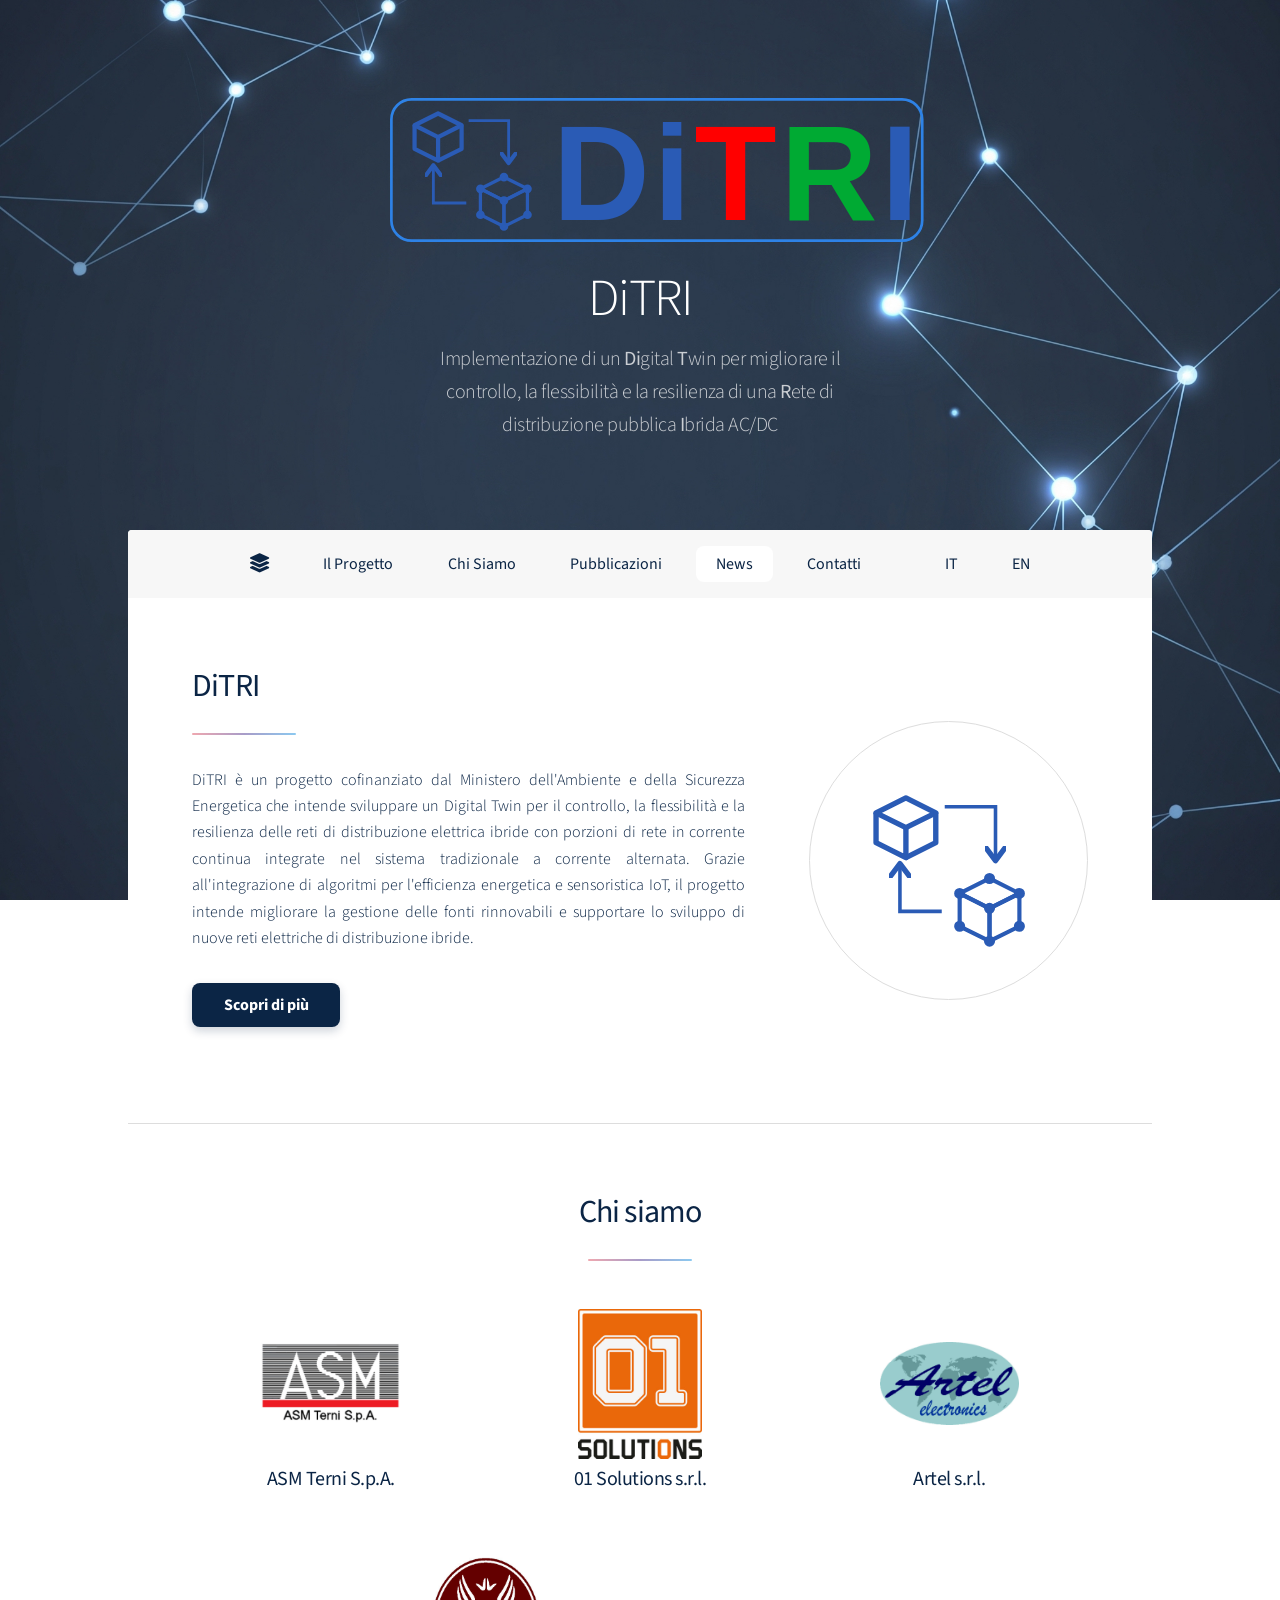
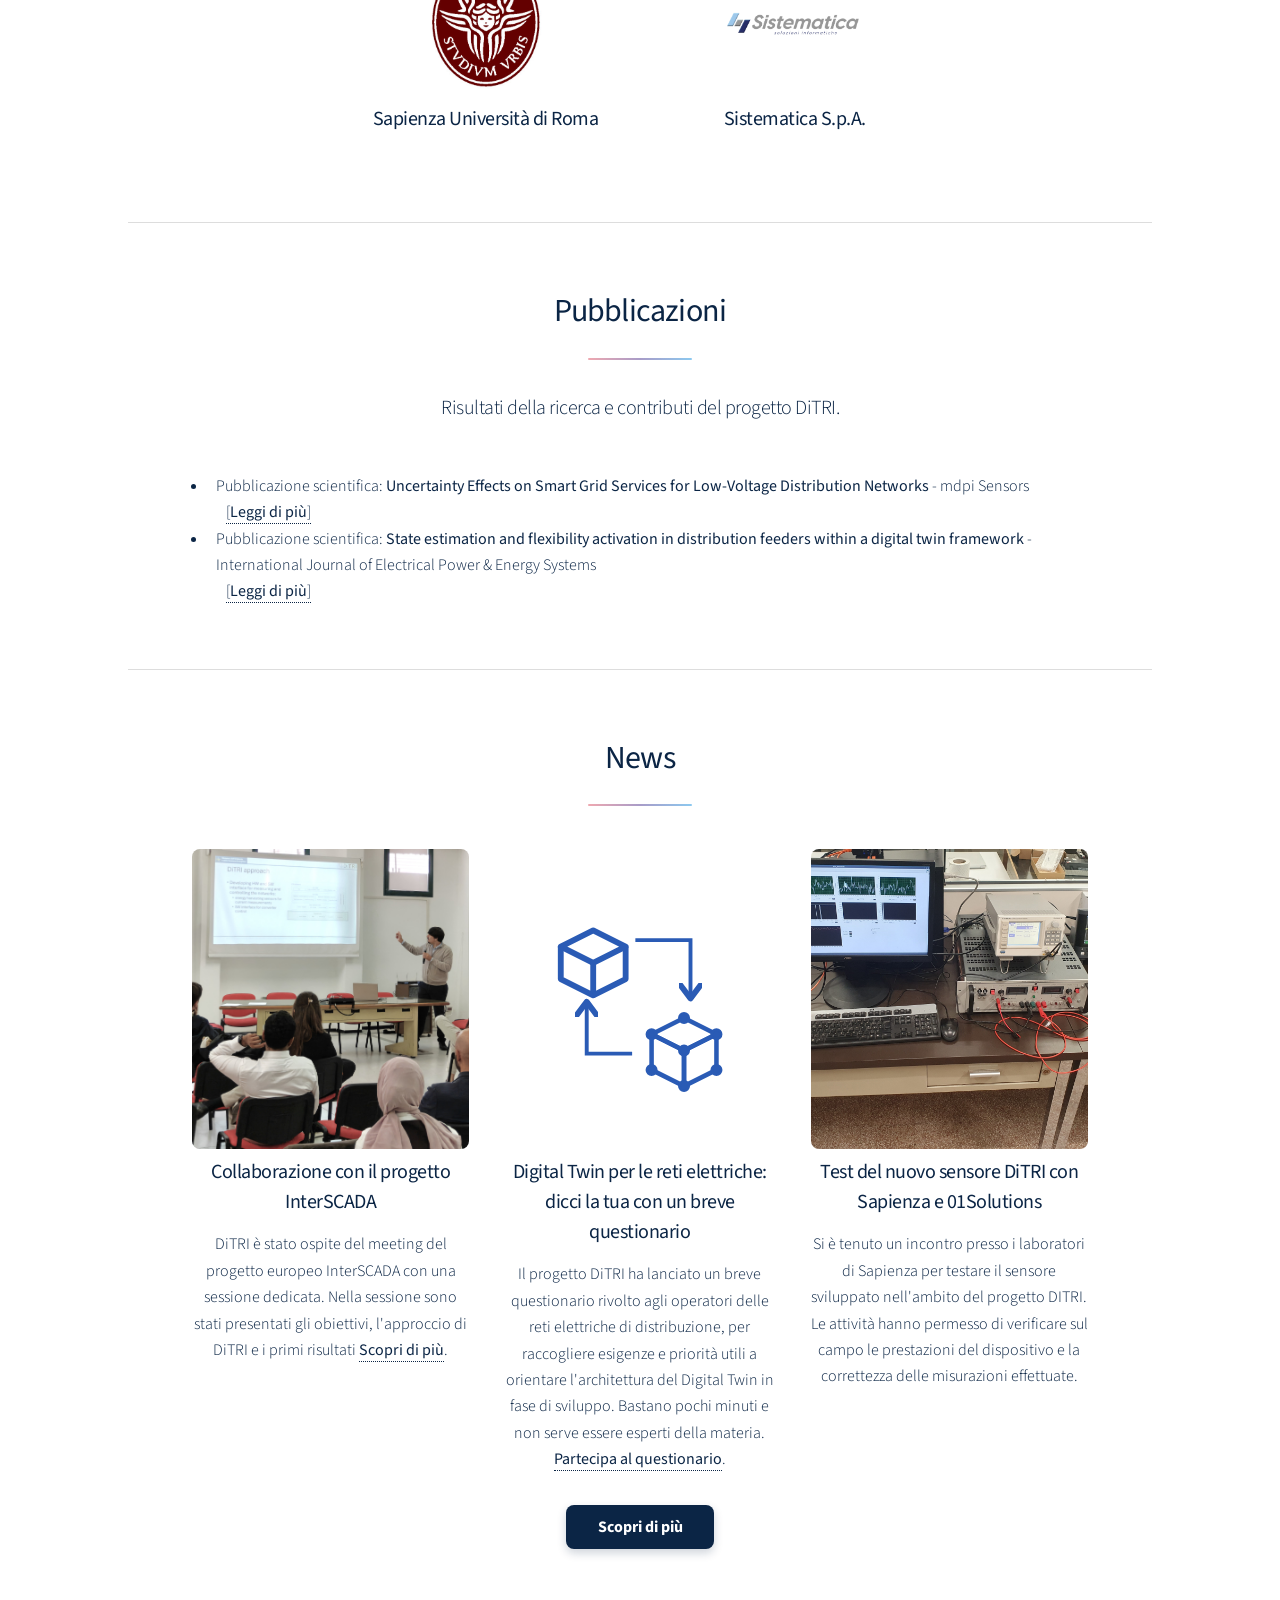
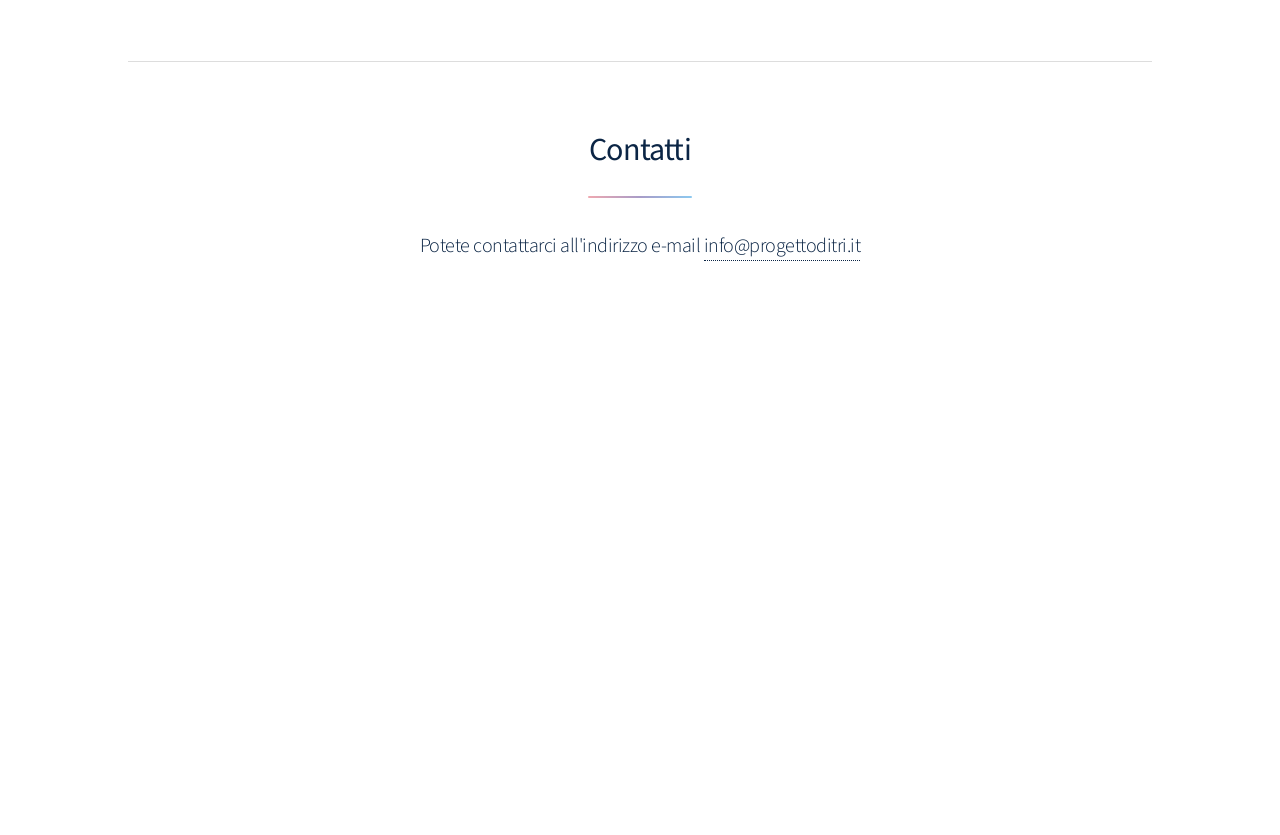
<file: index.html>
<!DOCTYPE HTML>
<!--
	Stellar by HTML5 UP
	html5up.net | @ajlkn
	Free for personal and commercial use under the CCA 3.0 license (html5up.net/license)
-->
<html>
	<head>
		<title>DiTRI</title>
		<meta charset="utf-8" />
		<meta name="viewport" content="width=device-width, initial-scale=1, user-scalable=no" />
		<link rel="stylesheet" href="assets/css/main.css" />
		<noscript><link rel="stylesheet" href="assets/css/noscript.css" /></noscript>
		<style>
			/* Stile per gestire lo switch della lingua */
			.lang-en { display: none; }


		</style>
	</head>
	<body class="is-preload">

		<!-- Wrapper -->
			<div id="wrapper">

				<!-- Header -->
					<header id="header" class="alt">
						<span class="logo"><img src="images/Logo_DiTRi-SF_bianco.svg" alt="" /></span>
						<h1>DiTRI</h1>
						
						<!-- Slogan Italiano -->
						<p class="lang-it">Implementazione di un <strong>Di</strong>gital <strong>T</strong>win per migliorare il<br />
						controllo, la flessibilità e la resilienza di una <strong>R</strong>ete di<br />
						distribuzione pubblica <strong>I</strong>brida AC/DC</p>
						
						<!-- Slogan Inglese -->
						<p class="lang-en">Implementation of a Digital Twin to improve the<br />
						control, flexibility, and resilience of a Public Hybrid<br />
						AC/DC Distribution Network</p>
					</header>

				<!-- Nav -->
					<nav id="nav">
						<ul>
																	<li>
								<a href="index.html" title="Home">
									<span class="icon solid fa-layer-group" style="font-size: 1.2em;"></span>
								</a>
							</li>

							<li><a href="#intro" class="active"><span class="lang-it"><strong>Il Progetto</strong></span><span class="lang-en"><strong>The Project</strong></span></a></li>
							<li><a href="#chi_siamo"><span class="lang-it"><strong>Chi Siamo</strong></span><span class="lang-en"><strong>About Us</strong></span></a></li>
							<li><a href="#second"><span class="lang-it"><strong>Pubblicazioni</strong></span><span class="lang-en"><strong>Publications</strong></span></a></li>
							<li><a href="#first"><span class="lang-it"><strong>News</strong></span><span class="lang-en"><strong>News</strong></span></a></li>
							<li><a href="#cta"><span class="lang-it"><strong>Contatti</strong></span><span class="lang-en"><strong>Contact</strong></span></a></li>
							<li style="vertical-align: middle; padding-left: 15px;"><div id="google_translate_element"></div></li>
							<li><a href="#" class="lang-btn active" onclick="setLanguage('it'); return false;"><strong>IT</strong></a></li>
							<li><a href="#" class="lang-btn" onclick="setLanguage('en'); return false;"><strong>EN</strong></a></li>
						</ul>
					</nav>

				<!-- Main -->
					<div id="main">

						<!-- Introduction -->
							<section id="intro" class="main">
								<div class="spotlight">
									<div class="content">
										<header class="major">
											<h2><strong>DiTRI</strong></h2>
										</header>
										
										<!-- Testo Intro Italiano -->
										<div class="lang-it">
											<p style="text-align: justify;">DiTRI è un progetto cofinanziato dal Ministero dell'Ambiente e della Sicurezza Energetica che intende sviluppare un Digital Twin per il controllo, la flessibilità e la resilienza delle reti di distribuzione elettrica ibride con porzioni di rete in corrente continua integrate nel sistema tradizionale a corrente alternata. Grazie all'integrazione di algoritmi per l'efficienza energetica e sensoristica IoT, il progetto intende migliorare la gestione delle fonti rinnovabili e supportare lo sviluppo di nuove reti elettriche di distribuzione ibride.</p>
											<ul class="actions">
												<li><a href="ditri_overview_2.html" class="button primary" style="background-color: #0b2545 !important; color: #ffffff !important; border: none; font-weight: bold; box-shadow: 0 4px 10px rgba(11, 37, 69, 0.2);">Scopri di più</a></li>
											</ul>
										</div>
										
										<!-- Testo Intro Inglese -->
										<div class="lang-en">
											<p style="text-align: justify;">DiTRI is a project co-funded by the Ministry of Environment and Energy Security aimed at developing a Digital Twin for the control, flexibility, and resilience of hybrid electricity distribution networks featuring direct current sections integrated into the traditional alternating current system. By integrating energy efficiency algorithms and IoT sensing, the project aims to improve renewable source management and support the development of new hybrid distribution grids.</p>
											<ul class="actions">
												<li><a href="ditri_overview_2.html" class="button primary" style="background-color: #0b2545 !important; color: #ffffff !important; border: none; font-weight: bold; box-shadow: 0 4px 10px rgba(11, 37, 69, 0.2);">Scopri di più</a></li>
											</ul>
										</div>
									</div>
									<span class="image"><img src="images/DT.svg" alt="" width="10"></span>
								</div>
							</section>

							<section id="chi_siamo" class="main special">
								<header class="major">
									<h2><span class="lang-it"><strong>Chi siamo</strong></span><span class="lang-en"><strong>About us</strong></span></h2>
								</header>
								<ul class="features">
									<li style="margin-bottom: 0.5rem; text-align: center;">
										<span class="image major style3" style="display: block; text-align: center;">
											<a href="asm.html">
												<img src="images/iloveimg-resized/logo-asm-terni.jpg" alt="ASM Terni" style="display: block; margin: 0 auto; width: 50%; height: 150px; object-fit: contain;" />
											</a>
										</span>
										<h3 style="margin: 0.3rem 0 0; text-align: center;"><strong>ASM Terni S.p.A.</strong></h3>
									</li>
									<li style="margin-bottom: 0.5rem; text-align: center;">
										<span class="image major style3" style="display: block; text-align: center;">
											<a href="01solutions.html">
												<img src="images/iloveimg-resized/logo-01solutions.jpg" alt="01 Solutions" style="display: block; margin: 0 auto; width: 50%; height: 150px; object-fit: contain;" />
											</a>
										</span>
										<h3 style="margin: 0.3rem 0 0; text-align: center;"><strong>01 Solutions s.r.l.</strong></h3>
									</li>
									<li style="margin-bottom: 0.5rem; text-align: center;">
										<span class="image major style3" style="display: block; text-align: center;">
											<a href="artel.html">
												<img src="images/iloveimg-resized/artel.jpg" alt="Artel" style="display: block; margin: 0 auto; width: 50%; height: 150px; object-fit: contain;" />
											</a>
										</span>
										<h3 style="margin: 0.3rem 0 0; text-align: center;"><strong>Artel s.r.l.</strong></h3>
									</li>
									<li style="margin-bottom: 0.5rem; text-align: center;">
										<span class="image major style3" style="display: block; text-align: center;">
											<a href="sapienza.html">
												<img src="images/iloveimg-resized/logo_sapienza_(1).jpg" alt="Sapienza" style="display: block; margin: 0 auto; width: 50%; height: 150px; object-fit: contain;" />
											</a>
										</span>
										<h3 style="margin: 0.3rem 0 0; text-align: center;"><strong>Sapienza Università di Roma</strong></h3>
									</li>
									<li style="margin-bottom: 0.5rem; text-align: center;">
										<span class="image major style3" style="display: block; text-align: center;">
											<a href="sistematica.html">
												<img src="images/iloveimg-resized/logo_sistematica_(1).jpg" alt="Sistematica" style="display: block; margin: 0 auto; width: 50%; height: 150px; object-fit: contain;" />
											</a>
										</span>
										<h3 style="margin: 0.3rem 0 0; text-align: center;"><strong>Sistematica S.p.A.</strong></h3>
									</li>
								</ul>
							</section>

						<!-- Second Section -->
							<section id="second" class="main special">
								<header class="major">
									<h2><span class="lang-it"><strong>Pubblicazioni</strong></span><span class="lang-en"><strong>Publications</strong></span></h2>
									<p class="lang-it">Risultati della ricerca e contributi del progetto DiTRI.</p>
									<p class="lang-en">Research results and contributions from the DiTRI project.</p>
								</header>
								
								<ul style="text-align: left; display: inline-block; margin-bottom: 2em;">
									<li>
										<span class="lang-it">Pubblicazione scientifica:</span><span class="lang-en">Scientific publication:</span> <strong>Uncertainty Effects on Smart Grid Services for Low-Voltage Distribution Networks</strong> - mdpi Sensors <br /> 
										<a href="https://www.mdpi.com/1424-8220/26/6/1800" target="_blank" style="margin-left: 10px;">[<span class="lang-it"><strong>Leggi di più</strong></span><span class="lang-en"><strong>Read more</strong></span>]</a>
									</li>
									<li>
										<span class="lang-it">Pubblicazione scientifica:</span><span class="lang-en">Scientific publication:</span> <strong>State estimation and flexibility activation in distribution feeders within a digital twin framework</strong> - International Journal of Electrical Power & Energy Systems <br />
										<a href="https://www.sciencedirect.com/science/article/pii/S0142061526003133" target="_blank" style="margin-left: 10px;">[<span class="lang-it"><strong>Leggi di più</strong></span><span class="lang-en"><strong>Read more</strong></span>]</a>
									</li>
								</ul>
							</section>
								
							<!-- First Section -->
							<section id="first" class="main special">
								<header class="major">
									<h2><strong>News</strong></h2>
								</header>
								<ul class="features">
									
									<!-- PRIMO POST (Esistente) -->


									<!-- SECONDO POST (Nuovo, allineato automaticamente) -->
									
									<li>
										<span class="image major style3">
											<img src="images/news/meeting.jpg" alt="Questionario DITRI su reti elettriche e digital twin" style="width: 100%; height: 300px; object-fit: cover; vertical-align: middle; margin-top: -5px; aspect-ratio: 16 / 9;" />
										</span>
										<!-- Titolo in Italiano ed Inglese -->
										<h3 class="lang-it"><strong>Collaborazione con il progetto InterSCADA</strong></h3>
										<h3 class="lang-en"><strong>Collaboration with InterSCADA project</strong></h3>
										
										<!-- Descrizione in Italiano ed Inglese -->
										<p class="lang-it">DiTRI è stato ospite del meeting del progetto europeo InterSCADA con una sessione dedicata. Nella sessione sono stati presentati gli obiettivi, l'approccio di DiTRI e i primi risultati <a href="https://interscada.eu/" target="_blank" rel="noopener"><strong>Scopri di più</strong></a>.</p>
										<p class="lang-en">DiTRI was a guest at the InterSCADA project meeting with a dedicated session. The session presented DiTRI’s objectives, approach and first results. <a href="https://interscada.eu/" target="_blank" rel="noopener"><strong>Learn more</strong></a>..</p>
									</li>
									
									
									<li>
										<span class="image major style3">
											<img src="images/news/DT.svg" alt="Questionario DITRI su reti elettriche e digital twin" style="width: 100%; height: 300px; object-fit: contain; vertical-align: middle; margin-top: -5px;" />
										</span>
										<!-- Titolo in Italiano ed Inglese -->
										<h3 class="lang-it"><strong>Digital Twin per le reti elettriche: dicci la tua con un breve questionario</strong></h3>
										<h3 class="lang-en"><strong>Digital Twins for power grids: share your insights in a quick survey</strong></h3>

										<!-- Descrizione in Italiano ed Inglese -->
										<p class="lang-it">Il progetto DiTRI ha lanciato un breve questionario rivolto agli operatori delle reti elettriche di distribuzione, per raccogliere esigenze e priorità utili a orientare l'architettura del Digital Twin in fase di sviluppo. Bastano pochi minuti e non serve essere esperti della materia. <a href="https://forms.gle/hVfHkouvHADAThip9" target="_blank" rel="noopener"><strong>Partecipa al questionario</strong></a>.</p>
										<p class="lang-en">The DiTRI project has launched a short survey for electricity distribution grid operators, aimed at gathering needs and priorities to guide the Digital Twin architecture currently under development. It takes just a few minutes and no prior expertise is required. <a href="https://forms.gle/hVfHkouvHADAThip9" target="_blank" rel="noopener"><strong>Take the survey</strong></a>.</p>
									</li>
									
									<li>
										<span class="image major style3">
											<!-- Sostituisci "nuova_immagine.jpg" con il percorso della tua nuova immagine -->
											<img src="images/news/riunionesapienza.jpg" alt="Nuova News" style="width: 100%; height: 300px; object-fit: cover; vertical-align: middle; margin-top: -5px; aspect-ratio: 16 / 9;" />
										</span>
										<!-- Titolo in Italiano ed Inglese -->
										<h3 class="lang-it"><strong>Test del nuovo sensore DiTRI con Sapienza e 01Solutions</strong></h3>
										<h3 class="lang-en"><strong>Testing of the new DiTRI sensor with Sapienza and 01Solutions</strong></h3>
										
										<!-- Descrizione in Italiano ed Inglese -->
										<p class="lang-it">Si è tenuto un incontro presso i laboratori di Sapienza per testare il sensore sviluppato nell'ambito del progetto DITRI. Le attività hanno permesso di verificare sul campo le prestazioni del dispositivo e la correttezza delle misurazioni effettuate.</p>
										<p class="lang-en">A technical meeting in the Sapienza laboratories was held to test the sensor developed within the DITRI project. The activities allowed for field validation of the device's performance and measurement accuracy.</p>
									</li>
									
									
									

							<div class="lang-it">
								<ul class="actions">
									<li><a href="news.html" class="button"style="background-color: #0b2545 !important; color: #ffffff !important; border: none; font-weight: bold; box-shadow: 0 4px 10px rgba(11, 37, 69, 0.2);">Scopri di più</a></li>
								</ul>
							</div>
							<div class="lang-en">
								<ul class="actions">
									<li><a href="news.html" class="button"style="background-color: #0b2545 !important; color: #ffffff !important; border: none; font-weight: bold; box-shadow: 0 4px 10px rgba(11, 37, 69, 0.2);">Learn more</a></li>
								</ul>
							</div>
							</section>

						<!-- Get Started -->
							<section id="cta" class="main special">
								<header class="major">
									<h2><span class="lang-it"><strong>Contatti</strong></span><span class="lang-en"><strong>Contact</strong></span></h2>
									<p class="lang-it">Potete contattarci all'indirizzo e-mail <a href="mailto:info@progettoditri.it">info@progettoditri.it</a></p>
									<p class="lang-en">You can contact us at the email address <a href="mailto:info@progettoditri.it">info@progettoditri.it</a></p>
								</header>
							</section>

					</div>

				<!-- Footer -->
					<footer id="footer">
						<section>
							<h2><span class="lang-it"><strong>Ringraziamenti</strong></span><span class="lang-en"><strong>Acknowledgments</strong></span></h2>
							<p class="lang-it">Il progetto DiTRI (ID: MI_DDR_00279) ha ricevuto fondi dal MASE a valere sulla iniziativa “Mission 2.0” nell’Area strategica “Dati e digitalizzazione di rete”. Le opinioni espresse in questo documento riflettono esclusivamente il punto di vista dell’autore e non rappresentano in alcun modo le opinioni del MASE. Il MASE non è responsabile di alcun uso che possa essere fatto delle informazioni in esso contenute.</p>
							<p class="lang-en">The DiTRI project (ID: MI_DDR_00279) received funding from MASE under the "Mission 2.0" initiative in the Strategic Area "Network Data and Digitalization". The views expressed in this document reflect exclusively the author's opinions and do not in any way represent the views of MASE. MASE is not responsible for any use that may be made of the information contained therein.</p>
						</section>
						<section>
							<ul class="icons">
								<li><a href="https://www.linkedin.com/company/ditri/" class="icon brands fa-linkedin alt"><span class="label">Linkedin</span></a></li>								<li><a href="#" class="icon brands fa-github alt"><span class="label">GitHub</span></a></li>
								<li><a href="#" class="icon brands fa-dribbble alt"><span class="label">Dribbble</span></a></li>
							</ul>
						</section>
						<p class="copyright">&copy; Untitled. Design: <a href="https://html5up.net">HTML5 UP</a>.</p>
					</footer>

			</div>

		<!-- Scripts -->
			<script src="assets/js/jquery.min.js"></script>
			<script src="assets/js/jquery.scrollex.min.js"></script>
			<script src="assets/js/jquery.scrolly.min.js"></script>
			<script src="assets/js/browser.min.js"></script>
			<script src="assets/js/breakpoints.min.js"></script>
			<script src="assets/js/util.js"></script>
			<script src="assets/js/main.js"></script>
			
			<!-- Funzione JavaScript per lo Switch Lingua -->
			<script>
				function setLanguage(lang) {
					// Memorizza la scelta nel browser dell'utente
					localStorage.setItem('selectedLanguage', lang);
					
					// Mostra/Nascondi gli elementi appropriati
					if(lang === 'en') {
						$('.lang-it').hide();
						$('.lang-en').show();
						$('.lang-btn').removeClass('active');
						$('a[onclick^="setLanguage(\'en\')"]').addClass('active');
					} else {
						$('.lang-en').hide();
						$('.lang-it').show();
						$('.lang-btn').removeClass('active');
						$('a[onclick^="setLanguage(\'it\')"]').addClass('active');
					}
					// Forza il ricalcolo delle posizioni per la barra di navigazione fissa di Stellar
					if(typeof jQuery !== 'undefined' && $('#nav').length) {
						$(window).trigger('resize');
					}
				}

				// Controlla se l'utente aveva già scelto una lingua in precedenza
				$(document).ready(function() {
					var savedLang = localStorage.getItem('selectedLanguage') || 'it';
					setLanguage(savedLang);
				});
			</script>

	</body>
</html>
</file>
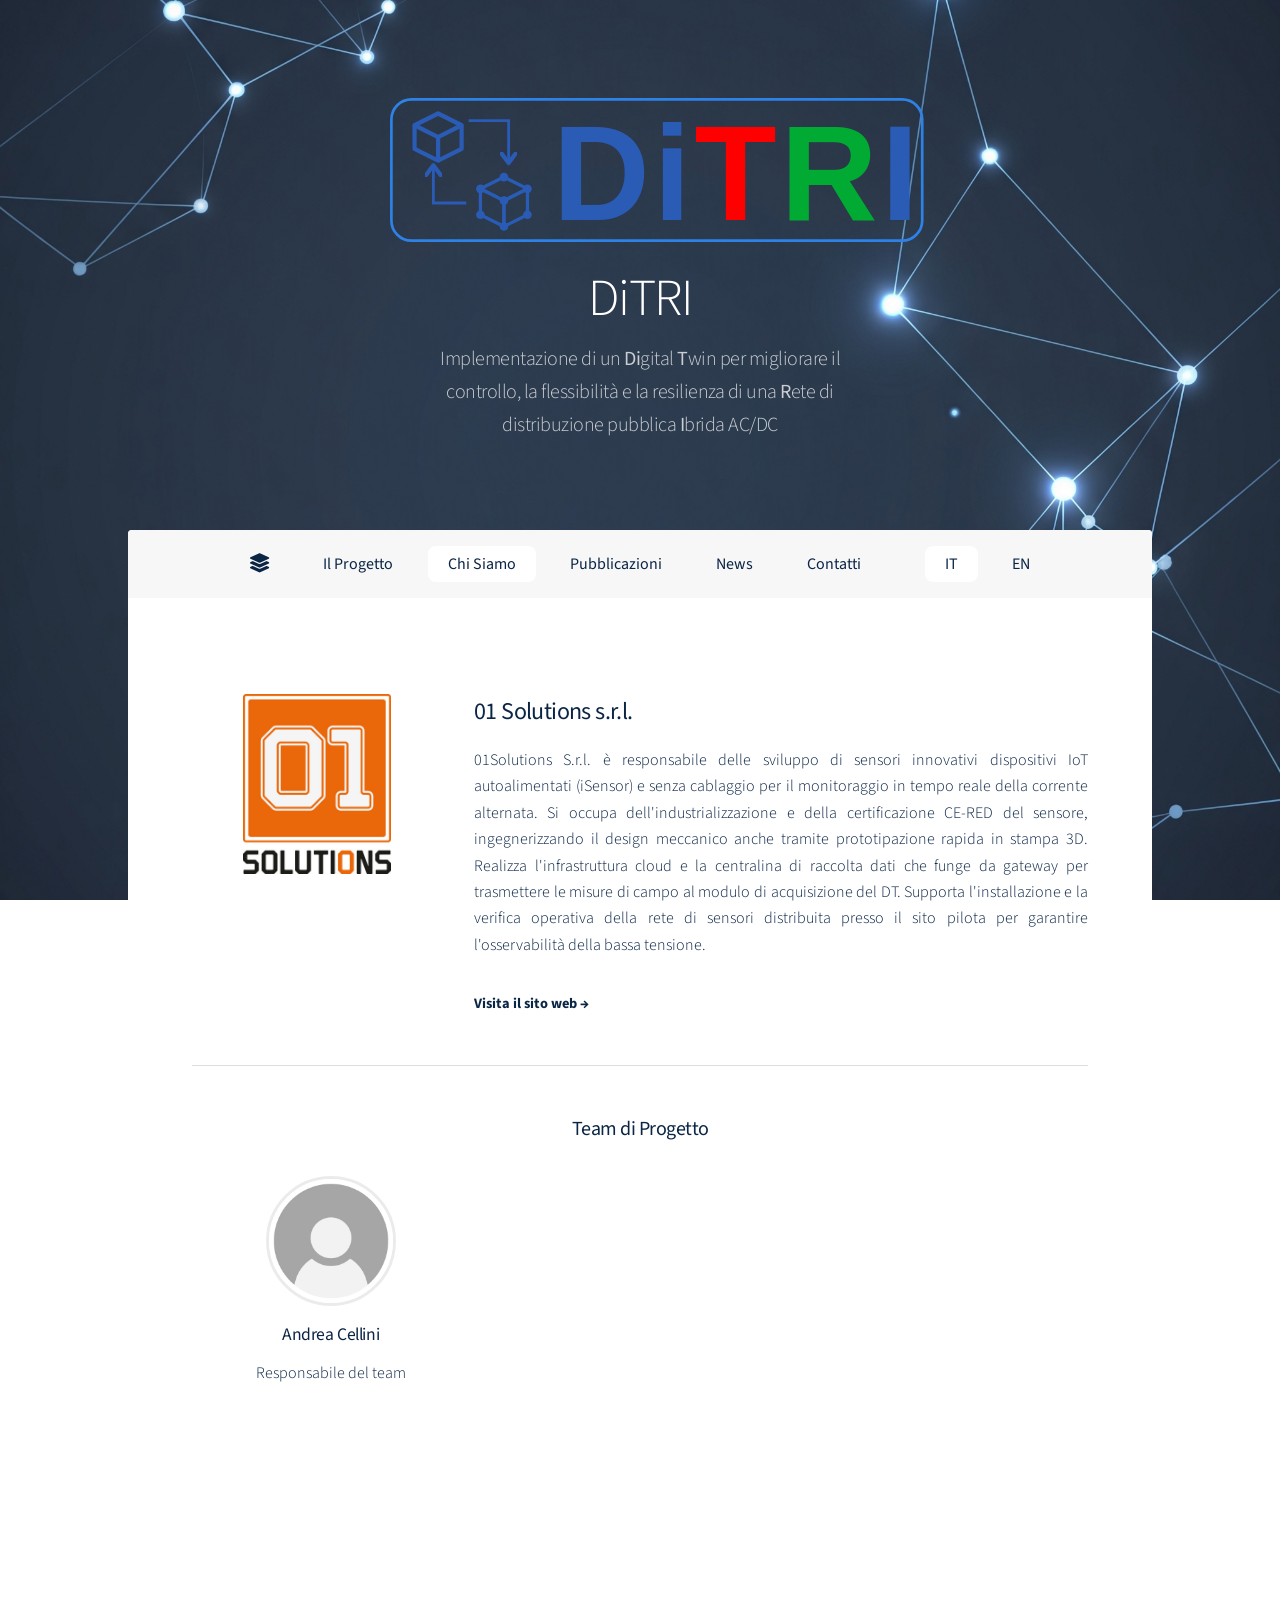
<file: 01solutions.html>
<!DOCTYPE HTML>
<!--
	Stellar by HTML5 UP | Personalizzato per DiTRI
-->
<html>
	<head>
		<title>DiTRI</title>
		<meta charset="utf-8" />
		<meta name="viewport" content="width=device-width, initial-scale=1, user-scalable=no" />
		<link rel="stylesheet" href="assets/css/main.css" />
		<noscript><link rel="stylesheet" href="assets/css/noscript.css" /></noscript>
		<style>
			.lang-en { display: none; }
			
			/* Layout per la sezione Azienda (Logo a Sinistra, Testo a Destra) */
			.company-header {
				display: flex;
				align-items: flex-start;
				gap: 2rem;
				margin-bottom: 3rem;
			}
			.company-logo-container {
				flex: 0 0 30%;
				max-width: 250px;
				text-align: center;
			}
			.company-logo-container img {
				width: 100%;
				height: auto;
				max-height: 180px;
				object-fit: contain;
			}
			.company-details {
				flex: 1;
				text-align: justify;
			}
			
			/* Layout Fototessera Team allineate di 3 in 3 */
			.team-grid {
				display: grid;
				grid-template-columns: repeat(3, 1fr);
				gap: 2rem;
				margin-top: 1.5rem;
			}
			.team-member {
				text-align: center;
			}
			.team-member img {
				width: 130px;
				height: 130px;
				border-radius: 50%;
				object-fit: cover;
				margin: 0 auto 1rem auto;
				display: block;
				border: 3px solid rgba(0,0,0,0.08);
			}

			/* Responsive per schermi piccoli (Smartphone) */
			@media screen and (max-width: 736px) {
				.company-header {
					flex-direction: column;
					align-items: center;
				}
				.company-logo-container {
					max-width: 100%;
				}
				.team-grid {
					grid-template-columns: repeat(1, 1fr);
				}
			}
		</style>
	</head>
	<body class="is-preload">

		<!-- Wrapper -->
			<div id="wrapper">

				<!-- Header -->
					<header id="header" class="alt">
						<span class="logo"><img src="images/Logo_DiTRi-SF_bianco.svg" alt="DiTRI Logo" /></span>
						<h1>DiTRI</h1>
						<p class="lang-it">Implementazione di un <strong>Di</strong>gital <strong>T</strong>win per migliorare il<br />
						controllo, la flessibilità e la resilienza di una <strong>R</strong>ete di<br />
						distribuzione pubblica <strong>I</strong>brida AC/DC</p>
						<p class="lang-en">Implementation of a <strong>Di</strong>gital <strong>T</strong>win to improve the<br />
						control, flexibility, and resilience of a Public <strong>H</strong>ybrid AC/DC Distribution Network</p>
					</header>

				<!-- Nav -->
					<nav id="nav">
						<ul>
																	<li>
								<a href="index.html" title="Home">
									<span class="icon solid fa-layer-group" style="font-size: 1.2em;"></span>
								</a>
							</li>

							<li><a href="index.html#intro"><span class="lang-it"><strong>Il Progetto</strong></span><span class="lang-en"><strong>The Project</strong></span></a></li>
							<li><a href="index.html#chi_siamo" class="active nav-active"><span class="lang-it"><strong>Chi Siamo</strong></span><span class="lang-en"><strong>About Us</strong></span></a></li>
							<li><a href="index.html#second"><span class="lang-it"><strong>Pubblicazioni</strong></span><span class="lang-en"><strong>Publications</strong></span></a></li>
							<li><a href="index.html#first"><span class="lang-it"><strong>News</strong></span><span class="lang-en"><strong>News</strong></span></a></li>
							<li><a href="index.html#cta"><span class="lang-it"><strong>Contatti</strong></span><span class="lang-en"><strong>Contact</strong></span></a></li>
							<li style="vertical-align: middle; padding-left: 15px;"><div id="google_translate_element"></div></li>
							<li><a href="#" class="lang-btn active" onclick="setLanguage('it'); return false;"><strong>IT</strong></a></li>
							<li><a href="#" class="lang-btn" onclick="setLanguage('en'); return false;"><strong>EN</strong></a></li>
						</ul>
					</nav>

				<!-- Main -->
					<div id="main">

						<!-- Content Section -->
							<section id="content" class="main" style="margin-top: 2rem;">
								
								<!-- SEZIONE AZIENDA: FIGURA A SINISTRA + TESTO A DESTRA -->
								<div class="company-header">
									<div class="company-logo-container">
										<img src="images/iloveimg-resized/logo-01solutions.jpg" alt="Logo Azienda" />
									</div>
									<div class="company-details">
										<h2><strong>01 Solutions s.r.l.</strong></h2>
										
										<!-- Descrizione IT -->
										<div class="lang-it">
											<p>01Solutions S.r.l. è responsabile delle sviluppo di sensori innovativi dispositivi IoT autoalimentati (iSensor) e senza cablaggio per il monitoraggio in tempo reale della corrente alternata. Si occupa dell'industrializzazione e della certificazione CE-RED del sensore, ingegnerizzando il design meccanico anche tramite prototipazione rapida in stampa 3D. Realizza l'infrastruttura cloud e la centralina di raccolta dati che funge da gateway per trasmettere le misure di campo al modulo di acquisizione del DT. Supporta l'installazione e la verifica operativa della rete di sensori distribuita presso il sito pilota per garantire l'osservabilità della bassa tensione.</p>
											
																																											<div style="margin-top: 15px;">
    <a href="https://01.solutions/" target="_blank" rel="noopener noreferrer" style="border-bottom: none; text-decoration: none; color: #0b2545; font-weight: bold; font-size: 0.9em;">
        <span class="lang-it">Visita il sito web &rarr;</span>
        <span class="lang-en">Visit website &rarr;</span>
    </a>
</div>
										</div>
										
										<!-- Descrizione EN -->
										<div class="lang-en">
											<p>01Solutions S.r.l. develops iSensors, innovative self-powered, wireless IoT devices for real-time monitoring of alternating current. The company handles the industrialization and CE-RED certification of the sensor, engineering the mechanical design—including through rapid prototyping using 3D printing. It develops the cloud infrastructure and the data collection unit, which acts as a gateway to transmit field measurements to the DT acquisition module. It supports the installation and operational testing of the distributed sensor network at the pilot site to ensure the observability of low-voltage systems.</p>
										<div style="margin-top: 15px;">
    <a href="https://01.solutions/" target="_blank" rel="noopener noreferrer" style="border-bottom: none; text-decoration: none; color: #0b2545; font-weight: bold; font-size: 0.9em;">
        <span class="lang-it">Visita il sito web &rarr;</span>
        <span class="lang-en">Visit website &rarr;</span>
    </a>
</div>
										
										</div>
									</div>
								</div>

								<hr />

								<!-- SEZIONE TEAM: FOTOTESSERE ALLINEATE 3 IN 3 -->
								<div style="margin-top: 3rem;">
									<h3 style="text-align: center; margin-bottom: 2rem;">
										<span class="lang-it"><strong>Team di Progetto</strong></span>
										<span class="lang-en"><strong>Project Team</strong></span>
									</h3>

									<div class="team-grid">
										
										<!-- Membro 1 -->
										<div class="team-member">
											<img src="images/team/avatar.avif" alt="Mario Rossi" />
											<h4><strong>Andrea Cellini</strong></h4>
											<p style="margin: 0;">Responsabile del team<br /> </p>
										</div>


 										<!-- Membro 6 -->
<!--										<div class="team-member">
											<img src="images/team/avatar.avif" alt="Marco Viola" />
											<h4><strong>Marco Viola</strong></h4>
											<p style="margin: 0;">Specialista IoT</p>
										</div> -->
									</div>
								</div>

							</section>

					</div>

				<!-- Footer -->
					<footer id="footer">
						<section>
							<h2><span class="lang-it"><strong>Ringraziamenti</strong></span><span class="lang-en"><strong>Acknowledgments</strong></span></h2>
							<p class="lang-it">Il progetto <strong>DiTRI</strong> (ID: MI_DDR_00279) ha ricevuto fondi dal <strong>MASE</strong> a valere sulla iniziativa <strong>“Mission 2.0”</strong> nell’Area strategica <strong>“Dati e digitalizzazione di rete”</strong>. Le opinioni espresse in questo documento riflettono esclusivamente il punto di vista dell’autore e non rappresentano in alcun modo le opinioni del MASE. Il MASE non è responsabile di alcun uso che possa essere fatto delle informazioni in esso contenute.</p>
							<p class="lang-en">The <strong>DiTRI</strong> project (ID: MI_DDR_00279) received funding from <strong>MASE</strong> under the <strong>"Mission 2.0"</strong> initiative in the Strategic Area <strong>"Network Data and Digitalization"</strong>. The views expressed in this document reflect exclusively the author's opinions and do not in any way represent the views of MASE. MASE is not responsible for any use that may be made of the information contained therein.</p>
						</section>
						<section>
							<ul class="icons">
								<li><a href="https://www.linkedin.com/company/ditri/" class="icon brands fa-linkedin alt"><span class="label">Linkedin</span></a></li>								<li><a href="#" class="icon brands fa-github alt"><span class="label">GitHub</span></a></li>
								<li><a href="#" class="icon brands fa-dribbble alt"><span class="label">Dribbble</span></a></li>
							</ul>
						</section>
						<p class="copyright">&copy; Untitled. Design: <a href="https://html5up.net">HTML5 UP</a>.</p>
					</footer>

			</div>

		<!-- Scripts -->
			<script src="assets/js/jquery.min.js"></script>
			<script src="assets/js/jquery.scrollex.min.js"></script>
			<script src="assets/js/jquery.scrolly.min.js"></script>
			<script src="assets/js/browser.min.js"></script>
			<script src="assets/js/breakpoints.min.js"></script>
			<script src="assets/js/util.js"></script>
			<script src="assets/js/main.js"></script>
			
<script>
    function setLanguage(lang) {
        localStorage.setItem('selectedLanguage', lang);
        
        if(lang === 'en') {
            $('.lang-it').hide();
            $('.lang-en').show();
            // Aggiorna lo stato dei soli pulsanti lingua
            $('.lang-btn').removeClass('active');
            $('a[onclick*="\'en\'"]').addClass('active');
        } else {
            $('.lang-en').hide();
            $('.lang-it').show();
            // Aggiorna lo stato dei soli pulsanti lingua
            $('.lang-btn').removeClass('active');
            $('a[onclick*="\'it\'"]').addClass('active');
        }

        // ASSICURA CHE "CHI SIAMO" RIMANGA ATTIVO/EVIDENZIATO
        ripristinaNavAttiva();
    }

    function ripristinaNavAttiva() {
        // Seleziona il link di "Chi Siamo" e forza la classe active
        $('a[href*="#chi_siamo"]').addClass('active nav-active');
    }

    $(window).on('load', function() {
        var savedLang = localStorage.getItem('selectedLanguage') || 'it';
        setLanguage(savedLang);
        $('body').removeClass('is-preload');

        // Garantisce che al caricamento il tasto sia attivo
        ripristinaNavAttiva();

        setTimeout(function() {
            $('html, body').scrollTop($("#main").offset().top - 60);
        }, 100);
    });

    // Protezione extra: se Stellar.js prova a rimuovere la classe al click
    $(document).on('click', '.lang-btn', function() {
        setTimeout(ripristinaNavAttiva, 50);
    });
</script>

	</body>
</html>
</file>
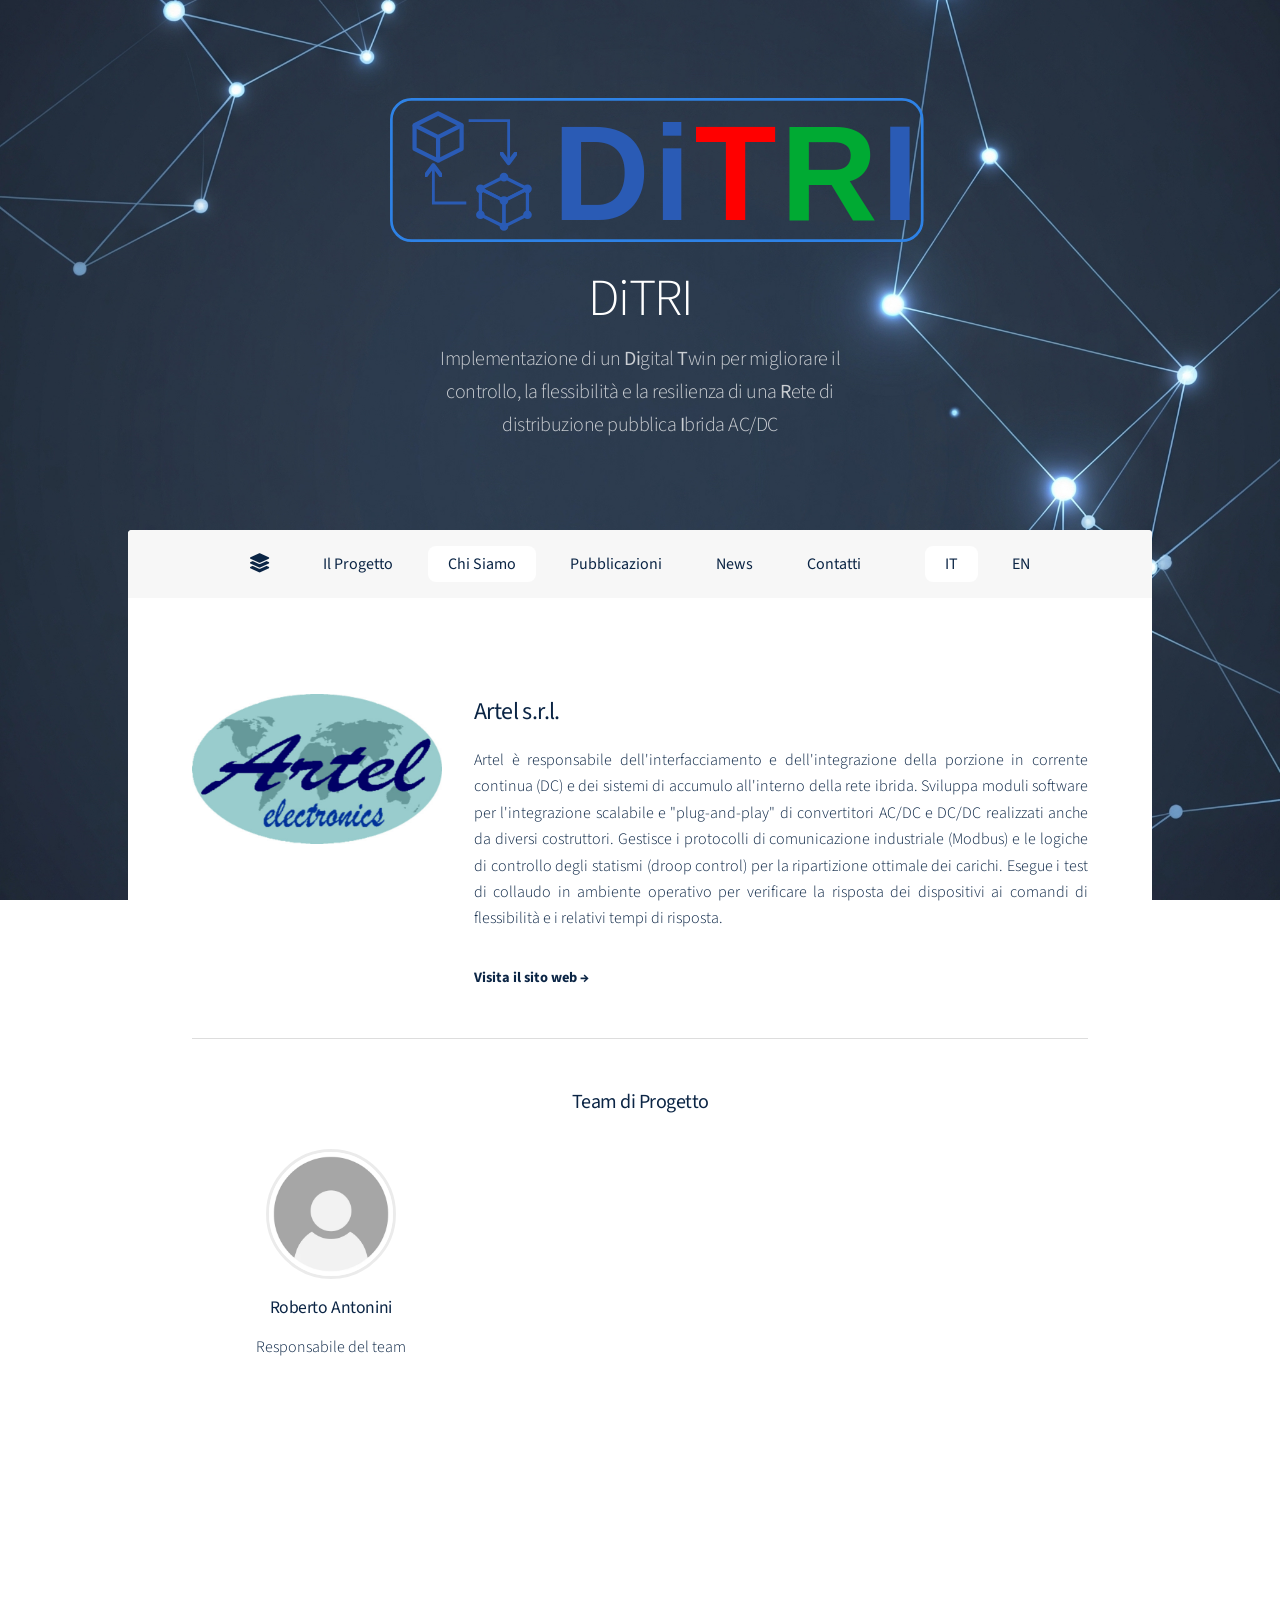
<file: artel.html>
<!DOCTYPE HTML>
<!--
	Stellar by HTML5 UP | Personalizzato per DiTRI
-->
<html>
	<head>
		<title>DiTRI</title>
		<meta charset="utf-8" />
		<meta name="viewport" content="width=device-width, initial-scale=1, user-scalable=no" />
		<link rel="stylesheet" href="assets/css/main.css" />
		<noscript><link rel="stylesheet" href="assets/css/noscript.css" /></noscript>
		<style>
			.lang-en { display: none; }
			
			/* Layout per la sezione Azienda (Logo a Sinistra, Testo a Destra) */
			.company-header {
				display: flex;
				align-items: flex-start;
				gap: 2rem;
				margin-bottom: 3rem;
			}
			.company-logo-container {
				flex: 0 0 30%;
				max-width: 250px;
				text-align: center;
			}
			.company-logo-container img {
				width: 100%;
				height: auto;
				max-height: 180px;
				object-fit: contain;
			}
			.company-details {
				flex: 1;
				text-align: justify;
			}
			
			/* Layout Fototessera Team allineate di 3 in 3 */
			.team-grid {
				display: grid;
				grid-template-columns: repeat(3, 1fr);
				gap: 2rem;
				margin-top: 1.5rem;
			}
			.team-member {
				text-align: center;
			}
			.team-member img {
				width: 130px;
				height: 130px;
				border-radius: 50%;
				object-fit: cover;
				margin: 0 auto 1rem auto;
				display: block;
				border: 3px solid rgba(0,0,0,0.08);
			}

			/* Responsive per schermi piccoli (Smartphone) */
			@media screen and (max-width: 736px) {
				.company-header {
					flex-direction: column;
					align-items: center;
				}
				.company-logo-container {
					max-width: 100%;
				}
				.team-grid {
					grid-template-columns: repeat(1, 1fr);
				}
			}
		</style>
	</head>
	<body class="is-preload">

		<!-- Wrapper -->
			<div id="wrapper">

				<!-- Header -->
					<header id="header" class="alt">
						<span class="logo"><img src="images/Logo_DiTRi-SF_bianco.svg" alt="DiTRI Logo" /></span>
						<h1>DiTRI</h1>
						<p class="lang-it">Implementazione di un <strong>Di</strong>gital <strong>T</strong>win per migliorare il<br />
						controllo, la flessibilità e la resilienza di una <strong>R</strong>ete di<br />
						distribuzione pubblica <strong>I</strong>brida AC/DC</p>
						<p class="lang-en">Implementation of a <strong>Di</strong>gital <strong>T</strong>win to improve the<br />
						control, flexibility, and resilience of a Public <strong>H</strong>ybrid AC/DC Distribution Network</p>
					</header>

				<!-- Nav -->
					<nav id="nav">
						<ul>
																	<li>
								<a href="index.html" title="Home">
									<span class="icon solid fa-layer-group" style="font-size: 1.2em;"></span>
								</a>
							</li>

							<li><a href="index.html#intro"><span class="lang-it"><strong>Il Progetto</strong></span><span class="lang-en"><strong>The Project</strong></span></a></li>
							<li><a href="index.html#chi_siamo" class="active nav-active"><span class="lang-it"><strong>Chi Siamo</strong></span><span class="lang-en"><strong>About Us</strong></span></a></li>
							<li><a href="index.html#second"><span class="lang-it"><strong>Pubblicazioni</strong></span><span class="lang-en"><strong>Publications</strong></span></a></li>
							<li><a href="index.html#first"><span class="lang-it"><strong>News</strong></span><span class="lang-en"><strong>News</strong></span></a></li>
							<li><a href="index.html#cta"><span class="lang-it"><strong>Contatti</strong></span><span class="lang-en"><strong>Contact</strong></span></a></li>
							<li style="vertical-align: middle; padding-left: 15px;"><div id="google_translate_element"></div></li>
							<li><a href="#" class="lang-btn active" onclick="setLanguage('it'); return false;"><strong>IT</strong></a></li>
							<li><a href="#" class="lang-btn" onclick="setLanguage('en'); return false;"><strong>EN</strong></a></li>
						</ul>
					</nav>

				<!-- Main -->
					<div id="main">

						<!-- Content Section -->
							<section id="content" class="main" style="margin-top: 2rem;">
								
								<!-- SEZIONE AZIENDA: FIGURA A SINISTRA + TESTO A DESTRA -->
								<div class="company-header">
									<div class="company-logo-container">
										<img src="images/iloveimg-resized/artel.jpg" alt="Logo Azienda" />
									</div>
									<div class="company-details">
										<h2><strong>Artel s.r.l.</strong></h2>
										
										<!-- Descrizione IT -->
										<div class="lang-it">
											<p>Artel è responsabile dell'interfacciamento e dell'integrazione della porzione in corrente continua (DC) e dei sistemi di accumulo all'interno della rete ibrida. Sviluppa moduli software per l'integrazione scalabile e "plug-and-play" di convertitori AC/DC e DC/DC realizzati anche da diversi costruttori. Gestisce i protocolli di comunicazione industriale (Modbus) e le logiche di controllo degli statismi (droop control) per la ripartizione ottimale dei carichi. Esegue i test di collaudo in ambiente operativo per verificare la risposta dei dispositivi ai comandi di flessibilità e i relativi tempi di risposta.</p>
																															<div style="margin-top: 15px;">
    <a href="https://www.artelsrl.it" target="_blank" rel="noopener noreferrer" style="border-bottom: none; text-decoration: none; color: #0b2545; font-weight: bold; font-size: 0.9em;">
        <span class="lang-it">Visita il sito web &rarr;</span>
        <span class="lang-en">Visit website &rarr;</span>
    </a>
</div>
										</div>
										
										<!-- Descrizione EN -->
										<div class="lang-en">
											<p>Artel is the responsible for interfacing and integrating the direct current (DC) portion and storage systems within the hybrid grid. Develops software modules for the scalable, “plug-and-play” integration of AC/DC and DC/DC converters, including those manufactured by different vendors. Manages industrial communication protocols (Modbus) and droop control logic for optimal load balancing. Performs acceptance testing in an operational environment to verify the devices’ response to flexibility commands and their associated response times.</p>
																					<div style="margin-top: 15px;">
    <a href="https://www.artelsrl.it" target="_blank" rel="noopener noreferrer" style="border-bottom: none; text-decoration: none; color: #0b2545; font-weight: bold; font-size: 0.9em;">
        <span class="lang-it">Visita il sito web &rarr;</span>
        <span class="lang-en">Visit website &rarr;</span>
    </a>
</div>
										
										</div>
									</div>
								</div>

								<hr />

								<!-- SEZIONE TEAM: FOTOTESSERE ALLINEATE 3 IN 3 -->
								<div style="margin-top: 3rem;">
									<h3 style="text-align: center; margin-bottom: 2rem;">
										<span class="lang-it"><strong>Team di Progetto</strong></span>
										<span class="lang-en"><strong>Project Team</strong></span>
									</h3>

									<div class="team-grid">
										
										<!-- Membro 1 -->
										<div class="team-member">
											<img src="images/team/avatar.avif" alt="Mario Rossi" />
											<h4><strong>Roberto Antonini</strong></h4>
											<p style="margin: 0;">Responsabile del team<br /> </p>
										</div>


 										<!-- Membro 6 -->
<!--										<div class="team-member">
											<img src="images/team/avatar.avif" alt="Marco Viola" />
											<h4><strong>Marco Viola</strong></h4>
											<p style="margin: 0;">Specialista IoT</p>
										</div> -->
									</div>
								</div>

							</section>

					</div>

				<!-- Footer -->
					<footer id="footer">
						<section>
							<h2><span class="lang-it"><strong>Ringraziamenti</strong></span><span class="lang-en"><strong>Acknowledgments</strong></span></h2>
							<p class="lang-it">Il progetto <strong>DiTRI</strong> (ID: MI_DDR_00279) ha ricevuto fondi dal <strong>MASE</strong> a valere sulla iniziativa <strong>“Mission 2.0”</strong> nell’Area strategica <strong>“Dati e digitalizzazione di rete”</strong>. Le opinioni espresse in questo documento riflettono esclusivamente il punto di vista dell’autore e non rappresentano in alcun modo le opinioni del MASE. Il MASE non è responsabile di alcun uso che possa essere fatto delle informazioni in esso contenute.</p>
							<p class="lang-en">The <strong>DiTRI</strong> project (ID: MI_DDR_00279) received funding from <strong>MASE</strong> under the <strong>"Mission 2.0"</strong> initiative in the Strategic Area <strong>"Network Data and Digitalization"</strong>. The views expressed in this document reflect exclusively the author's opinions and do not in any way represent the views of MASE. MASE is not responsible for any use that may be made of the information contained therein.</p>
						</section>
						<section>
							<ul class="icons">
								<li><a href="https://www.linkedin.com/company/ditri/" class="icon brands fa-linkedin alt"><span class="label">Linkedin</span></a></li>								<li><a href="#" class="icon brands fa-github alt"><span class="label">GitHub</span></a></li>
								<li><a href="#" class="icon brands fa-dribbble alt"><span class="label">Dribbble</span></a></li>
							</ul>
						</section>
						<p class="copyright">&copy; Untitled. Design: <a href="https://html5up.net">HTML5 UP</a>.</p>
					</footer>

			</div>

		<!-- Scripts -->
			<script src="assets/js/jquery.min.js"></script>
			<script src="assets/js/jquery.scrollex.min.js"></script>
			<script src="assets/js/jquery.scrolly.min.js"></script>
			<script src="assets/js/browser.min.js"></script>
			<script src="assets/js/breakpoints.min.js"></script>
			<script src="assets/js/util.js"></script>
			<script src="assets/js/main.js"></script>
			
<script>
    function setLanguage(lang) {
        localStorage.setItem('selectedLanguage', lang);
        
        if(lang === 'en') {
            $('.lang-it').hide();
            $('.lang-en').show();
            // Aggiorna lo stato dei soli pulsanti lingua
            $('.lang-btn').removeClass('active');
            $('a[onclick*="\'en\'"]').addClass('active');
        } else {
            $('.lang-en').hide();
            $('.lang-it').show();
            // Aggiorna lo stato dei soli pulsanti lingua
            $('.lang-btn').removeClass('active');
            $('a[onclick*="\'it\'"]').addClass('active');
        }

        // ASSICURA CHE "CHI SIAMO" RIMANGA ATTIVO/EVIDENZIATO
        ripristinaNavAttiva();
    }

    function ripristinaNavAttiva() {
        // Seleziona il link di "Chi Siamo" e forza la classe active
        $('a[href*="#chi_siamo"]').addClass('active nav-active');
    }

    $(window).on('load', function() {
        var savedLang = localStorage.getItem('selectedLanguage') || 'it';
        setLanguage(savedLang);
        $('body').removeClass('is-preload');

        // Garantisce che al caricamento il tasto sia attivo
        ripristinaNavAttiva();

        setTimeout(function() {
            $('html, body').scrollTop($("#main").offset().top - 60);
        }, 100);
    });

    // Protezione extra: se Stellar.js prova a rimuovere la classe al click
    $(document).on('click', '.lang-btn', function() {
        setTimeout(ripristinaNavAttiva, 50);
    });
</script>

	</body>
</html>
</file>
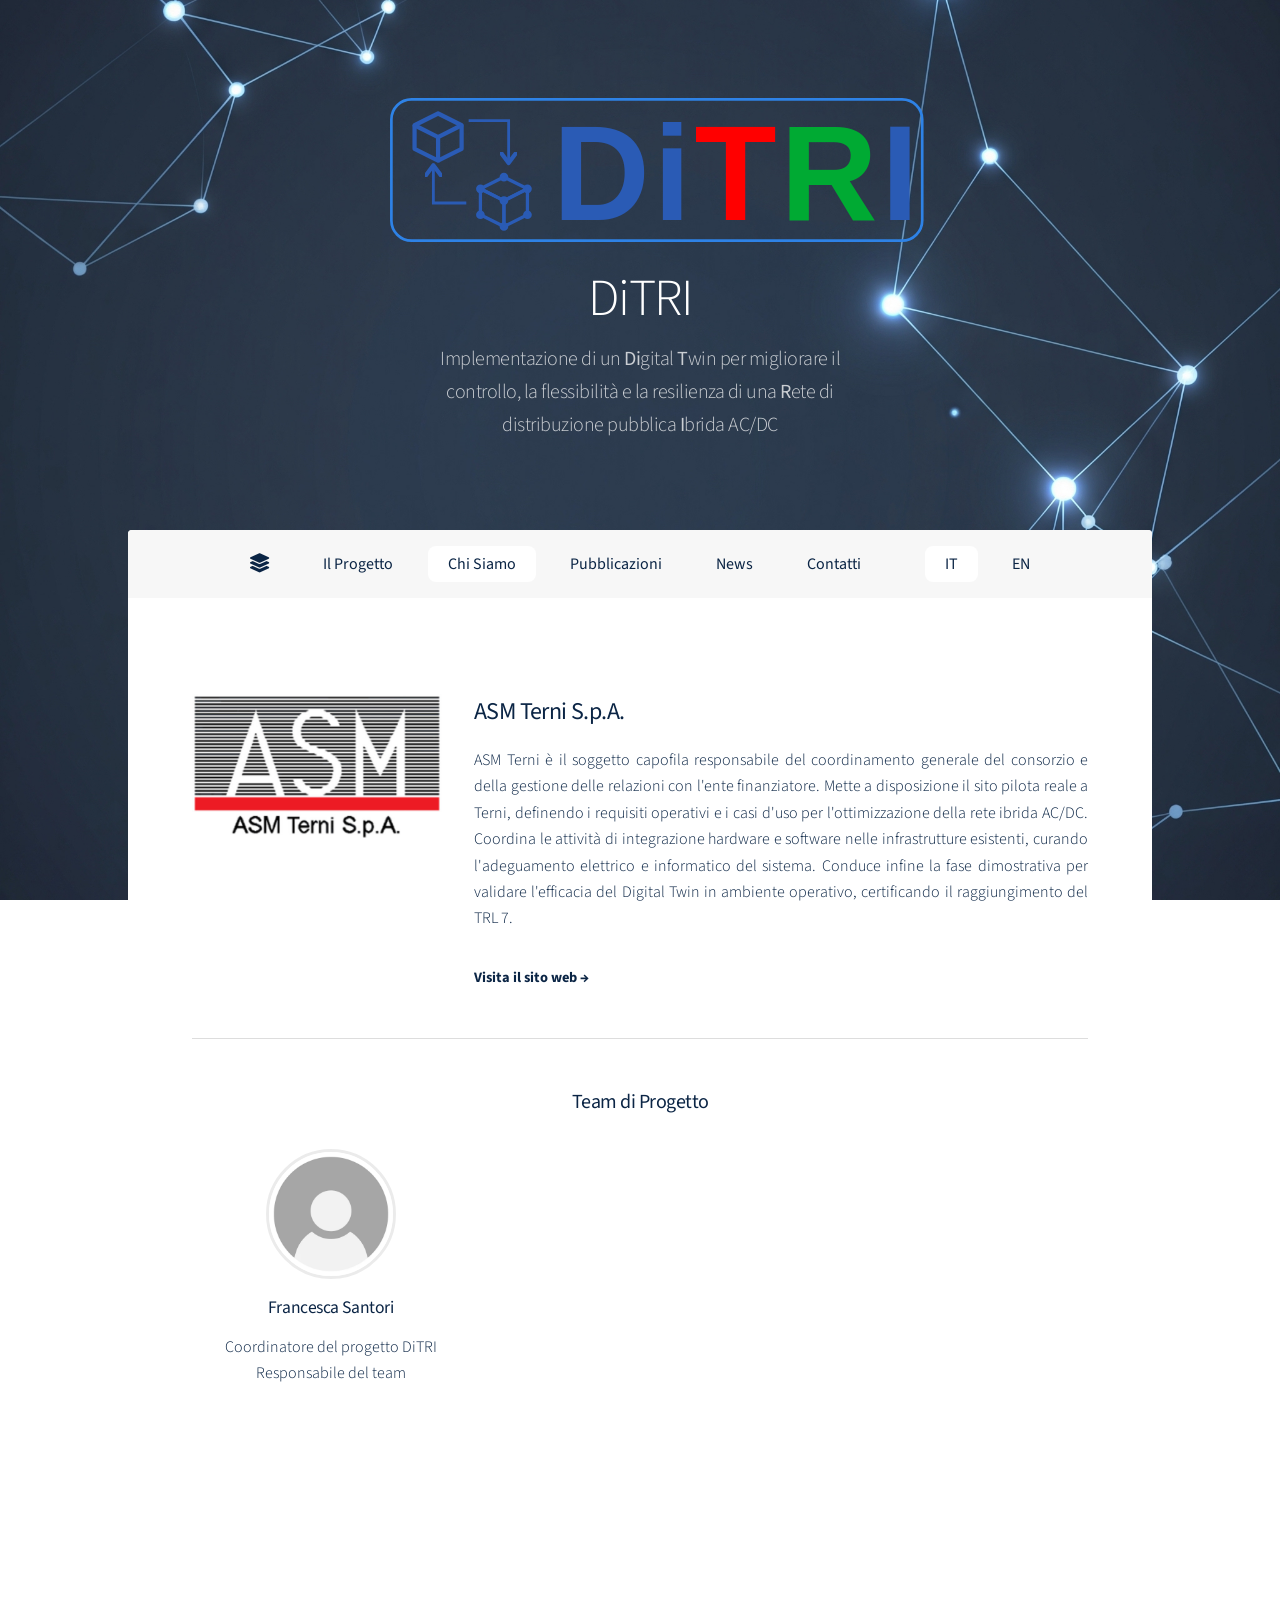
<file: asm.html>
<!DOCTYPE HTML>
<!--
	Stellar by HTML5 UP | Personalizzato per DiTRI
-->
<html>
	<head>
		<title>DiTRI</title>
		<meta charset="utf-8" />
		<meta name="viewport" content="width=device-width, initial-scale=1, user-scalable=no" />
		<link rel="stylesheet" href="assets/css/main.css" />
		<noscript><link rel="stylesheet" href="assets/css/noscript.css" /></noscript>
		<style>
			.lang-en { display: none; }
			
			/* Layout per la sezione Azienda (Logo a Sinistra, Testo a Destra) */
			.company-header {
				display: flex;
				align-items: flex-start;
				gap: 2rem;
				margin-bottom: 3rem;
			}
			.company-logo-container {
				flex: 0 0 30%;
				max-width: 250px;
				text-align: center;
			}
			.company-logo-container img {
				width: 100%;
				height: auto;
				max-height: 180px;
				object-fit: contain;
			}
			.company-details {
				flex: 1;
				text-align: justify;
			}
			
			/* Layout Fototessera Team allineate di 3 in 3 */
			.team-grid {
				display: grid;
				grid-template-columns: repeat(3, 1fr);
				gap: 2rem;
				margin-top: 1.5rem;
			}
			.team-member {
				text-align: center;
			}
			.team-member img {
				width: 130px;
				height: 130px;
				border-radius: 50%;
				object-fit: cover;
				margin: 0 auto 1rem auto;
				display: block;
				border: 3px solid rgba(0,0,0,0.08);
			}

			/* Responsive per schermi piccoli (Smartphone) */
			@media screen and (max-width: 736px) {
				.company-header {
					flex-direction: column;
					align-items: center;
				}
				.company-logo-container {
					max-width: 100%;
				}
				.team-grid {
					grid-template-columns: repeat(1, 1fr);
				}
			}
		</style>
	</head>
	<body class="is-preload">

		<!-- Wrapper -->
			<div id="wrapper">

				<!-- Header -->
					<header id="header" class="alt">
						<span class="logo"><img src="images/Logo_DiTRi-SF_bianco.svg" alt="DiTRI Logo" /></span>
						<h1>DiTRI</h1>
						<p class="lang-it">Implementazione di un <strong>Di</strong>gital <strong>T</strong>win per migliorare il<br />
						controllo, la flessibilità e la resilienza di una <strong>R</strong>ete di<br />
						distribuzione pubblica <strong>I</strong>brida AC/DC</p>
						<p class="lang-en">Implementation of a <strong>Di</strong>gital <strong>T</strong>win to improve the<br />
						control, flexibility, and resilience of a Public <strong>H</strong>ybrid AC/DC Distribution Network</p>
					</header>

				<!-- Nav -->
					<nav id="nav">
						<ul>
																		<li>
								<a href="index.html" title="Home">
									<span class="icon solid fa-layer-group" style="font-size: 1.2em;"></span>
								</a>
							</li>

							<li><a href="index.html#intro"><span class="lang-it"><strong>Il Progetto</strong></span><span class="lang-en"><strong>The Project</strong></span></a></li>
							<li><a href="index.html#chi_siamo" class="active nav-active"><span class="lang-it"><strong>Chi Siamo</strong></span><span class="lang-en"><strong>About Us</strong></span></a></li>
							<li><a href="index.html#second"><span class="lang-it"><strong>Pubblicazioni</strong></span><span class="lang-en"><strong>Publications</strong></span></a></li>
							<li><a href="index.html#first"><span class="lang-it"><strong>News</strong></span><span class="lang-en"><strong>News</strong></span></a></li>
							<li><a href="index.html#cta"><span class="lang-it"><strong>Contatti</strong></span><span class="lang-en"><strong>Contact</strong></span></a></li>
							<li style="vertical-align: middle; padding-left: 15px;"><div id="google_translate_element"></div></li>
							<li><a href="#" class="lang-btn active" onclick="setLanguage('it'); return false;"><strong>IT</strong></a></li>
							<li><a href="#" class="lang-btn" onclick="setLanguage('en'); return false;"><strong>EN</strong></a></li>
						</ul>
					</nav>

				<!-- Main -->
					<div id="main">

						<!-- Content Section -->
							<section id="content" class="main" style="margin-top: 2rem;">
								
								<!-- SEZIONE AZIENDA: FIGURA A SINISTRA + TESTO A DESTRA -->
								<div class="company-header">
									<div class="company-logo-container">
										<img src="images/iloveimg-resized/logo-asm-terni.jpg" alt="Logo Azienda" />
									</div>
									<div class="company-details">
										<h2><strong>ASM Terni S.p.A.</strong></h2>
										
										<!-- Descrizione IT -->
										<div class="lang-it">
											<p>ASM Terni è il soggetto capofila responsabile del coordinamento generale del consorzio e della gestione delle relazioni con l'ente finanziatore. Mette a disposizione il sito pilota reale a Terni, definendo i requisiti operativi e i casi d'uso per l'ottimizzazione della rete ibrida AC/DC. Coordina le attività di integrazione hardware e software nelle infrastrutture esistenti, curando l'adeguamento elettrico e informatico del sistema. Conduce infine la fase dimostrativa per validare l'efficacia del Digital Twin in ambiente operativo, certificando il raggiungimento del TRL 7.</p>
																															<div style="margin-top: 15px;">
    <a href="https://www.asmterni.it" target="_blank" rel="noopener noreferrer" style="border-bottom: none; text-decoration: none; color: #0b2545; font-weight: bold; font-size: 0.9em;">
        <span class="lang-it">Visita il sito web &rarr;</span>
        <span class="lang-en">Visit website &rarr;</span>
    </a>
</div>
										</div>
										
										<!-- Descrizione EN -->
										<div class="lang-en">
											<p>ASM Terni is the lead partner responsible for the overall coordination of the consortium and for managing relations with the funding agency. It provides the real-world pilot site in Terni, defining the operational requirements and use cases for optimizing the hybrid AC/DC network. It coordinates hardware and software integration activities within the existing infrastructure, overseeing the electrical and IT adaptation of the system. Finally, it conducts the demonstration phase to validate the effectiveness of the Digital Twin in an operational environment, certifying the achievement of TRL 7.</p>
																					<div style="margin-top: 15px;">
    <a href="https://www.asmterni.it" target="_blank" rel="noopener noreferrer" style="border-bottom: none; text-decoration: none; color: #0b2545; font-weight: bold; font-size: 0.9em;">
        <span class="lang-it">Visita il sito web &rarr;</span>
        <span class="lang-en">Visit website &rarr;</span>
    </a>
</div>
										</div>
									</div>
								</div>

								<hr />

								<!-- SEZIONE TEAM: FOTOTESSERE ALLINEATE 3 IN 3 -->
								<div style="margin-top: 3rem;">
									<h3 style="text-align: center; margin-bottom: 2rem;">
										<span class="lang-it"><strong>Team di Progetto</strong></span>
										<span class="lang-en"><strong>Project Team</strong></span>
									</h3>

									<div class="team-grid">
										
										<!-- Membro 1 -->
										<div class="team-member">
											<img src="images/team/avatar.avif" alt="Mario Rossi" />
											<h4><strong>Francesca Santori</strong></h4>
											<p style="margin: 0;">Coordinatore del progetto DiTRI <br />Responsabile del team<br /> </p>
										</div>


 										<!-- Membro 6 -->
<!--										<div class="team-member">
											<img src="images/team/avatar.avif" alt="Marco Viola" />
											<h4><strong>Marco Viola</strong></h4>
											<p style="margin: 0;">Specialista IoT</p>
										</div> -->
									</div>
								</div>

							</section>

					</div>

				<!-- Footer -->
					<footer id="footer">
						<section>
							<h2><span class="lang-it"><strong>Ringraziamenti</strong></span><span class="lang-en"><strong>Acknowledgments</strong></span></h2>
							<p class="lang-it">Il progetto <strong>DiTRI</strong> (ID: MI_DDR_00279) ha ricevuto fondi dal <strong>MASE</strong> a valere sulla iniziativa <strong>“Mission 2.0”</strong> nell’Area strategica <strong>“Dati e digitalizzazione di rete”</strong>. Le opinioni espresse in questo documento riflettono esclusivamente il punto di vista dell’autore e non rappresentano in alcun modo le opinioni del MASE. Il MASE non è responsabile di alcun uso che possa essere fatto delle informazioni in esso contenute.</p>
							<p class="lang-en">The <strong>DiTRI</strong> project (ID: MI_DDR_00279) received funding from <strong>MASE</strong> under the <strong>"Mission 2.0"</strong> initiative in the Strategic Area <strong>"Network Data and Digitalization"</strong>. The views expressed in this document reflect exclusively the author's opinions and do not in any way represent the views of MASE. MASE is not responsible for any use that may be made of the information contained therein.</p>
						</section>
						<section>
							<ul class="icons">
								<li><a href="https://www.linkedin.com/company/ditri/" class="icon brands fa-linkedin alt"><span class="label">Linkedin</span></a></li>								<li><a href="#" class="icon brands fa-github alt"><span class="label">GitHub</span></a></li>
								<li><a href="#" class="icon brands fa-dribbble alt"><span class="label">Dribbble</span></a></li>
							</ul>
						</section>
						<p class="copyright">&copy; Untitled. Design: <a href="https://html5up.net">HTML5 UP</a>.</p>
					</footer>

			</div>

		<!-- Scripts -->
			<script src="assets/js/jquery.min.js"></script>
			<script src="assets/js/jquery.scrollex.min.js"></script>
			<script src="assets/js/jquery.scrolly.min.js"></script>
			<script src="assets/js/browser.min.js"></script>
			<script src="assets/js/breakpoints.min.js"></script>
			<script src="assets/js/util.js"></script>
			<script src="assets/js/main.js"></script>
			
			<!-- Script personalizzato per Lingua e Scroll Automatico -->
<!-- Script personalizzato per Lingua e Scroll Automatico -->
<script>
    function setLanguage(lang) {
        localStorage.setItem('selectedLanguage', lang);
        
        if(lang === 'en') {
            $('.lang-it').hide();
            $('.lang-en').show();
            // Aggiorna lo stato dei soli pulsanti lingua
            $('.lang-btn').removeClass('active');
            $('a[onclick*="\'en\'"]').addClass('active');
        } else {
            $('.lang-en').hide();
            $('.lang-it').show();
            // Aggiorna lo stato dei soli pulsanti lingua
            $('.lang-btn').removeClass('active');
            $('a[onclick*="\'it\'"]').addClass('active');
        }

        // ASSICURA CHE "CHI SIAMO" RIMANGA ATTIVO/EVIDENZIATO
        ripristinaNavAttiva();
    }

    function ripristinaNavAttiva() {
        // Seleziona il link di "Chi Siamo" e forza la classe active
        $('a[href*="#chi_siamo"]').addClass('active nav-active');
    }

    $(window).on('load', function() {
        var savedLang = localStorage.getItem('selectedLanguage') || 'it';
        setLanguage(savedLang);
        $('body').removeClass('is-preload');

        // Garantisce che al caricamento il tasto sia attivo
        ripristinaNavAttiva();

        setTimeout(function() {
            $('html, body').scrollTop($("#main").offset().top - 60);
        }, 100);
    });

    // Protezione extra: se Stellar.js prova a rimuovere la classe al click
    $(document).on('click', '.lang-btn', function() {
        setTimeout(ripristinaNavAttiva, 50);
    });
</script>

	</body>
</html>
</file>
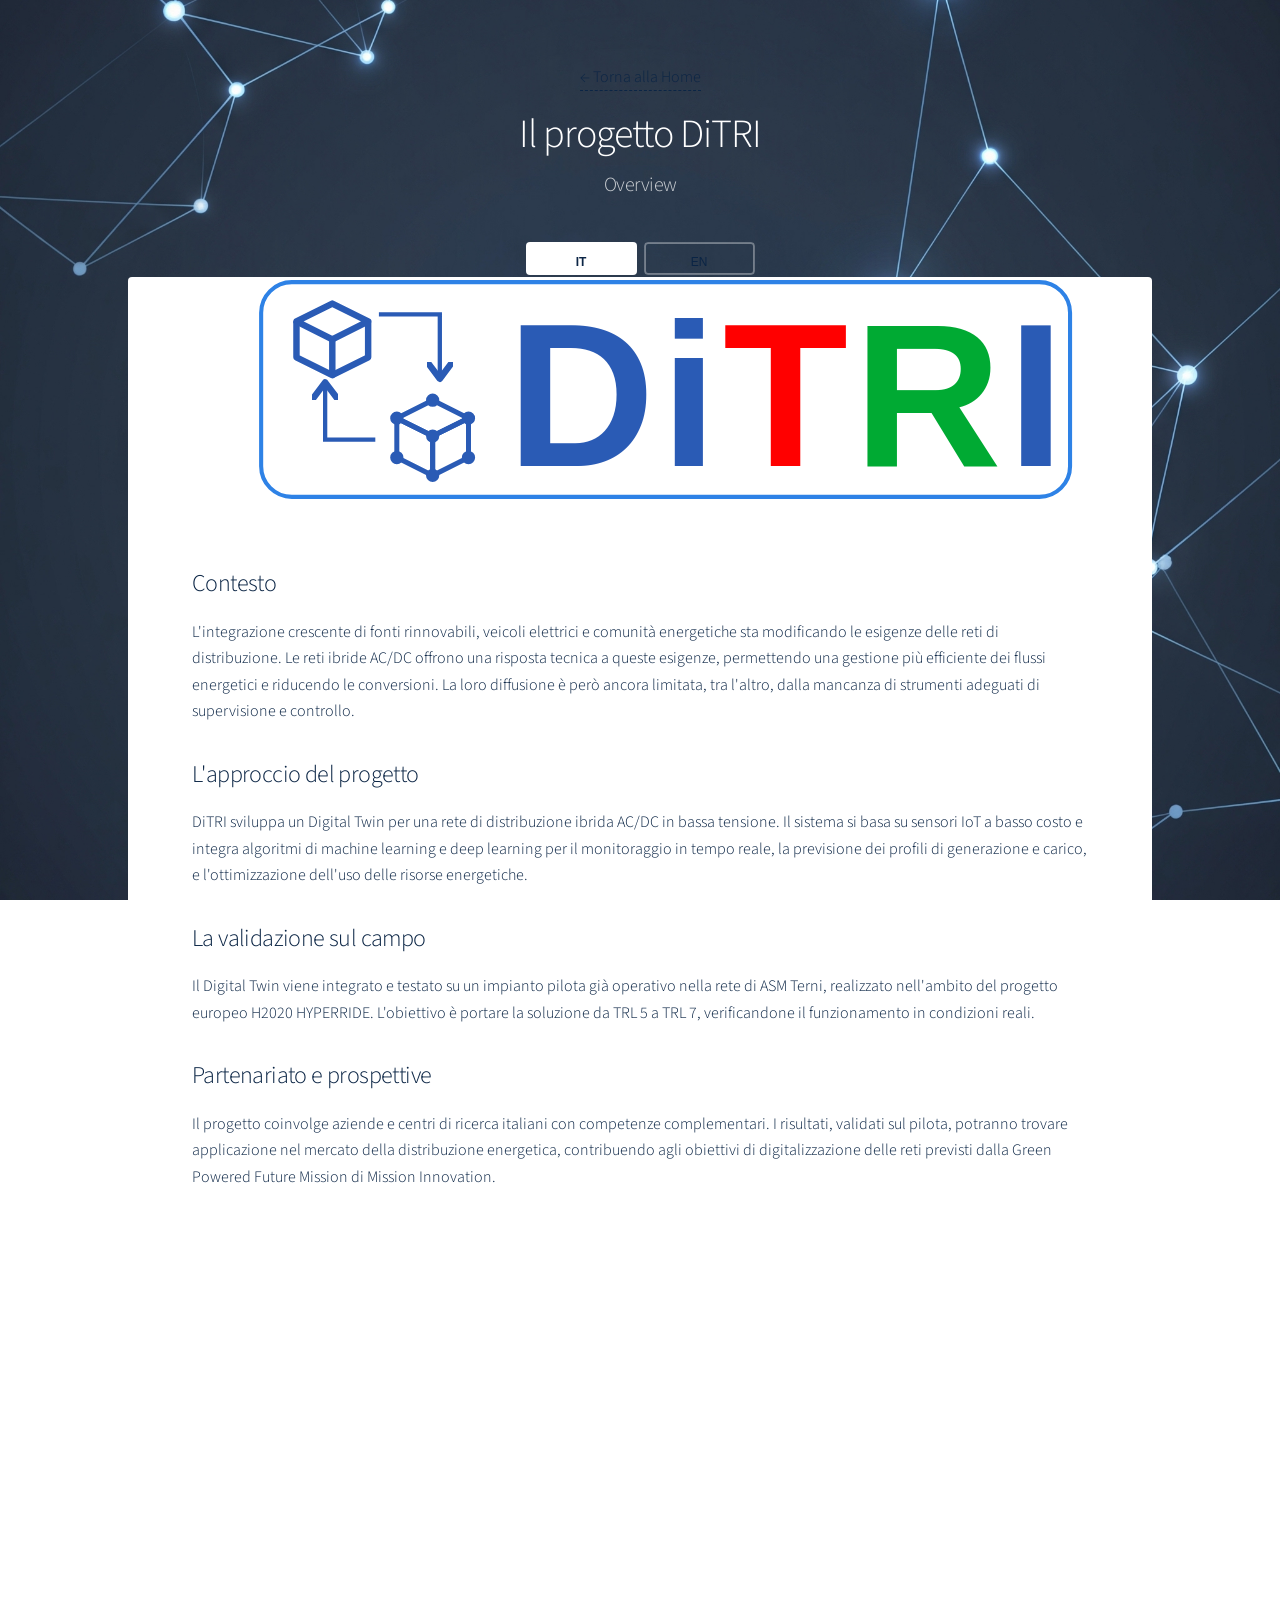
<file: ditri_overview.html>
<!DOCTYPE HTML>
<!--
	Stellar by HTML5 UP
	html5up.net | @ajlkn
	Free for personal and commercial use under the CCA 3.0 license (html5up.net/license)
-->
<html>
	<head>
		<title class="lang-it">Dettaglio sul progetto</title>
		<title class="lang-en">Project Details</title>
		<meta charset="utf-8" />
		<meta name="viewport" content="width=device-width, initial-scale=1, user-scalable=no" />
		<link rel="stylesheet" href="assets/css/main.css" />
		<noscript><link rel="stylesheet" href="assets/css/noscript.css" /></noscript>
		<style>
			.lang-en { display: none; }
			.lang-switch-container {
				margin-top: 15px;
				display: block;
			}
			.lang-btn {
				background: transparent;
				border: 1px solid rgba(255, 255, 255, 0.3);
				color: #fff !important;
				padding: 0.2em 0.6em;
				cursor: pointer;
				font-size: 0.75em;
				border-radius: 4px;
				margin: 0 2px;
				transition: all 0.2s ease;
			}
			.lang-btn.active {
				background: #fff;
				color: #63757d !important;
				font-weight: bold;
			}
			.nav-back {
				display: inline-block;
				margin-bottom: 20px;
				text-decoration: none;
				border-bottom: 1px dashed;
			}
		</style>
	</head>
	<body class="is-preload">

		<!-- Wrapper -->
			<div id="wrapper">

				<!-- Header -->
					<header id="header">
						<a href="index.html" class="nav-back"><span class="lang-it">&larr; Torna alla Home</span><span class="lang-en">&larr; Back to Home</span></a>
						<h1><span class="lang-it">Il progetto DiTRI</span><span class="lang-en">The DiTRI Project</span></h1>
						<p>Overview</p>
						
						<!-- Finestra Switch Lingua nell'Header dell'overview -->
						<div class="lang-switch-container">
							<button class="lang-btn active" onclick="setLanguage('it')">IT</button>
							<button class="lang-btn" onclick="setLanguage('en')">EN</button>
						</div>
					</header>

				<!-- Main -->
					<div id="main">

						<!-- Content -->
							<section id="content" class="main">
								<span class="image main"><img src="images/Logo_DiTRi-SF_bianco.svg" alt="DiTRI Logo" /></span>
								
								<!-- CONTENUTO IN ITALIANO -->
								<div class="lang-it">
									<h2>Contesto</h2>
									<p>L'integrazione crescente di fonti rinnovabili, veicoli elettrici e comunità energetiche sta modificando le esigenze delle reti di distribuzione. Le reti ibride AC/DC offrono una risposta tecnica a queste esigenze, permettendo una gestione più efficiente dei flussi energetici e riducendo le conversioni. La loro diffusione è però ancora limitata, tra l'altro, dalla mancanza di strumenti adeguati di supervisione e controllo.</p>

									<h2>L'approccio del progetto</h2>
									<p>DiTRI sviluppa un Digital Twin per una rete di distribuzione ibrida AC/DC in bassa tensione. Il sistema si basa su sensori IoT a basso costo e integra algoritmi di machine learning e deep learning per il monitoraggio in tempo reale, la previsione dei profili di generazione e carico, e l'ottimizzazione dell'uso delle risorse energetiche.</p>

									<h2>La validazione sul campo</h2>
									<p>Il Digital Twin viene integrato e testato su un impianto pilota già operativo nella rete di ASM Terni, realizzato nell'ambito del progetto europeo H2020 HYPERRIDE. L'obiettivo è portare la soluzione da TRL 5 a TRL 7, verificandone il funzionamento in condizioni reali.</p>

									<h2>Partenariato e prospettive</h2>
									<p>Il progetto coinvolge aziende e centri di ricerca italiani con competenze complementari. I risultati, validati sul pilota, potranno trovare applicazione nel mercato della distribuzione energetica, contribuendo agli obiettivi di digitalizzazione delle reti previsti dalla Green Powered Future Mission di Mission Innovation.</p>
								</div>
								
								<!-- CONTENUTO IN INGLESE -->
								<div class="lang-en">
									<h2>Context</h2>
									<p>The increasing integration of renewable sources, electric vehicles, and energy communities is reshaping the demands on distribution networks. Hybrid AC/DC grids offer a technical solution to these requirements, enabling more efficient energy flow management and reducing power conversions. However, their widespread adoption is still limited, among other factors, by the lack of adequate supervision and control tools.</p>

									<h2>Project Approach</h2>
									<p>DiTRI develops a Digital Twin for a low-voltage hybrid AC/DC distribution network. The system relies on low-cost IoT sensors and integrates machine learning and deep learning algorithms for real-time monitoring, forecasting generation and load profiles, and optimizing the use of energy resources.</p>

									<h2>Field Validation</h2>
									<p>The Digital Twin is integrated and tested on a pilot plant already operational within the ASM Terni network, built as part of the European H2020 HYPERRIDE project. The objective is to scale the solution from TRL 5 to TRL 7, verifying its operation under real-world conditions.</p>

									<h2>Partnership and Outlook</h2>
									<p>The project involves Italian companies and research centers with complementary expertise. The results, validated on the pilot, will find application in the energy distribution market, contributing to the grid digitalization targets set by the Green Powered Future Mission of Mission Innovation.</p>
								</div>
							</section>

					</div>

				<!-- Footer -->
					<footer id="footer">
						<section>
							<h2><span class="lang-it">Ringraziamenti</span><span class="lang-en">Acknowledgments</span></h2>
							<p class="lang-it">Il progetto DiTRI (ID: MI_DDR_00279) ha ricevuto fondi dal MASE a valere sulla iniziativa “Mission 2.0” nell’Area strategica “Dati e digitalizzazione di rete”. Le opinioni espresse in questo documento riflettono esclusivamente il punto di vista dell’autore e non rappresentano in alcun modo le opinioni del MASE. Il MASE non è responsabile di alcun uso che possa essere fatto delle informazioni in esso contenute.</p>
							<p class="lang-en">The DiTRI project (ID: MI_DDR_00279) received funding from MASE under the "Mission 2.0" initiative in the Strategic Area "Network Data and Digitalization". The views expressed in this document reflect exclusively the author's opinions and do not in any way represent the views of MASE. MASE is not responsible for any use that may be made of the information contained therein.</p>
						</section>
						<section>
							<ul class="icons">
								<li><a href="#" class="icon brands fa-linkedin alt"><span class="label">Linkedin</span></a></li>
								<li><a href="#" class="icon brands fa-github alt"><span class="label">GitHub</span></a></li>
								<li><a href="#" class="icon brands fa-dribbble alt"><span class="label">Dribbble</span></a></li>
							</ul>
						</section>
						<p class="copyright">&copy; Untitled. Design: <a href="https://html5up.net">HTML5 UP</a>.</p>
					</footer>

			</div>

		<!-- Scripts -->
			<script src="assets/js/jquery.min.js"></script>
			<script src="assets/js/jquery.scrollex.min.js"></script>
			<script src="assets/js/jquery.scrolly.min.js"></script>
			<script src="assets/js/browser.min.js"></script>
			<script src="assets/js/breakpoints.min.js"></script>
			<script src="assets/js/util.js"></script>
			<script src="assets/js/main.js"></script>
			
			<script>
				function setLanguage(lang) {
					localStorage.setItem('selectedLanguage', lang);
					if(lang === 'en') {
						$('.lang-it').hide();
						$('.lang-en').show();
						$('.lang-btn').removeClass('active');
						$('button[onclick="setLanguage(\'en\')"]').addClass('active');
					} else {
						$('.lang-en').hide();
						$('.lang-it').show();
						$('.lang-btn').removeClass('active');
						$('button[onclick="setLanguage(\'it\')"]').addClass('active');
					}
				}

				$(document).ready(function() {
					var savedLang = localStorage.getItem('selectedLanguage') || 'it';
					setLanguage(savedLang);
				});
			</script>

	</body>
</html>
</file>
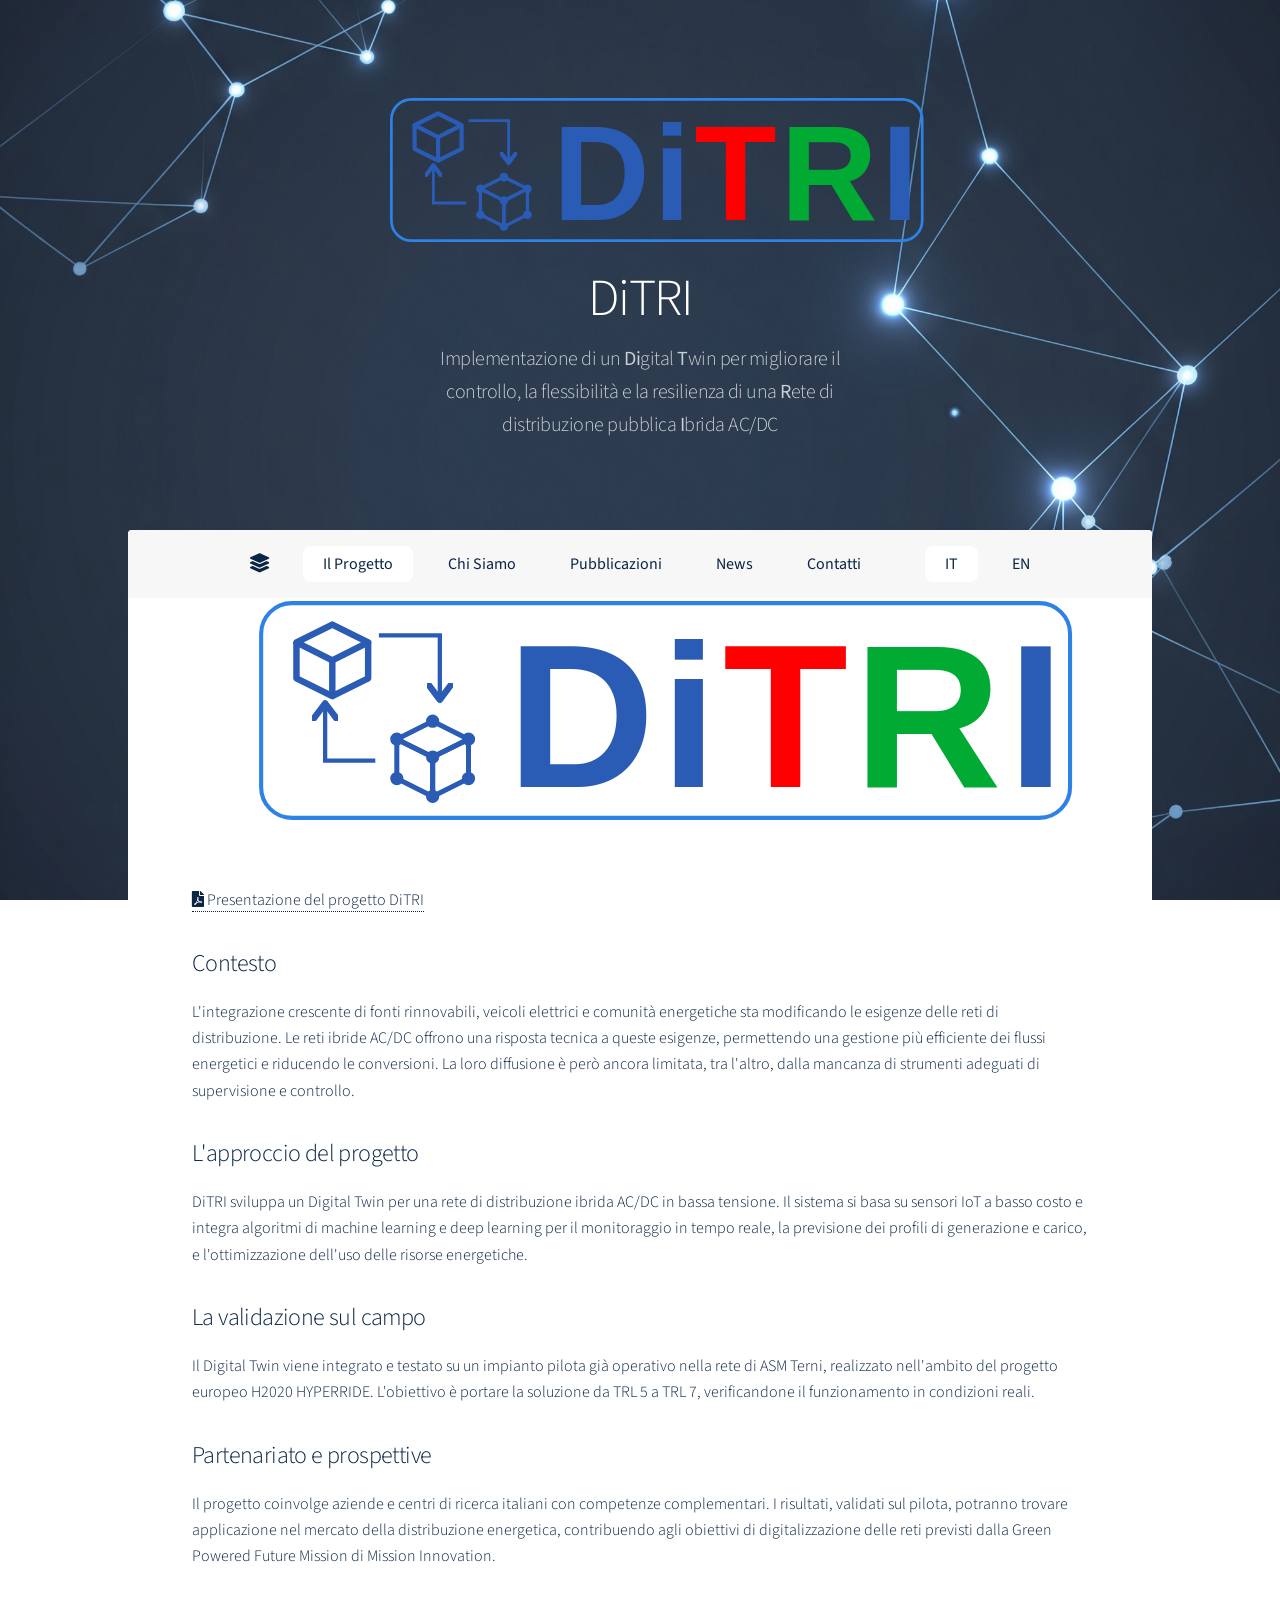
<file: ditri_overview_2.html>
<!DOCTYPE HTML>
<!--
	Stellar by HTML5 UP
	html5up.net | @ajlkn
	Free for personal and commercial use under the CCA 3.0 license (html5up.net/license)
-->
<html>
	<head>
		<title>DiTRI</title>
		<meta charset="utf-8" />
		<meta name="viewport" content="width=device-width, initial-scale=1, user-scalable=no" />
		<link rel="stylesheet" href="assets/css/main.css" />
		<noscript><link rel="stylesheet" href="assets/css/noscript.css" /></noscript>
		<style>
			.lang-en { display: none; }
		</style>
	</head>
	<body class="is-preload">

		<!-- Wrapper -->
			<div id="wrapper">

				<!-- Header (Identico all'Homepage) -->
					<header id="header" class="alt">
						<span class="logo"><img src="images/Logo_DiTRi-SF_bianco.svg" alt="DiTRI Logo" /></span>
						<h1>DiTRI</h1>
						<p class="lang-it">Implementazione di un <strong>Di</strong>gital <strong>T</strong>win per migliorare il<br />
						controllo, la flessibilità e la resilienza di una <strong>R</strong>ete di<br />
						distribuzione pubblica <strong>I</strong>brida AC/DC</p>
						<p class="lang-en">Implementation of a <strong>Di</strong>gital <strong>T</strong>win to improve the<br />
						control, flexibility, and resilience of a Public <strong>H</strong>ybrid AC/DC Distribution Network</p>
					</header>

				<!-- Nav (Identico all'Homepage: rimanda alle sezioni di index.html) -->
					<nav id="nav">
						<ul>
																		<li>
								<a href="index.html" title="Home">
									<span class="icon solid fa-layer-group" style="font-size: 1.2em;"></span>
								</a>
							</li>

							<li><a href="index.html#intro" class="active nav-active"><span class="lang-it"><strong>Il Progetto</strong></span><span class="lang-en"><strong>The Project</strong></span></a></li>
							<li><a href="index.html#chi_siamo"><span class="lang-it"><strong>Chi Siamo</strong></span><span class="lang-en"><strong>About Us</strong></span></a></li>
							<li><a href="index.html#second"><span class="lang-it"><strong>Pubblicazioni</strong></span><span class="lang-en"><strong>Publications</strong></span></a></li>
							<li><a href="index.html#first"><span class="lang-it"><strong>News</strong></span><span class="lang-en"><strong>News</strong></span></a></li>
							<li><a href="index.html#cta"><span class="lang-it"><strong>Contatti</strong></span><span class="lang-en"><strong>Contact</strong></span></a></li>
							<li style="vertical-align: middle; padding-left: 15px;"><div id="google_translate_element"></div></li>
							<li><a href="#" class="lang-btn active" onclick="setLanguage('it'); return false;"><strong>IT</strong></a></li>
							<li><a href="#" class="lang-btn" onclick="setLanguage('en'); return false;"><strong>EN</strong></a></li>
						</ul>
					</nav>

				<!-- Main -->
<div id="main">

	<!-- Content -->
	<section id="content" class="main ditri-content">

		<span class="image main">
			<img src="images/Logo_DiTRi-SF_bianco.svg" alt="Logo del progetto DiTRI" class="ditri-logo">
		</span>

		<!-- CONTENUTO IN ITALIANO -->
		<div class="lang-it ditri-text" lang="it">

			<p class="ditri-download">
				<a href="presentazione_progetto/PRESENTAZIONE_DITRI_GENERICA.pdf" download>
					<span class="icon solid fa-file-pdf" aria-hidden="true"></span>
					Presentazione del progetto DiTRI
				</a>
			</p>

			<h2>Contesto</h2>
			<p>L'integrazione crescente di fonti rinnovabili, veicoli elettrici e comunità energetiche sta modificando le esigenze delle reti di distribuzione. Le reti ibride AC/DC offrono una risposta tecnica a queste esigenze, permettendo una gestione più efficiente dei flussi energetici e riducendo le conversioni. La loro diffusione è però ancora limitata, tra l'altro, dalla mancanza di strumenti adeguati di supervisione e controllo.</p>

			<h2>L'approccio del progetto</h2>
			<p>DiTRI sviluppa un Digital Twin per una rete di distribuzione ibrida AC/DC in bassa tensione. Il sistema si basa su sensori IoT a basso costo e integra algoritmi di machine learning e deep learning per il monitoraggio in tempo reale, la previsione dei profili di generazione e carico, e l'ottimizzazione dell'uso delle risorse energetiche.</p>

			<h2>La validazione sul campo</h2>
			<p>Il Digital Twin viene integrato e testato su un impianto pilota già operativo nella rete di ASM Terni, realizzato nell'ambito del progetto europeo H2020 HYPERRIDE. L'obiettivo è portare la soluzione da TRL 5 a TRL 7, verificandone il funzionamento in condizioni reali.</p>

			<h2>Partenariato e prospettive</h2>
			<p>Il progetto coinvolge aziende e centri di ricerca italiani con competenze complementari. I risultati, validati sul pilota, potranno trovare applicazione nel mercato della distribuzione energetica, contribuendo agli obiettivi di digitalizzazione delle reti previsti dalla Green Powered Future Mission di Mission Innovation.</p>

		</div>

		<!-- CONTENUTO IN INGLESE -->
		<div class="lang-en ditri-text" lang="en">

			<p class="ditri-download">
				<a href="presentazione_progetto/PRESENTAZIONE_DITRI_GENERICA.pdf" download>
					<span class="icon solid fa-file-pdf" aria-hidden="true"></span>
					View the DiTRI presentation
				</a>
			</p>

			<h2>Context</h2>
			<p>The increasing integration of renewable sources, electric vehicles and energy communities is reshaping the demands on distribution networks. Hybrid AC/DC grids offer a technical solution to these requirements, enabling more efficient energy flow management and reducing power conversions. However, their widespread adoption is still limited, among other factors, by the lack of adequate supervision and control tools.</p>

			<h2>Project Approach</h2>
			<p>DiTRI develops a Digital Twin for a low-voltage hybrid AC/DC distribution network. The system relies on low-cost IoT sensors and integrates machine learning and deep learning algorithms for real-time monitoring, forecasting of generation and load profiles, and optimization of energy resource use.</p>

			<h2>Field Validation</h2>
			<p>The Digital Twin is integrated and tested on a pilot plant already operational within the ASM Terni network, built as part of the European H2020 HYPERRIDE project. The objective is to raise the solution from TRL 5 to TRL 7, verifying its operation under real-world conditions.</p>

			<h2>Partnership and Outlook</h2>
			<p>The project involves Italian companies and research centres with complementary expertise. The results, validated on the pilot, may find application in the energy distribution market, contributing to the grid digitalisation targets set by the Green Powered Future Mission of Mission Innovation.</p>

		</div>

	</section>

</div>

<!-- CSS da aggiungere al foglio di stile del sito
.ditri-content  { text-align: center; margin-top: 3rem; }
.ditri-logo     { display: block; margin: 0 auto; max-width: 50%; height: auto; }
.ditri-text     { text-align: justify; }
.ditri-download { margin-top: 10px; font-size: 0.85em; }
.ditri-download a { color: #0b2545; text-decoration: none; border-bottom: none; }
.ditri-download .icon { color: #d9534f; margin-right: 4px; }
-->

				<!-- Footer -->
					<footer id="footer">
						<section>
							<h2><span class="lang-it"><strong>Ringraziamenti</strong></span><span class="lang-en"><strong>Acknowledgments</strong></span></h2>
							<p class="lang-it">Il progetto <strong>DiTRI</strong> (ID: MI_DDR_00279) ha ricevuto fondi dal <strong>MASE</strong> a valere sulla iniziativa <strong>“Mission 2.0”</strong> nell’Area strategica <strong>“Dati e digitalizzazione di rete”</strong>. Le opinioni espresse in questo documento riflettono esclusivamente il punto di vista dell’autore e non rappresentano in alcun modo le opinioni del MASE. Il MASE non è responsabile di alcun uso che possa essere fatto delle informazioni in esso contenute.</p>
							<p class="lang-en">The <strong>DiTRI</strong> project (ID: MI_DDR_00279) received funding from <strong>MASE</strong> under the <strong>"Mission 2.0"</strong> initiative in the Strategic Area <strong>"Network Data and Digitalization"</strong>. The views expressed in this document reflect exclusively the author's opinions and do not in any way represent the views of MASE. MASE is not responsible for any use that may be made of the information contained therein.</p>
						</section>
						<section>
							<ul class="icons">
								<li><a href="https://www.linkedin.com/company/ditri/" class="icon brands fa-linkedin alt"><span class="label">Linkedin</span></a></li>
								<li><a href="#" class="icon brands fa-github alt"><span class="label">GitHub</span></a></li>
								<li><a href="#" class="icon brands fa-dribbble alt"><span class="label">Dribbble</span></a></li>
							</ul>
						</section>
						<p class="copyright">&copy; Untitled. Design: <a href="https://html5up.net">HTML5 UP</a>.</p>
					</footer>

			</div>

		<!-- Scripts -->
			<script src="assets/js/jquery.min.js"></script>
			<script src="assets/js/jquery.scrollex.min.js"></script>
			<script src="assets/js/jquery.scrolly.min.js"></script>
			<script src="assets/js/browser.min.js"></script>
			<script src="assets/js/breakpoints.min.js"></script>
			<script src="assets/js/util.js"></script>
			<script src="assets/js/main.js"></script>
			
<!-- Script personalizzato per Lingua e Scroll Automatico -->
<script>
    function setLanguage(lang) {
        // 1. Memorizziamo le voci del menu principale attualmente attive (escludendo i bottoni IT/EN)
        var $activeNav = $('#nav ul li a.active').not('.lang-btn');

        // 2. Salva la lingua nel localStorage
        localStorage.setItem('selectedLanguage', lang);

        // 3. Mostra/Nascondi i contenuti in base alla lingua
        if(lang === 'en') {
            $('.lang-it').hide();
            $('.lang-en').show();
            $('.lang-btn').removeClass('active');
            $('a[onclick*="\'en\'"]').addClass('active');
        } else {
            $('.lang-en').hide();
            $('.lang-it').show();
            $('.lang-btn').removeClass('active');
            $('a[onclick*="\'it\'"]').addClass('active');
        }

        // 4. Ripristiniamo la classe active sulla voce di menu
        $activeNav.addClass('active nav-active');
    }

    // Usiamo window.onload per essere certi che il tema e la pagina siano pronti
    $(window).on('load', function() {
        // 1. Ripristina la lingua
        var savedLang = localStorage.getItem('selectedLanguage') || 'it';
        setLanguage(savedLang);

        // 2. Rimuove la classe di pre-caricamento di Stellar per sbloccare il layout
        $('body').removeClass('is-preload');

        // 3. Forziamo lo scroll al box principale (#main) con un minimo di delay
        setTimeout(function() {
            $('html, body').scrollTop($("#main").offset().top - 60);
        }, 100);
    });

    // Protezione extra: ripristina la voce attiva anche se lo script del tema risponde al click del mouse
    $(document).on('click', '.lang-btn', function() {
        var $activeNav = $('#nav ul li a.active').not('.lang-btn');
        setTimeout(function() {
            $activeNav.addClass('active nav-active');
        }, 50);
    });
</script>

	</body>
</html>
</file>
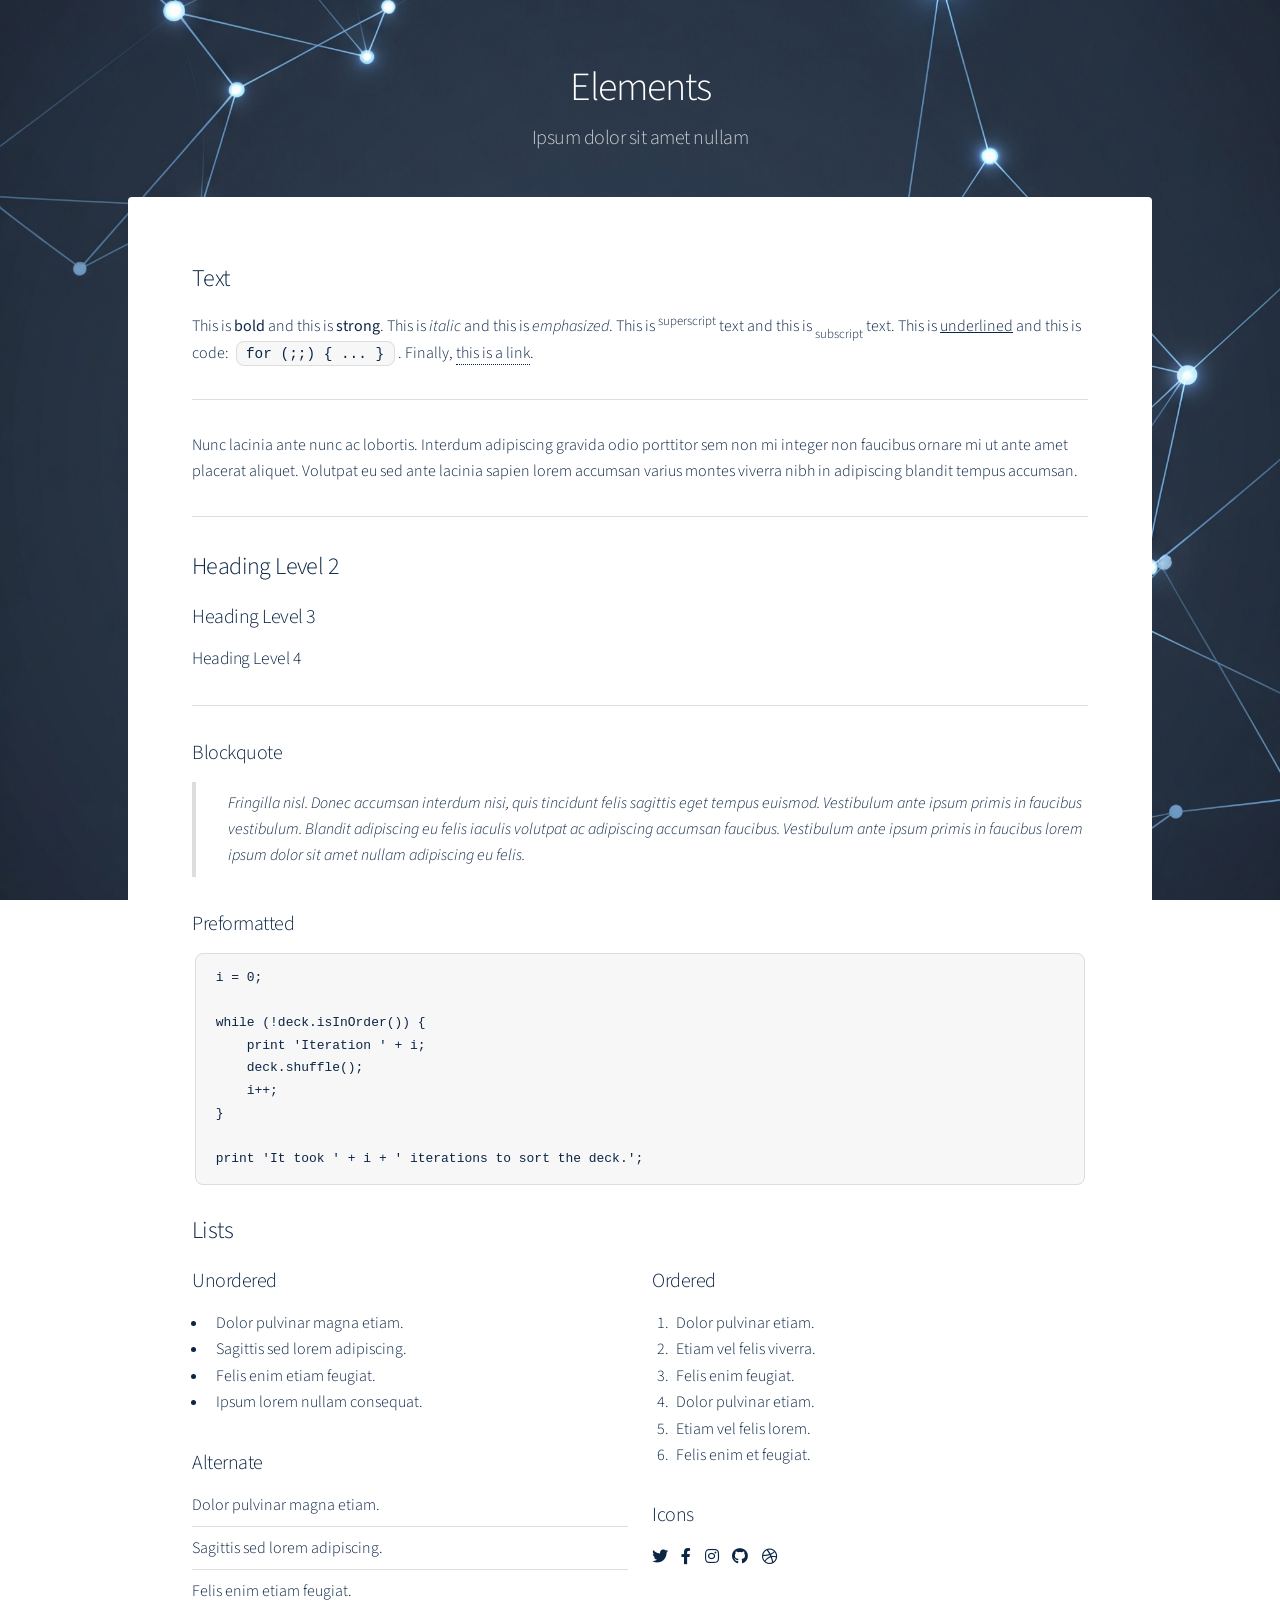
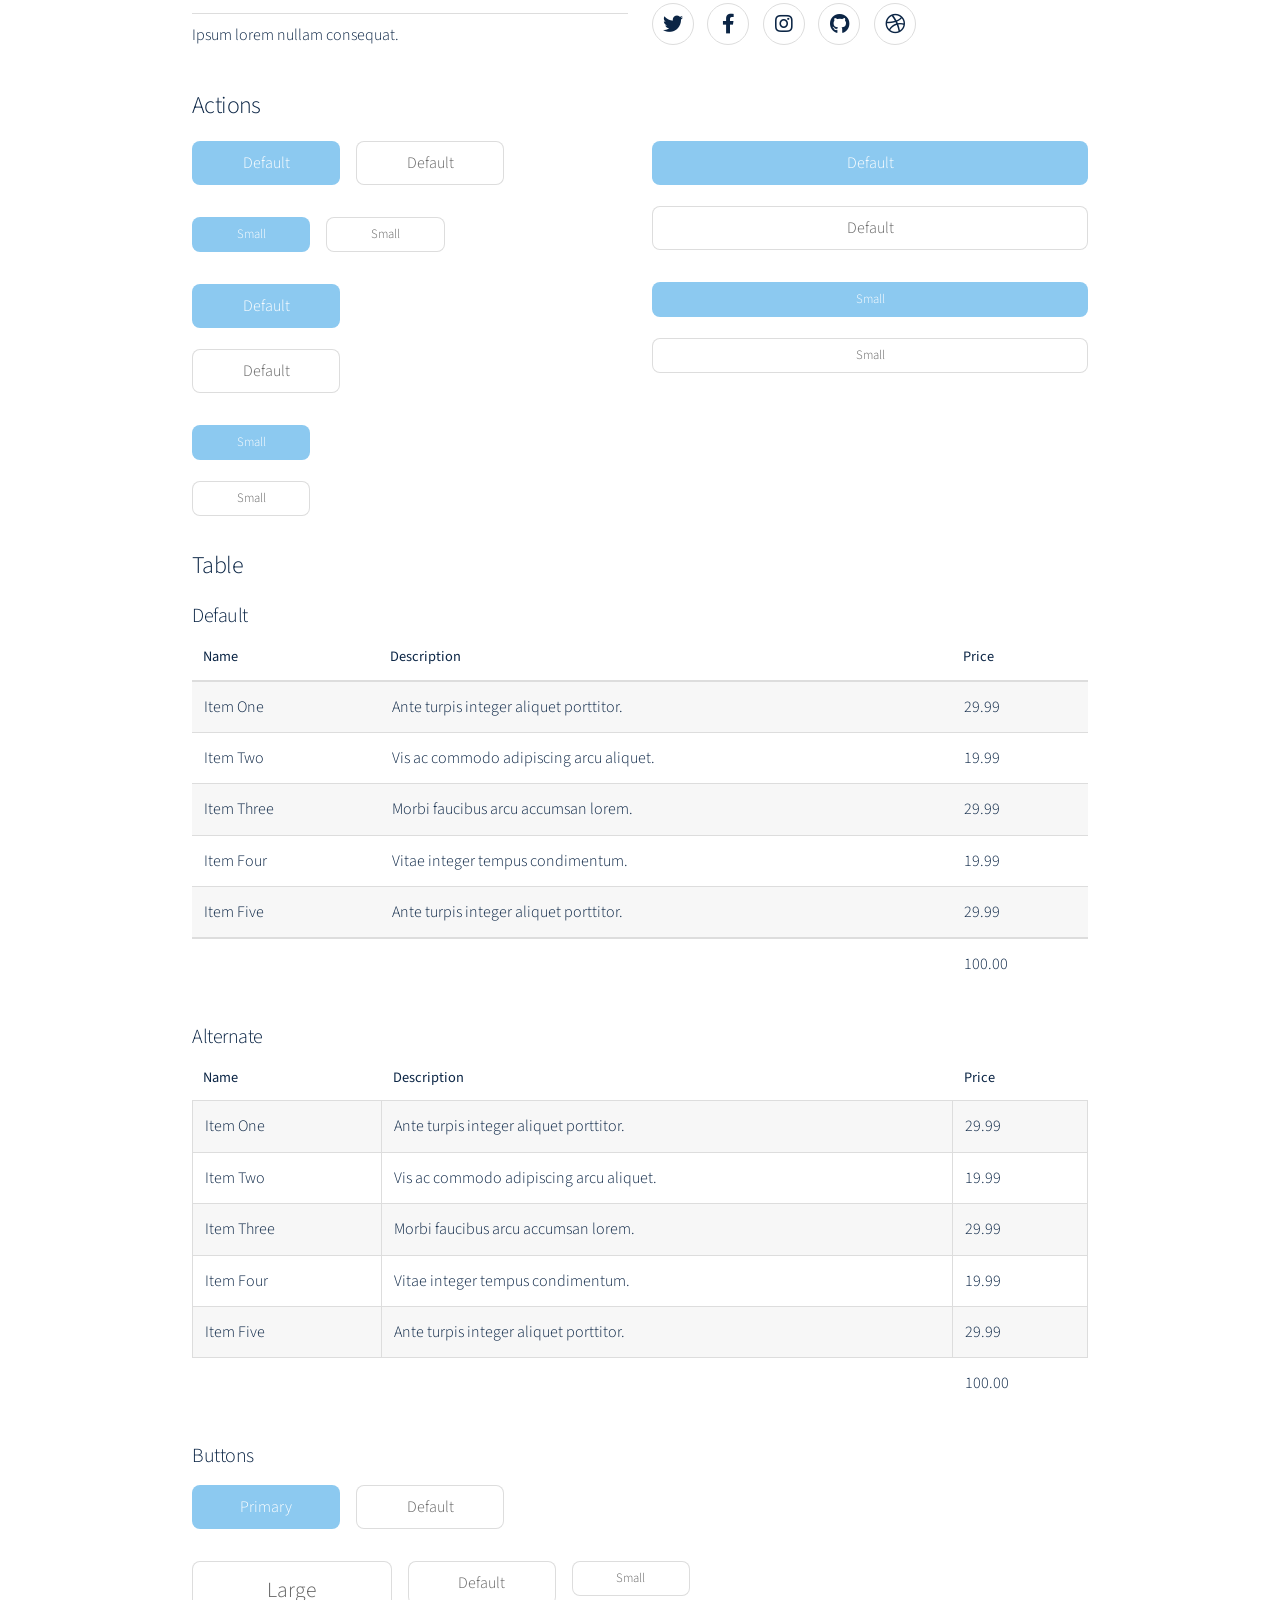
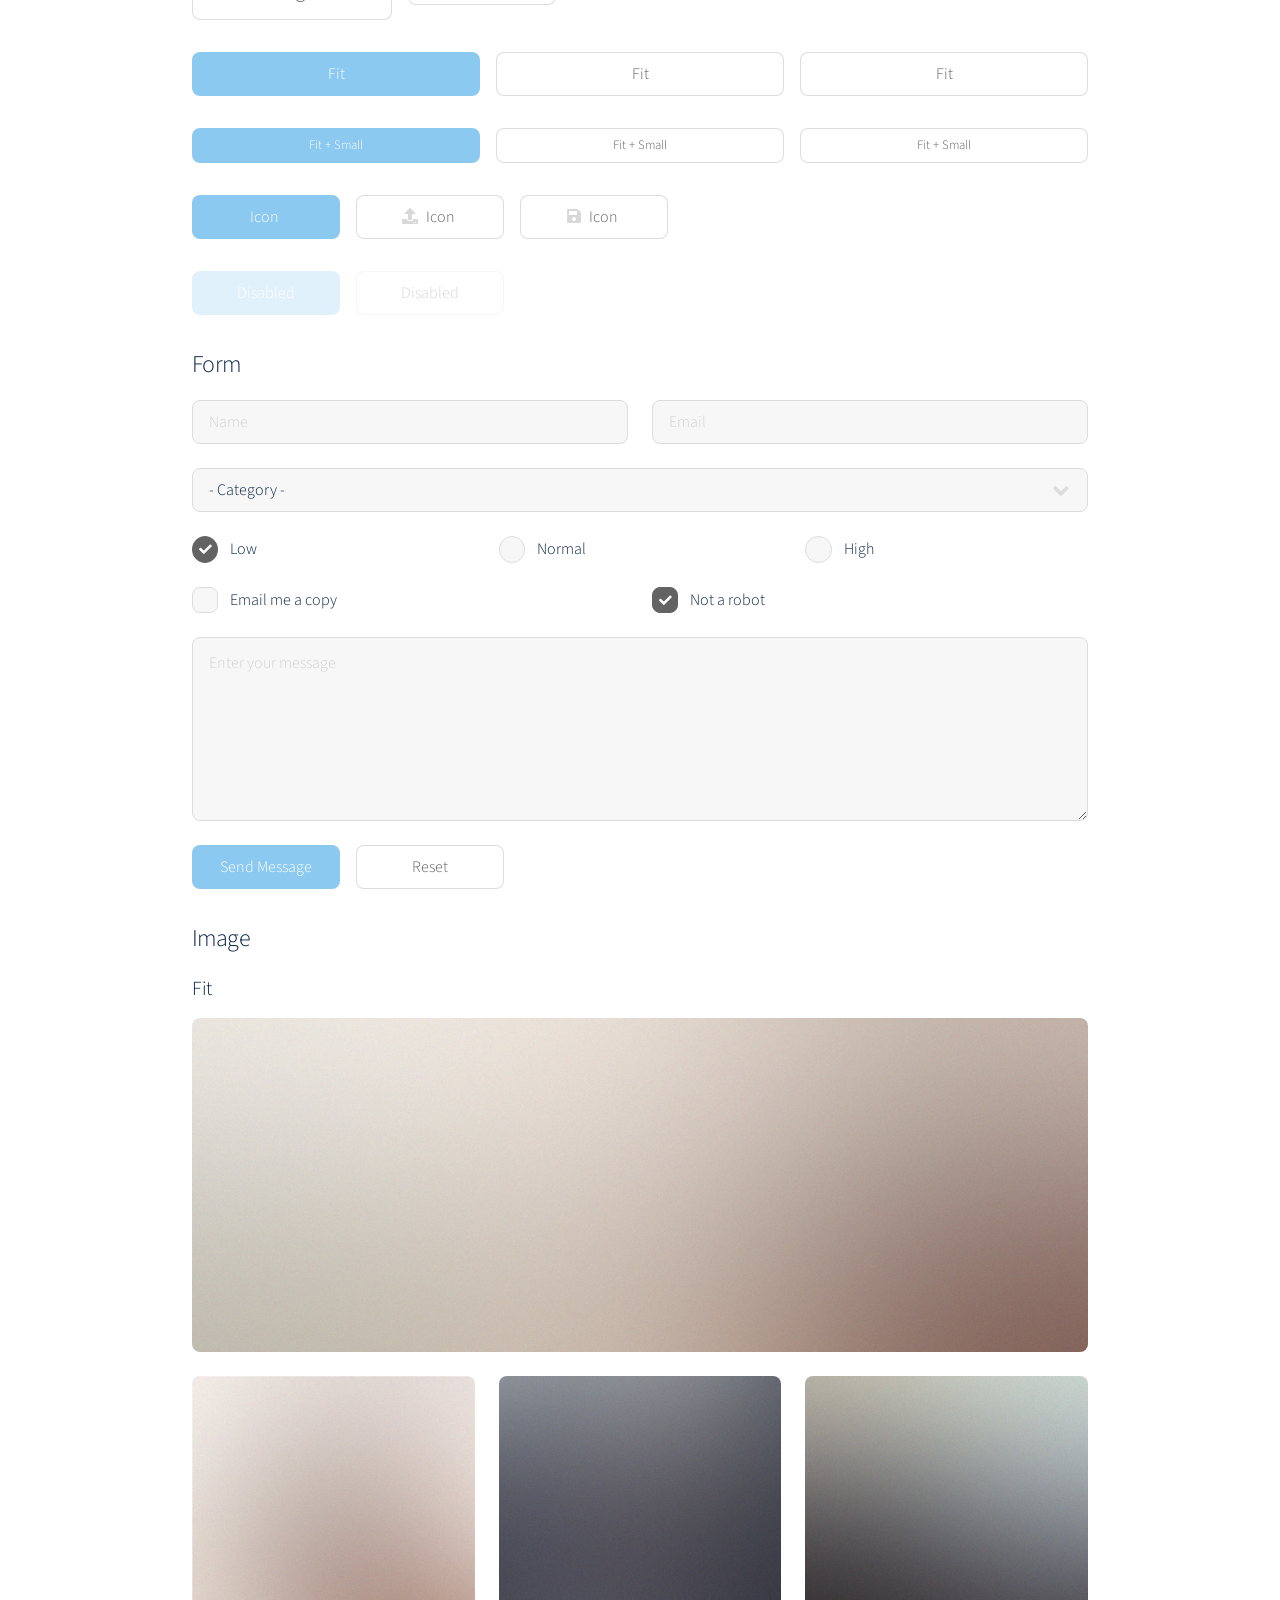
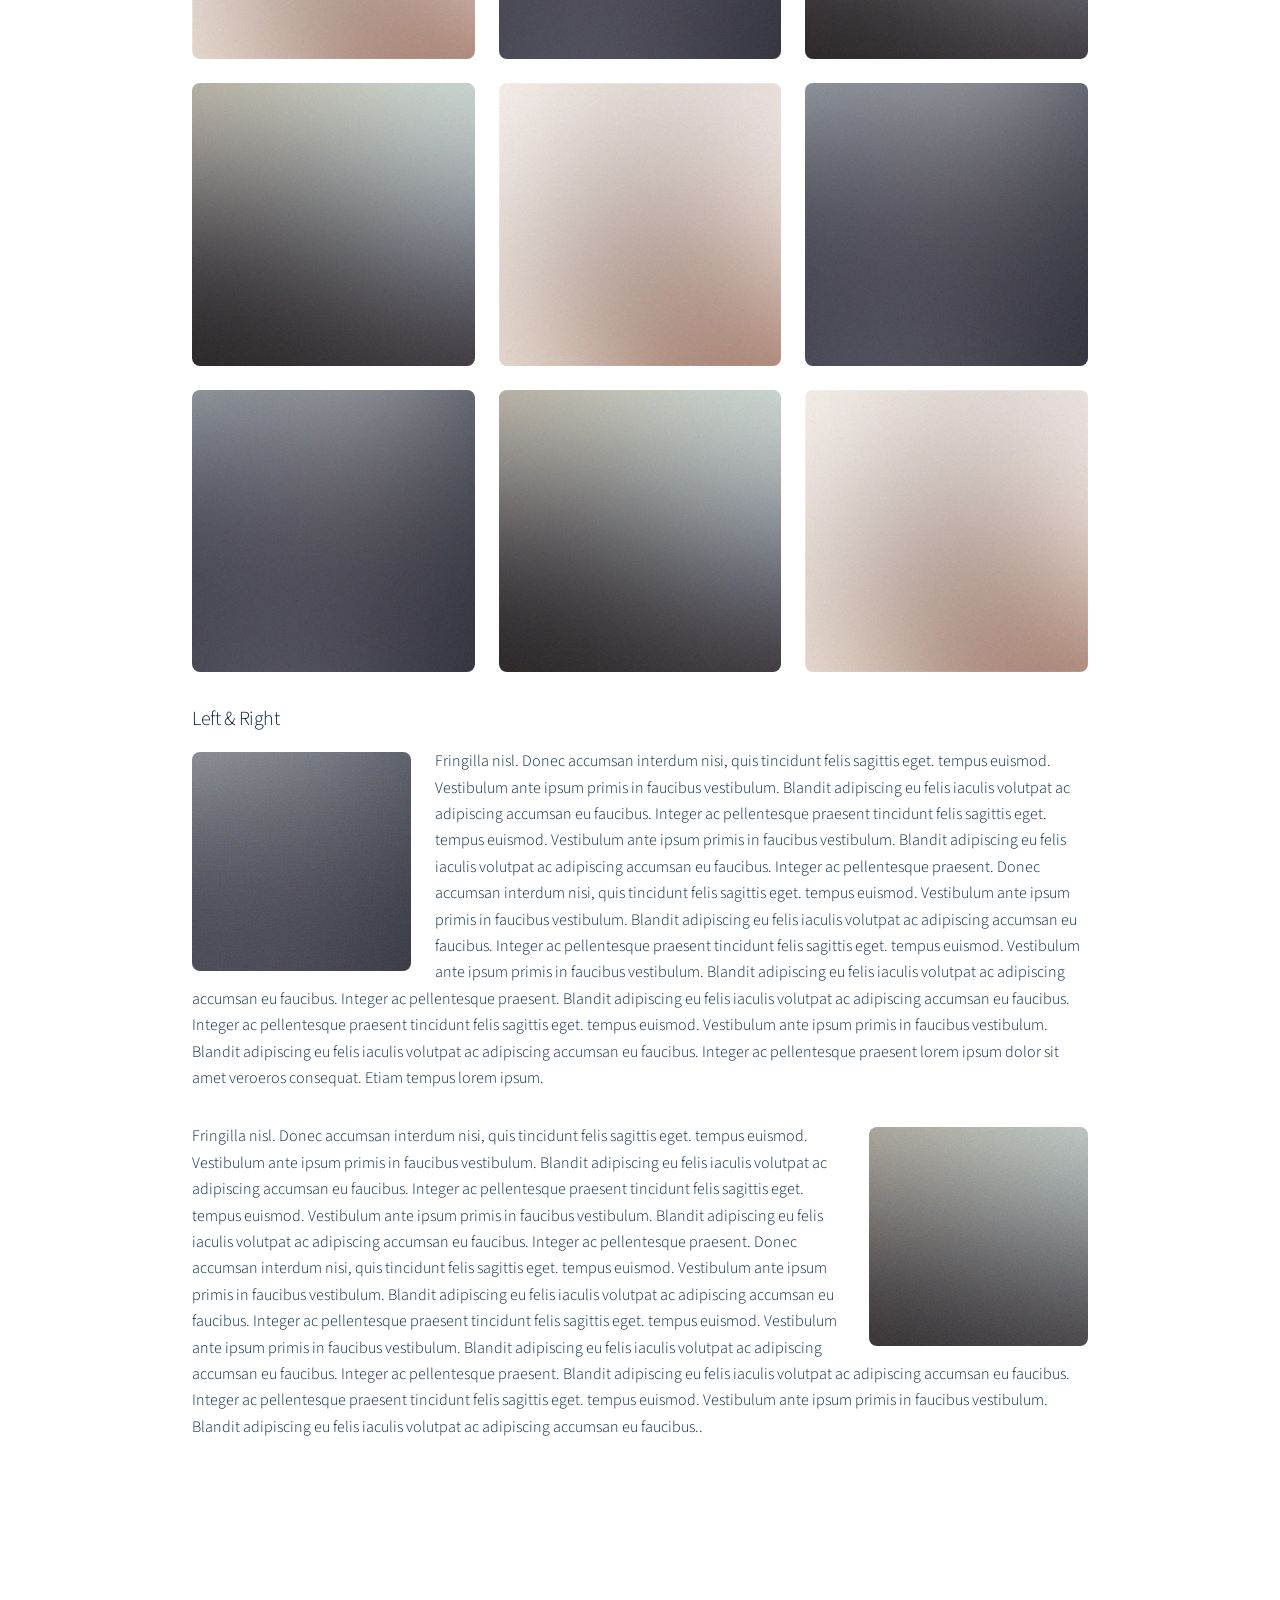
<file: elements.html>
<!DOCTYPE HTML>
<!--
	Stellar by HTML5 UP
	html5up.net | @ajlkn
	Free for personal and commercial use under the CCA 3.0 license (html5up.net/license)
-->
<html>
	<head>
		<title>Elements - Stellar by HTML5 UP</title>
		<meta charset="utf-8" />
		<meta name="viewport" content="width=device-width, initial-scale=1, user-scalable=no" />
		<link rel="stylesheet" href="assets/css/main.css" />
		<noscript><link rel="stylesheet" href="assets/css/noscript.css" /></noscript>
	</head>
	<body class="is-preload">

		<!-- Wrapper -->
			<div id="wrapper">

				<!-- Header -->
					<header id="header">
						<h1>Elements</h1>
						<p>Ipsum dolor sit amet nullam</p>
					</header>

				<!-- Main -->
					<div id="main">

						<!-- Content -->
							<section id="content" class="main">

								<!-- Text -->
									<section>
										<h2>Text</h2>
										<p>This is <b>bold</b> and this is <strong>strong</strong>. This is <i>italic</i> and this is <em>emphasized</em>.
										This is <sup>superscript</sup> text and this is <sub>subscript</sub> text.
										This is <u>underlined</u> and this is code: <code>for (;;) { ... }</code>. Finally, <a href="#">this is a link</a>.</p>
										<hr />
										<p>Nunc lacinia ante nunc ac lobortis. Interdum adipiscing gravida odio porttitor sem non mi integer non faucibus ornare mi ut ante amet placerat aliquet. Volutpat eu sed ante lacinia sapien lorem accumsan varius montes viverra nibh in adipiscing blandit tempus accumsan.</p>
										<hr />
										<h2>Heading Level 2</h2>
										<h3>Heading Level 3</h3>
										<h4>Heading Level 4</h4>
										<hr />
										<h3>Blockquote</h3>
										<blockquote>Fringilla nisl. Donec accumsan interdum nisi, quis tincidunt felis sagittis eget tempus euismod. Vestibulum ante ipsum primis in faucibus vestibulum. Blandit adipiscing eu felis iaculis volutpat ac adipiscing accumsan faucibus. Vestibulum ante ipsum primis in faucibus lorem ipsum dolor sit amet nullam adipiscing eu felis.</blockquote>
										<h3>Preformatted</h3>
										<pre><code>i = 0;

while (!deck.isInOrder()) {
    print 'Iteration ' + i;
    deck.shuffle();
    i++;
}

print 'It took ' + i + ' iterations to sort the deck.';</code></pre>
									</section>

								<!-- Lists -->
									<section>
										<h2>Lists</h2>
										<div class="row">
											<div class="col-6 col-12-medium">
												<h3>Unordered</h3>
												<ul>
													<li>Dolor pulvinar magna etiam.</li>
													<li>Sagittis sed lorem adipiscing.</li>
													<li>Felis enim etiam feugiat.</li>
													<li>Ipsum lorem nullam consequat.</li>
												</ul>
												<h3>Alternate</h3>
												<ul class="alt">
													<li>Dolor pulvinar magna etiam.</li>
													<li>Sagittis sed lorem adipiscing.</li>
													<li>Felis enim etiam feugiat.</li>
													<li>Ipsum lorem nullam consequat.</li>
												</ul>
											</div>
											<div class="col-6 col-12-medium">
												<h3>Ordered</h3>
												<ol>
													<li>Dolor pulvinar etiam.</li>
													<li>Etiam vel felis viverra.</li>
													<li>Felis enim feugiat.</li>
													<li>Dolor pulvinar etiam.</li>
													<li>Etiam vel felis lorem.</li>
													<li>Felis enim et feugiat.</li>
												</ol>
												<h3>Icons</h3>
												<ul class="icons">
													<li><a href="#" class="icon brands fa-twitter"><span class="label">Twitter</span></a></li>
													<li><a href="#" class="icon brands fa-facebook-f"><span class="label">Facebook</span></a></li>
													<li><a href="#" class="icon brands fa-instagram"><span class="label">Instagram</span></a></li>
													<li><a href="#" class="icon brands fa-github"><span class="label">GitHub</span></a></li>
													<li><a href="#" class="icon brands fa-dribbble"><span class="label">Dribbble</span></a></li>
												</ul>
												<ul class="icons">
													<li><a href="#" class="icon brands alt fa-twitter"><span class="label">Twitter</span></a></li>
													<li><a href="#" class="icon brands alt fa-facebook-f"><span class="label">Facebook</span></a></li>
													<li><a href="#" class="icon brands alt fa-instagram"><span class="label">Instagram</span></a></li>
													<li><a href="#" class="icon brands alt fa-github"><span class="label">GitHub</span></a></li>
													<li><a href="#" class="icon brands alt fa-dribbble"><span class="label">Dribbble</span></a></li>
												</ul>
											</div>
										</div>
										<h2>Actions</h2>
										<div class="row">
											<div class="col-6 col-12-medium">
												<ul class="actions">
													<li><a href="#" class="button primary">Default</a></li>
													<li><a href="#" class="button">Default</a></li>
												</ul>
												<ul class="actions small">
													<li><a href="#" class="button primary small">Small</a></li>
													<li><a href="#" class="button small">Small</a></li>
												</ul>
												<ul class="actions stacked">
													<li><a href="#" class="button primary">Default</a></li>
													<li><a href="#" class="button">Default</a></li>
												</ul>
												<ul class="actions stacked">
													<li><a href="#" class="button primary small">Small</a></li>
													<li><a href="#" class="button small">Small</a></li>
												</ul>
											</div>
											<div class="col-6 col-12-medium">
												<ul class="actions stacked">
													<li><a href="#" class="button primary fit">Default</a></li>
													<li><a href="#" class="button fit">Default</a></li>
												</ul>
												<ul class="actions stacked">
													<li><a href="#" class="button primary small fit">Small</a></li>
													<li><a href="#" class="button small fit">Small</a></li>
												</ul>
											</div>
										</div>
									</section>

								<!-- Table -->
									<section>
										<h2>Table</h2>
										<h3>Default</h3>
										<div class="table-wrapper">
											<table>
												<thead>
													<tr>
														<th>Name</th>
														<th>Description</th>
														<th>Price</th>
													</tr>
												</thead>
												<tbody>
													<tr>
														<td>Item One</td>
														<td>Ante turpis integer aliquet porttitor.</td>
														<td>29.99</td>
													</tr>
													<tr>
														<td>Item Two</td>
														<td>Vis ac commodo adipiscing arcu aliquet.</td>
														<td>19.99</td>
													</tr>
													<tr>
														<td>Item Three</td>
														<td> Morbi faucibus arcu accumsan lorem.</td>
														<td>29.99</td>
													</tr>
													<tr>
														<td>Item Four</td>
														<td>Vitae integer tempus condimentum.</td>
														<td>19.99</td>
													</tr>
													<tr>
														<td>Item Five</td>
														<td>Ante turpis integer aliquet porttitor.</td>
														<td>29.99</td>
													</tr>
												</tbody>
												<tfoot>
													<tr>
														<td colspan="2"></td>
														<td>100.00</td>
													</tr>
												</tfoot>
											</table>
										</div>

										<h3>Alternate</h3>
										<div class="table-wrapper">
											<table class="alt">
												<thead>
													<tr>
														<th>Name</th>
														<th>Description</th>
														<th>Price</th>
													</tr>
												</thead>
												<tbody>
													<tr>
														<td>Item One</td>
														<td>Ante turpis integer aliquet porttitor.</td>
														<td>29.99</td>
													</tr>
													<tr>
														<td>Item Two</td>
														<td>Vis ac commodo adipiscing arcu aliquet.</td>
														<td>19.99</td>
													</tr>
													<tr>
														<td>Item Three</td>
														<td> Morbi faucibus arcu accumsan lorem.</td>
														<td>29.99</td>
													</tr>
													<tr>
														<td>Item Four</td>
														<td>Vitae integer tempus condimentum.</td>
														<td>19.99</td>
													</tr>
													<tr>
														<td>Item Five</td>
														<td>Ante turpis integer aliquet porttitor.</td>
														<td>29.99</td>
													</tr>
												</tbody>
												<tfoot>
													<tr>
														<td colspan="2"></td>
														<td>100.00</td>
													</tr>
												</tfoot>
											</table>
										</div>
									</section>

								<!-- Buttons -->
									<section>
										<h3>Buttons</h3>
										<ul class="actions">
											<li><a href="#" class="button primary">Primary</a></li>
											<li><a href="#" class="button">Default</a></li>
										</ul>
										<ul class="actions">
											<li><a href="#" class="button large">Large</a></li>
											<li><a href="#" class="button">Default</a></li>
											<li><a href="#" class="button small">Small</a></li>
										</ul>
										<ul class="actions fit">
											<li><a href="#" class="button primary fit">Fit</a></li>
											<li><a href="#" class="button fit">Fit</a></li>
											<li><a href="#" class="button fit">Fit</a></li>
										</ul>
										<ul class="actions fit small">
											<li><a href="#" class="button primary fit small">Fit + Small</a></li>
											<li><a href="#" class="button fit small">Fit + Small</a></li>
											<li><a href="#" class="button fit small">Fit + Small</a></li>
										</ul>
										<ul class="actions">
											<li><a href="#" class="button primary icon solidfa-download">Icon</a></li>
											<li><a href="#" class="button icon solid fa-upload">Icon</a></li>
											<li><a href="#" class="button icon solid fa-save">Icon</a></li>
										</ul>
										<ul class="actions">
											<li><span class="button primary disabled">Disabled</span></li>
											<li><span class="button disabled">Disabled</span></li>
										</ul>
									</section>

								<!-- Form -->
									<section>
										<h2>Form</h2>
										<form method="post" action="#">
											<div class="row gtr-uniform">
												<div class="col-6 col-12-xsmall">
													<input type="text" name="demo-name" id="demo-name" value="" placeholder="Name" />
												</div>
												<div class="col-6 col-12-xsmall">
													<input type="email" name="demo-email" id="demo-email" value="" placeholder="Email" />
												</div>
												<div class="col-12">
													<select name="demo-category" id="demo-category">
														<option value="">- Category -</option>
														<option value="1">Manufacturing</option>
														<option value="1">Shipping</option>
														<option value="1">Administration</option>
														<option value="1">Human Resources</option>
													</select>
												</div>
												<div class="col-4 col-12-small">
													<input type="radio" id="demo-priority-low" name="demo-priority" checked>
													<label for="demo-priority-low">Low</label>
												</div>
												<div class="col-4 col-12-small">
													<input type="radio" id="demo-priority-normal" name="demo-priority">
													<label for="demo-priority-normal">Normal</label>
												</div>
												<div class="col-4 col-12-small">
													<input type="radio" id="demo-priority-high" name="demo-priority">
													<label for="demo-priority-high">High</label>
												</div>
												<div class="col-6 col-12-small">
													<input type="checkbox" id="demo-copy" name="demo-copy">
													<label for="demo-copy">Email me a copy</label>
												</div>
												<div class="col-6 col-12-small">
													<input type="checkbox" id="demo-human" name="demo-human" checked>
													<label for="demo-human">Not a robot</label>
												</div>
												<div class="col-12">
													<textarea name="demo-message" id="demo-message" placeholder="Enter your message" rows="6"></textarea>
												</div>
												<div class="col-12">
													<ul class="actions">
														<li><input type="submit" value="Send Message" class="primary" /></li>
														<li><input type="reset" value="Reset" /></li>
													</ul>
												</div>
											</div>
										</form>
									</section>

								<!-- Image -->
									<section>
										<h2>Image</h2>
										<h3>Fit</h3>
										<div class="box alt">
											<div class="row gtr-uniform">
												<div class="col-12"><span class="image fit"><img src="images/pic04.jpg" alt="" /></span></div>
												<div class="col-4"><span class="image fit"><img src="images/pic01.jpg" alt="" /></span></div>
												<div class="col-4"><span class="image fit"><img src="images/pic02.jpg" alt="" /></span></div>
												<div class="col-4"><span class="image fit"><img src="images/pic03.jpg" alt="" /></span></div>
												<div class="col-4"><span class="image fit"><img src="images/pic03.jpg" alt="" /></span></div>
												<div class="col-4"><span class="image fit"><img src="images/pic01.jpg" alt="" /></span></div>
												<div class="col-4"><span class="image fit"><img src="images/pic02.jpg" alt="" /></span></div>
												<div class="col-4"><span class="image fit"><img src="images/pic02.jpg" alt="" /></span></div>
												<div class="col-4"><span class="image fit"><img src="images/pic03.jpg" alt="" /></span></div>
												<div class="col-4"><span class="image fit"><img src="images/pic01.jpg" alt="" /></span></div>
											</div>
										</div>
										<h3>Left &amp; Right</h3>
										<p><span class="image left"><img src="images/pic05.jpg" alt="" /></span>Fringilla nisl. Donec accumsan interdum nisi, quis tincidunt felis sagittis eget. tempus euismod. Vestibulum ante ipsum primis in faucibus vestibulum. Blandit adipiscing eu felis iaculis volutpat ac adipiscing accumsan eu faucibus. Integer ac pellentesque praesent tincidunt felis sagittis eget. tempus euismod. Vestibulum ante ipsum primis in faucibus vestibulum. Blandit adipiscing eu felis iaculis volutpat ac adipiscing accumsan eu faucibus. Integer ac pellentesque praesent. Donec accumsan interdum nisi, quis tincidunt felis sagittis eget. tempus euismod. Vestibulum ante ipsum primis in faucibus vestibulum. Blandit adipiscing eu felis iaculis volutpat ac adipiscing accumsan eu faucibus. Integer ac pellentesque praesent tincidunt felis sagittis eget. tempus euismod. Vestibulum ante ipsum primis in faucibus vestibulum. Blandit adipiscing eu felis iaculis volutpat ac adipiscing accumsan eu faucibus. Integer ac pellentesque praesent. Blandit adipiscing eu felis iaculis volutpat ac adipiscing accumsan eu faucibus. Integer ac pellentesque praesent tincidunt felis sagittis eget. tempus euismod. Vestibulum ante ipsum primis in faucibus vestibulum. Blandit adipiscing eu felis iaculis volutpat ac adipiscing accumsan eu faucibus. Integer ac pellentesque praesent lorem ipsum dolor sit amet veroeros consequat. Etiam tempus lorem ipsum.</p>
										<p><span class="image right"><img src="images/pic06.jpg" alt="" /></span>Fringilla nisl. Donec accumsan interdum nisi, quis tincidunt felis sagittis eget. tempus euismod. Vestibulum ante ipsum primis in faucibus vestibulum. Blandit adipiscing eu felis iaculis volutpat ac adipiscing accumsan eu faucibus. Integer ac pellentesque praesent tincidunt felis sagittis eget. tempus euismod. Vestibulum ante ipsum primis in faucibus vestibulum. Blandit adipiscing eu felis iaculis volutpat ac adipiscing accumsan eu faucibus. Integer ac pellentesque praesent. Donec accumsan interdum nisi, quis tincidunt felis sagittis eget. tempus euismod. Vestibulum ante ipsum primis in faucibus vestibulum. Blandit adipiscing eu felis iaculis volutpat ac adipiscing accumsan eu faucibus. Integer ac pellentesque praesent tincidunt felis sagittis eget. tempus euismod. Vestibulum ante ipsum primis in faucibus vestibulum. Blandit adipiscing eu felis iaculis volutpat ac adipiscing accumsan eu faucibus. Integer ac pellentesque praesent. Blandit adipiscing eu felis iaculis volutpat ac adipiscing accumsan eu faucibus. Integer ac pellentesque praesent tincidunt felis sagittis eget. tempus euismod. Vestibulum ante ipsum primis in faucibus vestibulum. Blandit adipiscing eu felis iaculis volutpat ac adipiscing accumsan eu faucibus..</p>
									</section>

							</section>

					</div>

				<!-- Footer -->
					<footer id="footer">
						<section>
							<h2>Aliquam sed mauris</h2>
							<p>Sed lorem ipsum dolor sit amet et nullam consequat feugiat consequat magna adipiscing tempus etiam dolore veroeros. eget dapibus mauris. Cras aliquet, nisl ut viverra sollicitudin, ligula erat egestas velit, vitae tincidunt odio.</p>
							<ul class="actions">
								<li><a href="#" class="button">Learn More</a></li>
							</ul>
						</section>
						<section>
							<h2>Etiam feugiat</h2>
							<dl class="alt">
								<dt>Address</dt>
								<dd>1234 Somewhere Road &bull; Nashville, TN 00000 &bull; USA</dd>
								<dt>Phone</dt>
								<dd>(000) 000-0000 x 0000</dd>
								<dt>Email</dt>
								<dd><a href="#">information@untitled.tld</a></dd>
							</dl>
							<ul class="icons">
								<li><a href="#" class="icon brands fa-twitter alt"><span class="label">Twitter</span></a></li>
								<li><a href="#" class="icon brands fa-facebook-f alt"><span class="label">Facebook</span></a></li>
								<li><a href="#" class="icon brands fa-instagram alt"><span class="label">Instagram</span></a></li>
								<li><a href="#" class="icon brands fa-github alt"><span class="label">GitHub</span></a></li>
								<li><a href="#" class="icon brands fa-dribbble alt"><span class="label">Dribbble</span></a></li>
							</ul>
						</section>
						<p class="copyright">&copy; Untitled. Design: <a href="https://html5up.net">HTML5 UP</a>.</p>
					</footer>

			</div>

		<!-- Scripts -->
			<script src="assets/js/jquery.min.js"></script>
			<script src="assets/js/jquery.scrollex.min.js"></script>
			<script src="assets/js/jquery.scrolly.min.js"></script>
			<script src="assets/js/browser.min.js"></script>
			<script src="assets/js/breakpoints.min.js"></script>
			<script src="assets/js/util.js"></script>
			<script src="assets/js/main.js"></script>

	</body>
</html>
</file>
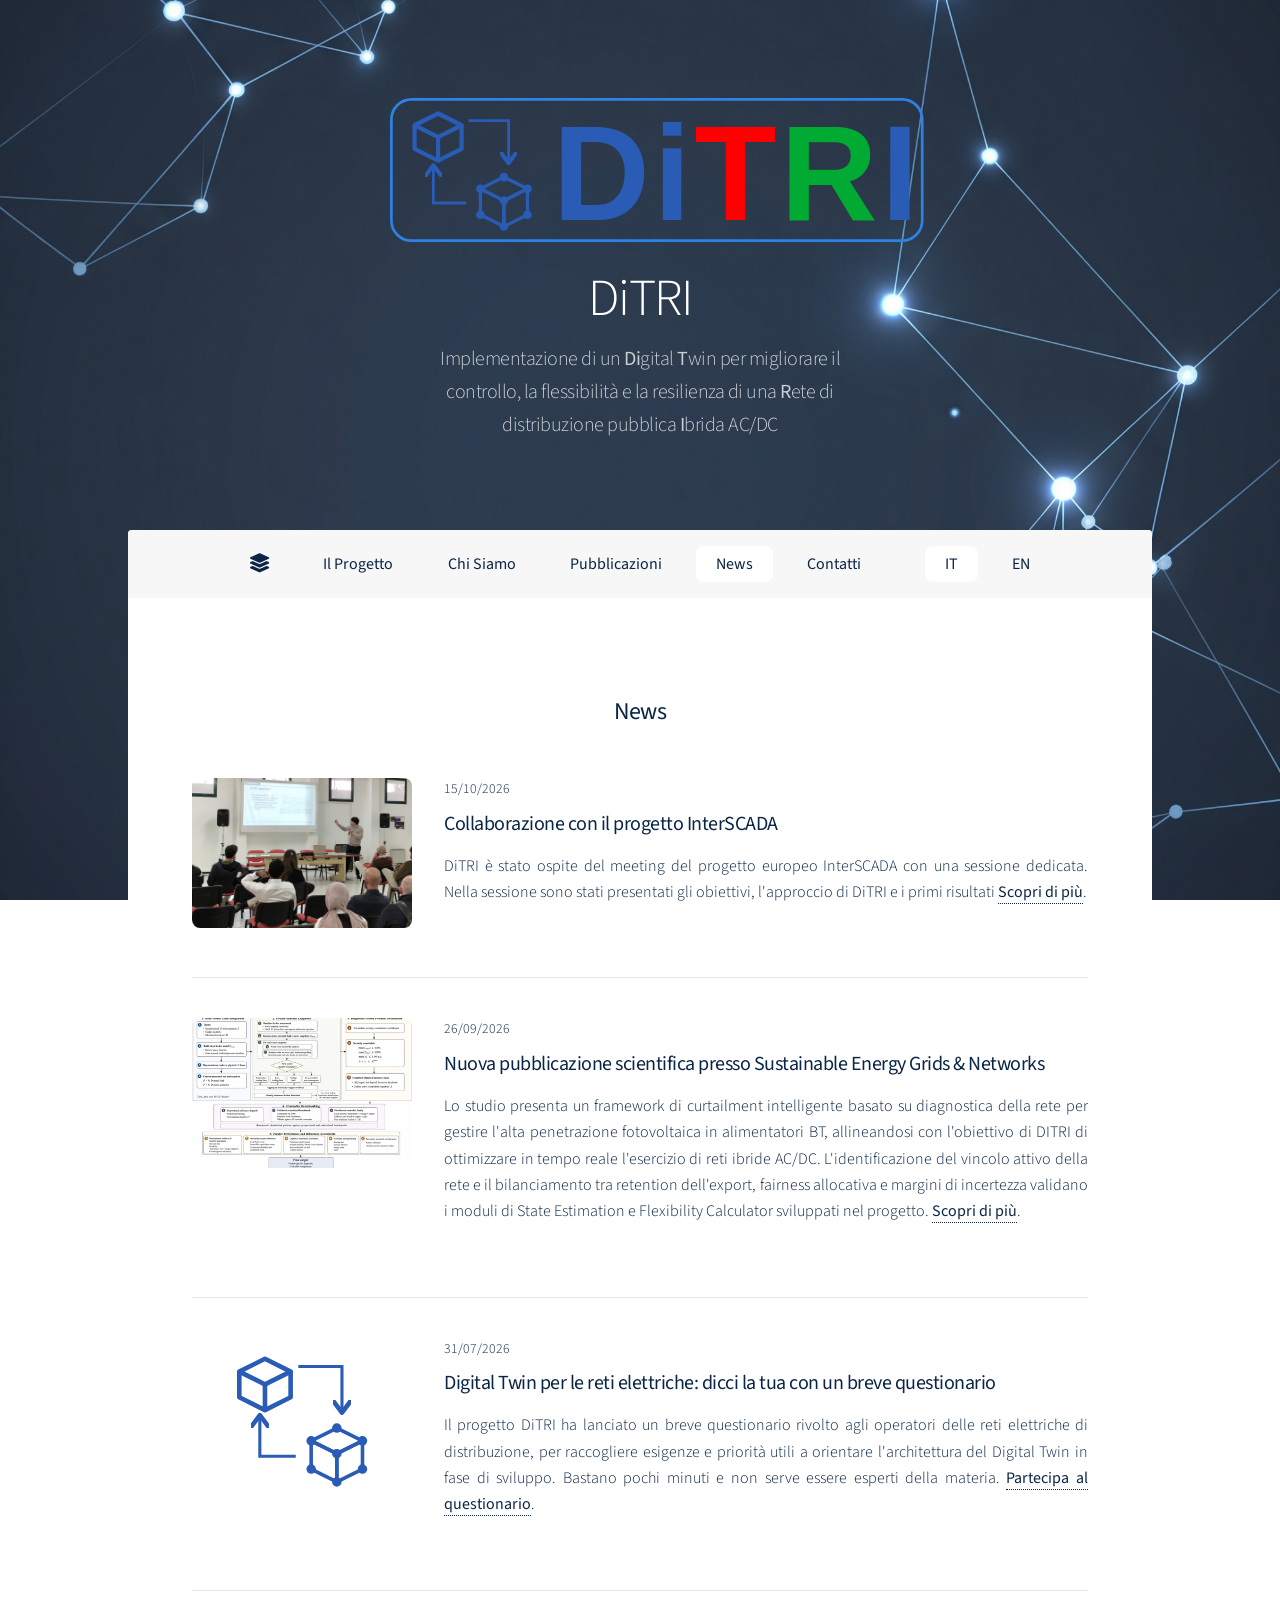
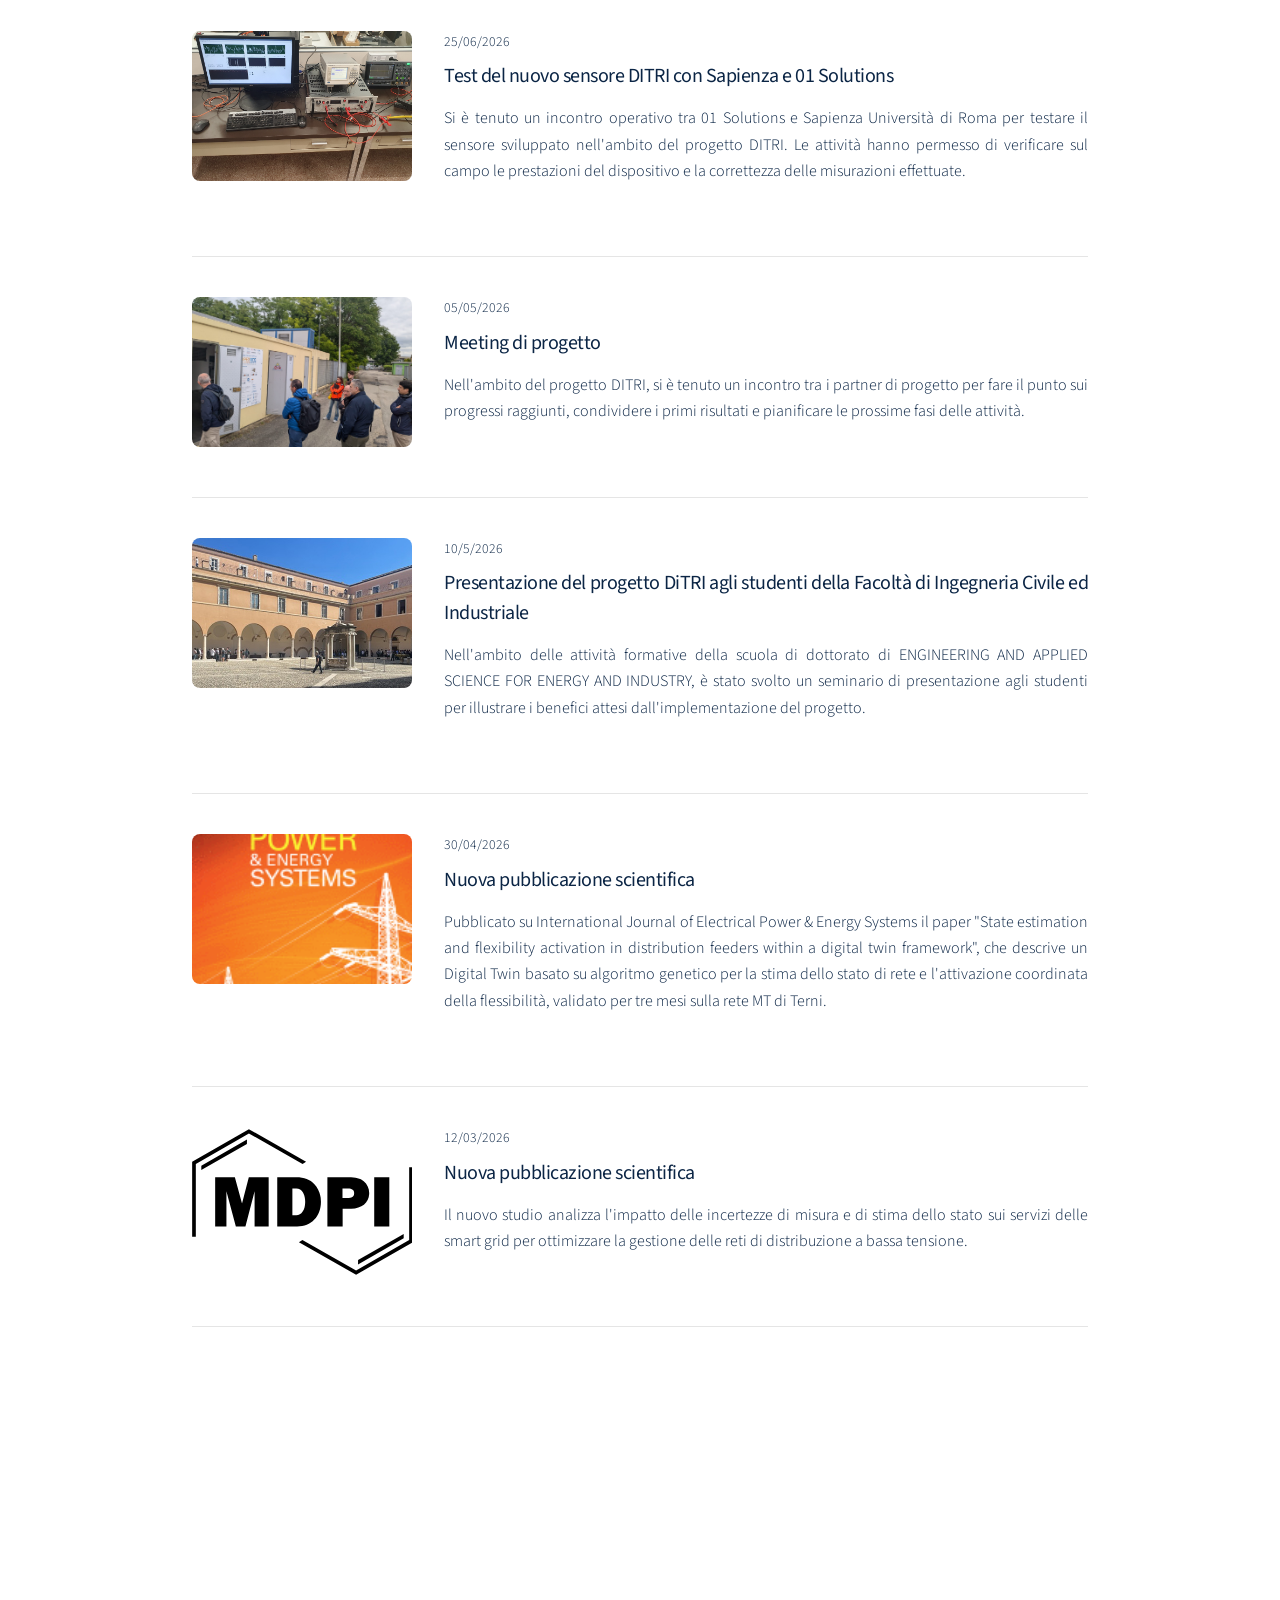
<file: news.html>
<!DOCTYPE HTML>
<!--
	Stellar by HTML5 UP | Personalizzato per DiTRI
-->
<html>
	<head>
		<title>DiTRI</title>
		<meta charset="utf-8" />
		<meta name="viewport" content="width=device-width, initial-scale=1, user-scalable=no" />
		<link rel="stylesheet" href="assets/css/main.css" />
		<noscript><link rel="stylesheet" href="assets/css/noscript.css" /></noscript>
		<style>
			.lang-en { display: none; }
			
			/* Layout Notizia: Immagine a Sinistra, Testo a Destra */
			.news-item {
				display: flex;
				align-items: flex-start;
				gap: 2rem;
				margin-bottom: 2.5rem;
				padding-bottom: 2.5rem;
				border-bottom: 1px solid rgba(0, 0, 0, 0.1);
			}
			.news-item:last-child {
				border-bottom: none;
			}
			.news-image {
				flex: 0 0 25%;
				max-width: 220px;
				text-align: center;
			}
			.news-image img {
				width: 100%;
				height: 150px;
				object-fit: cover;
				border-radius: 8px;
			}
			.news-content {
				flex: 1;
				text-align: justify;
			}
			.news-date {
				font-size: 0.85em;
				color: #888;
				margin-bottom: 0.5rem;
				display: block;
			}

			/* Gestione paginazione / scroll delle notizie extra */
			.news-item.hidden-news {
				display: none;
			}
			.load-more-container {
				text-align: center;
				margin-top: 2rem;
			}

			/* Responsive per Smartphone */
			@media screen and (max-width: 736px) {
				.news-item {
					flex-direction: column;
					align-items: center;
				}
				.news-image {
					max-width: 100%;
					width: 100%;
				}
				.news-image img {
					height: 200px;
				}
			}
		</style>
	</head>
	<body class="is-preload">

		<!-- Wrapper -->
			<div id="wrapper">

				<!-- Header (Identico al template) -->
					<header id="header" class="alt">
						<span class="logo"><img src="images/Logo_DiTRi-SF_bianco.svg" alt="DiTRI Logo" /></span>
						<h1>DiTRI</h1>
						<p class="lang-it">Implementazione di un <strong>Di</strong>gital <strong>T</strong>win per migliorare il<br />
						controllo, la flessibilità e la resilienza di una <strong>R</strong>ete di<br />
						distribuzione pubblica <strong>I</strong>brida AC/DC</p>
						<p class="lang-en">Implementation of a <strong>Di</strong>gital <strong>T</strong>win to improve the<br />
						control, flexibility, and resilience of a Public <strong>H</strong>ybrid AC/DC Distribution Network</p>
					</header>

				<!-- Nav (Identico all'Homepage) -->
					<nav id="nav">
						<ul>
											<li>
								<a href="index.html" title="Home">
									<span class="icon solid fa-layer-group" style="font-size: 1.2em;"></span>
								</a>
							</li>
							<li><a href="index.html#intro"><span class="lang-it"><strong>Il Progetto</strong></span><span class="lang-en"><strong>The Project</strong></span></a></li>
							<li><a href="index.html#chi_siamo"><span class="lang-it"><strong>Chi Siamo</strong></span><span class="lang-en"><strong>About Us</strong></span></a></li>
							<li><a href="index.html#second"><span class="lang-it"><strong>Pubblicazioni</strong></span><span class="lang-en"><strong>Publications</strong></span></a></li>
							<li><a href="index.html#first" class="active nav-active"><span class="lang-it"><strong>News</strong></span><span class="lang-en"><strong>News</strong></span></a></li>							
							<li><a href="index.html#cta"><span class="lang-it"><strong>Contatti</strong></span><span class="lang-en"><strong>Contact</strong></span></a></li>
							<li style="vertical-align: middle; padding-left: 15px;"><div id="google_translate_element"></div></li>
							<li><a href="#" class="lang-btn active" onclick="setLanguage('it'); return false;"><strong>IT</strong></a></li>
							<li><a href="#" class="lang-btn" onclick="setLanguage('en'); return false;"><strong>EN</strong></a></li>
						</ul>
					</nav>

				<!-- Main -->
					<div id="main">

						<!-- Content Section -->
							<section id="content" class="main" style="margin-top: 2rem;">
								
								<h2 style="text-align: center; margin-bottom: 3rem;">
									<span class="lang-it"><strong>News</strong></span>
									<span class="lang-en"><strong>News</strong></span>
								</h2>

								<!-- CONTENITORE NOTIZIE -->
								<div id="news-list">

									<!-- NOTIZIA 1 -->
								
																<div class="news-item">
									<div class="news-image">
										<img src="images/news/meeting.jpg" alt="Questionario DITRI su reti elettriche e digital twin" />
									</div>
									<div class="news-content">
										<span class="news-date">15/10/2026</span>
										<h3 class="lang-it"><strong>Collaborazione con il progetto InterSCADA</strong></h3>
										<h3 class="lang-en"><strong>Collaboration with InterSCADA project</strong></h3>
										<div class="lang-it">
											<p>DiTRI è stato ospite del meeting del progetto europeo InterSCADA con una sessione dedicata. Nella sessione sono stati presentati gli obiettivi, l'approccio di DiTRI e i primi risultati <a href="https://interscada.eu/" target="_blank" rel="noopener"><strong>Scopri di più</strong></a>.</p>
										</div>
										<div class="lang-en">
											<p>DiTRI was a guest at the InterSCADA project meeting with a dedicated session. The session presented DiTRI’s objectives, approach and first results <a href="https://interscada.eu/" target="_blank" rel="noopener"><strong>Learn more</strong></a>.</p>
										</div>
									</div>
								</div>
								
								
								
								
								
								
								
								
								
								
								
								
								<div class="news-item">
									<div class="news-image">
										<img src="images/segan_280926.jpg" alt="Questionario DITRI su reti elettriche e digital twin" />
									</div>
									<div class="news-content">
										<span class="news-date">26/09/2026</span>
										<h3 class="lang-it"><strong>Nuova pubblicazione scientifica presso Sustainable Energy Grids & Networks</strong></h3>
										<h3 class="lang-en"><strong>New scientific publication on Sustainable Energy Grids & Networks </strong></h3>
										<div class="lang-it">
											<p>Lo studio presenta un framework di curtailment intelligente basato su diagnostica della rete per gestire l'alta penetrazione fotovoltaica in alimentatori BT, allineandosi con l'obiettivo di DITRI di ottimizzare in tempo reale l'esercizio di reti ibride AC/DC. L'identificazione del vincolo attivo della rete e il bilanciamento tra retention dell'export, fairness allocativa e margini di incertezza validano i moduli di State Estimation e Flexibility Calculator sviluppati nel progetto. <a href="https://www.sciencedirect.com/science/article/pii/S2352467726004145" target="_blank" rel="noopener"><strong>Scopri di più</strong></a>.</p>
										</div>
										<div class="lang-en">
											<p>The study presents an intelligent curtailment framework based on network diagnostics to manage high photovoltaic penetration in LV feeders, aligning with DITRI's objective of optimizing real-time operation of hybrid AC/DC networks. The identification of the active network constraint and the balance between export retention, allocation fairness, and uncertainty margins validate the State Estimation and Flexibility Calculator modules developed in the project. <a href="https://www.sciencedirect.com/science/article/pii/S2352467726004145" target="_blank" rel="noopener"><strong>Learn more</strong></a>.</p>
										</div>
									</div>
								</div>
								
								
								<div class="news-item">
									<div class="news-image">
										<img src="images/news/DT.svg" alt="Questionario DITRI su reti elettriche e digital twin" />
									</div>
									<div class="news-content">
										<span class="news-date">31/07/2026</span>
										<h3 class="lang-it"><strong>Digital Twin per le reti elettriche: dicci la tua con un breve questionario</strong></h3>
										<h3 class="lang-en"><strong>Digital Twins for power grids: share your insights in a quick survey</strong></h3>
										<div class="lang-it">
											<p>Il progetto DiTRI ha lanciato un breve questionario rivolto agli operatori delle reti elettriche di distribuzione, per raccogliere esigenze e priorità utili a orientare l'architettura del Digital Twin in fase di sviluppo. Bastano pochi minuti e non serve essere esperti della materia. <a href="https://forms.gle/hVfHkouvHADAThip9" target="_blank" rel="noopener"><strong>Partecipa al questionario</strong></a>.</p>
										</div>
										<div class="lang-en">
											<p>The DiTRI project has launched a short survey for electricity distribution grid operators, aimed at gathering needs and priorities to guide the Digital Twin architecture currently under development. It takes just a few minutes and no prior expertise is required. <a href="https://forms.gle/hVfHkouvHADAThip9" target="_blank" rel="noopener"><strong>Take the survey</strong></a>.</p>
										</div>
									</div>
								</div>
								
								
									
									
									
									<div class="news-item">
									<div class="news-image">
										<img src="images/news/riunionesapienza.jpg" alt="Test del nuovo sensore DITRI" />
									</div>
									<div class="news-content">
										<span class="news-date">25/06/2026</span>
										<h3 class="lang-it"><strong>Test del nuovo sensore DITRI con Sapienza e 01 Solutions</strong></h3>
										<h3 class="lang-en"><strong>Testing of the new DITRI sensor with Sapienza and 01 Solutions</strong></h3>
										<div class="lang-it">
											<p>Si è tenuto un incontro operativo tra 01 Solutions e Sapienza Università di Roma per testare il sensore sviluppato nell'ambito del progetto DITRI. Le attività hanno permesso di verificare sul campo le prestazioni del dispositivo e la correttezza delle misurazioni effettuate.</p>
										</div>
										<div class="lang-en">
											<p>A technical meeting was held between 01 Solutions and Sapienza University of Rome to test the sensor developed within the DITRI project. The activities allowed for field validation of the device's performance and measurement accuracy.</p>
										</div>
									</div>
								</div>
									
																		<!-- Prima Pubblicazione (IJEPES) -->
									<div class="news-item">
										<div class="news-image">
											<!-- Sostituisci "pic01.jpg" con l'immagine appropriata -->
											<img src="images/news/riunione0505.jpeg" alt="Meeting di progetto" />
										</div>
										<div class="news-content">
											<span class="news-date">05/05/2026</span>
											<h3 class="lang-it"><strong>Meeting di progetto</strong></h3>
											<h3 class="lang-en"><strong>Project meeting</strong></h3>
											<div class="lang-it">
												<p>Nell'ambito del progetto DITRI, si è tenuto un incontro tra i partner di progetto per fare il punto sui progressi raggiunti, condividere i primi risultati e pianificare le prossime fasi delle attività.</p>
											</div>
											<div class="lang-en">
												<p>As part of the DITRI project, a partner meeting was held to review the progress made, share initial results, and plan the upcoming project activities.</p>
											</div>
										</div>
									</div>
									
									
									<div class="news-item">
										<div class="news-image">
											<img src="images/news/dicea_home.jpg" alt="News 1" />
										</div>
										<div class="news-content">
											<span class="news-date">10/5/2026</span>
										<h3 class="lang-it"><strong>Presentazione del progetto DiTRI agli studenti della Facoltà di Ingegneria Civile ed Industriale</strong></h3>
										<h3 class="lang-en"><strong>Presentation of the DiTRI project to the students of the Faculty of Civil and Industrial Engineering</strong></h3>
											<div class="lang-it">
												<p>Nell'ambito delle attività formative della scuola di dottorato di ENGINEERING AND APPLIED SCIENCE FOR ENERGY AND INDUSTRY, è stato svolto un seminario di presentazione agli studenti per illustrare i benefici attesi dall'implementazione del progetto.</p>
											</div>
											<div class="lang-en">
												<p>As part of the training activities of the doctoral school in ENGINEERING AND APPLIED SCIENCE FOR ENERGY AND INDUSTRY, a presentation seminar was held for students to illustrate the expected benefits of the project implementation.</p>
											</div>
										</div>
									</div>
									
									
									<!-- Prima Pubblicazione (IJEPES) -->
									<div class="news-item">
										<div class="news-image">
											<!-- Sostituisci "pic01.jpg" con l'immagine appropriata -->
											<img src="images/1-s2.0-S0142061526X20026-cov200h.gif" alt="Nuova pubblicazione scientifica" />
										</div>
										<div class="news-content">
											<span class="news-date">30/04/2026</span>
											<h3 class="lang-it"><strong>Nuova pubblicazione scientifica</strong></h3>
											<h3 class="lang-en"><strong>New scientific publication</strong></h3>
											<div class="lang-it">
												<p>Pubblicato su International Journal of Electrical Power &amp; Energy Systems il paper "State estimation and flexibility activation in distribution feeders within a digital twin framework", che descrive un Digital Twin basato su algoritmo genetico per la stima dello stato di rete e l'attivazione coordinata della flessibilità, validato per tre mesi sulla rete MT di Terni.</p>
											</div>
											<div class="lang-en">
												<p>The article “State estimation and flexibility activation in distribution feeders within a digital twin framework” has been published in the <em>International Journal of Electrical Power &amp; Energy Systems</em>. It describes a digital twin based on a genetic algorithm for network state estimation and the coordinated activation of flexibility, which was validated over a three-month period on Terni’s MV network.</p>
											</div>
										</div>
									</div>

									<!-- Seconda Pubblicazione (MDPI) -->
									<div class="news-item">
										<div class="news-image">
											<img src="images/mdpi-logo-black.svg" alt="MDPI Logo" />
										</div>
										<div class="news-content">
											<span class="news-date">12/03/2026</span>
											<h3 class="lang-it"><strong>Nuova pubblicazione scientifica</strong></h3>
											<h3 class="lang-en"><strong>New scientific publication</strong></h3>
											<div class="lang-it">
												<p>Il nuovo studio analizza l'impatto delle incertezze di misura e di stima dello stato sui servizi delle smart grid per ottimizzare la gestione delle reti di distribuzione a bassa tensione.</p>
											</div>
											<div class="lang-en">
												<p>The new study analyzes the impact of measurement and state estimation uncertainties on smart grid services to optimize low-voltage distribution network management.</p>
											</div>
										</div>
									</div>
<!--
									<div class="news-item">
										<div class="news-image">
											<img src="images/pic02.jpg" alt="News 2" />
										</div>
										<div class="news-content">
											<span class="news-date">02 Giugno 2026</span>
											<h3><strong>Avvio della Fase di Test sul Campo del Digital Twin</strong></h3>
											<div class="lang-it">
												<p>Sviluppati i primi moduli di Machine Learning dedicati alla stima in tempo reale dei flussi energetici nelle reti ibride AC/DC. I test preliminari mostrano una precisione elevata nei profili di carico.</p>
											</div>
											<div class="lang-en">
												<p>Initial Machine Learning modules for real-time energy flow estimation in hybrid AC/DC grids have been developed. Preliminary tests show high accuracy in load profiling.</p>
											</div>
										</div>
									</div>

									<div class="news-item">
										<div class="news-image">
											<img src="images/pic03.jpg" alt="News 3" />
										</div>
										<div class="news-content">
											<span class="news-date">20 Maggio 2026</span>
											<h3><strong>Incontro del Consorzio e Workshop Tecnico</strong></h3>
											<div class="lang-it">
												<p>I partner del consorzio si sono riuniti per fare il punto sul passaggio da TRL 5 a TRL 7. Presentate le architetture dei sensori IoT sviluppati dalle aziende partner.</p>
											</div>
											<div class="lang-en">
												<p>Consortium partners gathered to review progress on scaling from TRL 5 to TRL 7. IoT sensor architectures developed by partner companies were presented.</p>
											</div>
										</div>
									</div>

									<div class="news-item">
										<div class="news-image">
											<img src="images/pic01.jpg" alt="News 4" />
										</div>
										<div class="news-content">
											<span class="news-date">10 Aprile 2026</span>
											<h3><strong>Pubblicato il Primo Paper Scientifico del Progetto</strong></h3>
											<div class="lang-it">
												<p>I risultati relativi all'ottimizzazione delle reti ibride sono stati pubblicati su una rivista internazionale di settore a cura del team di ricerca.</p>
											</div>
											<div class="lang-en">
												<p>Results on hybrid grid optimization have been published in an international peer-reviewed journal by the research team.</p>
											</div>
										</div>
									</div>

									<div class="news-item">
										<div class="news-image">
											<img src="images/pic02.jpg" alt="News 5" />
										</div>
										<div class="news-content">
											<span class="news-date">28 Marzo 2026</span>
											<h3><strong>Integrazione dei Sensori IoT sulla Rete Pilota</strong></h3>
											<div class="lang-it">
												<p>Completata la prima installazione fisica dell'hardware di monitoraggio su campo presso gli impianti di ASM Terni.</p>
											</div>
											<div class="lang-en">
												<p>First physical deployment of monitoring hardware completed on field at ASM Terni facilities.</p>
											</div>
										</div>
									</div>

									<div class="news-item">
										<div class="news-image">
											<img src="images/pic03.jpg" alt="News 6" />
										</div>
										<div class="news-content">
											<span class="news-date">15 Febbraio 2026</span>
											<h3><strong>Definizione degli Algoritmi di Deep Learning</strong></h3>
											<div class="lang-it">
												<p>Finalizzata la struttura della rete neurale per la previsione della generazione da fonti rinnovabili su scala locale.</p>
											</div>
											<div class="lang-en">
												<p>Neural network architecture for local renewable generation forecasting finalized.</p>
											</div>
										</div>
									</div>

									<div class="news-item">
										<div class="news-image">
											<img src="images/pic01.jpg" alt="News 7" />
										</div>
										<div class="news-content">
											<span class="news-date">20 Gennaio 2026</span>
											<h3><strong>Presentazione di DiTRI all'Evento Mission Innovation</strong></h3>
											<div class="lang-it">
												<p>Il progetto è stato illustrato come caso di studio virtuoso nell'ambito della Green Powered Future Mission.</p>
											</div>
											<div class="lang-en">
												<p>The project was presented as a successful case study within the Green Powered Future Mission initiative.</p>
											</div>
										</div>
									</div>

									<div class="news-item">
										<div class="news-image">
											<img src="images/pic02.jpg" alt="News 8" />
										</div>
										<div class="news-content">
											<span class="news-date">05 Dicembre 2025</span>
											<h3><strong>Raggiunto il Milestones per l'Architettura Software</strong></h3>
											<div class="lang-it">
												<p>Approvata l'architettura cloud per la gestione dei dati provenienti dai sensori distribuiti sulla rete.</p>
											</div>
											<div class="lang-en">
												<p>Cloud infrastructure milestone approved for handling data streams from distributed sensors.</p>
											</div>
										</div>
									</div>

									<div class="news-item">
										<div class="news-image">
											<img src="images/pic03.jpg" alt="News 9" />
										</div>
										<div class="news-content">
											<span class="news-date">18 Novembre 2025</span>
											<h3><strong>Meeting Intermedio di Verifica delle Attività</strong></h3>
											<div class="lang-it">
												<p>Verifica positiva sullo stato di avanzamento dei deliverable previsti dal piano di lavoro con i revisori MASE.</p>
											</div>
											<div class="lang-en">
												<p>Positive progress check on work plan deliverables conducted with MASE reviewers.</p>
											</div>
										</div>
									</div>

									<div class="news-item">
										<div class="news-image">
											<img src="images/pic01.jpg" alt="News 10" />
										</div>
										<div class="news-content">
											<span class="news-date">30 Ottobre 2025</span>
											<h3><strong>Workshop sulla Resilienza delle Reti AC/DC</strong></h3>
											<div class="lang-it">
												<p>Tavola rotonda con esperti di settore sulle problematiche di conversione e stabilità della tensione nelle reti basse tensioni.</p>
											</div>
											<div class="lang-en">
												<p>Roundtable with industry experts addressing power conversion and voltage stability in low voltage networks.</p>
											</div>
										</div>
									</div>

									<div class="news-item hidden-news">
										<div class="news-image">
											<img src="images/pic02.jpg" alt="News 11" />
										</div>
										<div class="news-content">
											<span class="news-date">12 Settembre 2025</span>
											<h3><strong>Kick-off Meeting Tecnico a Roma</strong></h3>
											<div class="lang-it">
												<p>I ricercatori e gli ingegneri del consorzio si sono dati appuntamento presso la Sapienza Università di Roma per definire i protocolli di comunicazione.</p>
											</div>
											<div class="lang-en">
												<p>Consortium researchers and engineers met at Sapienza University of Rome to define communication protocols.</p>
											</div>
										</div>
									</div>

									<div class="news-item hidden-news">
										<div class="news-image">
											<img src="images/pic03.jpg" alt="News 12" />
										</div>
										<div class="news-content">
											<span class="news-date">01 Settembre 2025</span>
											<h3><strong>Avvio Ufficiale del Progetto DiTRI</strong></h3>
											<div class="lang-it">
												<p>Prende ufficialmente il via il progetto DiTRI finanziato dal MASE a valere sull'iniziativa "Mission 2.0".</p>
											</div>
											<div class="lang-en">
												<p>Official launch of the DiTRI project funded by MASE under the "Mission 2.0" initiative.</p>
											</div>
										</div>
									</div>

								</div>
-->
								<!-- PULSANTE PER CARICARE LE ULTERIORI NOTIZIE -->
								<div class="load-more-container">
									<button id="load-more-btn" class="button">
										<span class="lang-it">Carica altre notizie</span>
										<span class="lang-en">Load more news</span>
									</button>
								</div>

							</section>

					</div>

				<!-- Footer -->
					<footer id="footer">
						<section>
							<h2><span class="lang-it"><strong>Ringraziamenti</strong></span><span class="lang-en"><strong>Acknowledgments</strong></span></h2>
							<p class="lang-it">Il progetto <strong>DiTRI</strong> (ID: MI_DDR_00279) ha ricevuto fondi dal <strong>MASE</strong> a valere sulla iniziativa <strong>“Mission 2.0”</strong> nell’Area strategica <strong>“Dati e digitalizzazione di rete”</strong>. Le opinioni espresse in questo documento riflettono esclusivamente il punto di vista dell’autore e non rappresentano in alcun modo le opinioni del MASE. Il MASE non è responsabile di alcun uso che possa essere fatto delle informazioni in esso contenute.</p>
							<p class="lang-en">The <strong>DiTRI</strong> project (ID: MI_DDR_00279) received funding from <strong>MASE</strong> under the <strong>"Mission 2.0"</strong> initiative in the Strategic Area <strong>"Network Data and Digitalization"</strong>. The views expressed in this document reflect exclusively the author's opinions and do not in any way represent the views of MASE. MASE is not responsible for any use that may be made of the information contained therein.</p>
						</section>
						<section>
							<ul class="icons">
								<li><a href="#" class="icon brands fa-linkedin alt"><span class="label">Linkedin</span></a></li>
								<li><a href="#" class="icon brands fa-github alt"><span class="label">GitHub</span></a></li>
								<li><a href="#" class="icon brands fa-dribbble alt"><span class="label">Dribbble</span></a></li>
							</ul>
						</section>
						<p class="copyright">&copy; Untitled. Design: <a href="https://html5up.net">HTML5 UP</a>.</p>
					</footer>

			</div>

		<!-- Scripts -->
			<script src="assets/js/jquery.min.js"></script>
			<script src="assets/js/jquery.scrollex.min.js"></script>
			<script src="assets/js/jquery.scrolly.min.js"></script>
			<script src="assets/js/browser.min.js"></script>
			<script src="assets/js/breakpoints.min.js"></script>
			<script src="assets/js/util.js"></script>
			<script src="assets/js/main.js"></script>
			
<!-- Script personalizzato per Lingua, Scroll e Paginazione Notizie -->
<!-- Script personalizzato per Lingua, Scroll e Paginazione Notizie -->
<script>
    function setLanguage(lang) {
        // 1. Salva le voci di menu attive prima di cambiare lingua (escludendo IT/EN)
        var $activeNav = $('#nav ul li a.active').not('.lang-btn');

        localStorage.setItem('selectedLanguage', lang);
        
        if(lang === 'en') {
            $('.lang-it').hide();
            $('.lang-en').show();
            $('.lang-btn').removeClass('active');
            $('a[onclick*="\'en\'"]').addClass('active');
        } else {
            $('.lang-en').hide();
            $('.lang-it').show();
            $('.lang-btn').removeClass('active');
            $('a[onclick*="\'it\'"]').addClass('active');
        }

        // 2. Ripristina il quadrato/stato attivo sul menu
        $activeNav.addClass('active nav-active');
    }

    $(window).on('load', function() {
        var savedLang = localStorage.getItem('selectedLanguage') || 'it';
        setLanguage(savedLang);
        $('body').removeClass('is-preload');

        setTimeout(function() {
            $('html, body').scrollTop($("#main").offset().top - 60);
        }, 100);
    });

    // Protezione extra al click sui tasti IT/EN
    $(document).on('click', '.lang-btn', function() {
        var $activeNav = $('#nav ul li a.active').not('.lang-btn');
        setTimeout(function() {
            $activeNav.addClass('active nav-active');
        }, 50);
    });

    // Logica per caricare ulteriori 10 notizie al click
    $(document).ready(function() {
        // Nasconde il pulsante se non ci sono più di 10 notizie iniziali
        if ($('.hidden-news').length === 0) {
            $('#load-more-btn').hide();
        }

        $('#load-more-btn').on('click', function() {
            // Mostra fino a un massimo di 10 notizie nascoste alla volta
            $('.hidden-news').slice(0, 10).removeClass('hidden-news').fadeIn();
            
            // Se non rimangono più notizie nascoste, nasconde il pulsante
            if ($('.hidden-news').length === 0) {
                $('#load-more-btn').fadeOut();
            }
        });
    });
</script>

	</body>
</html>
</file>
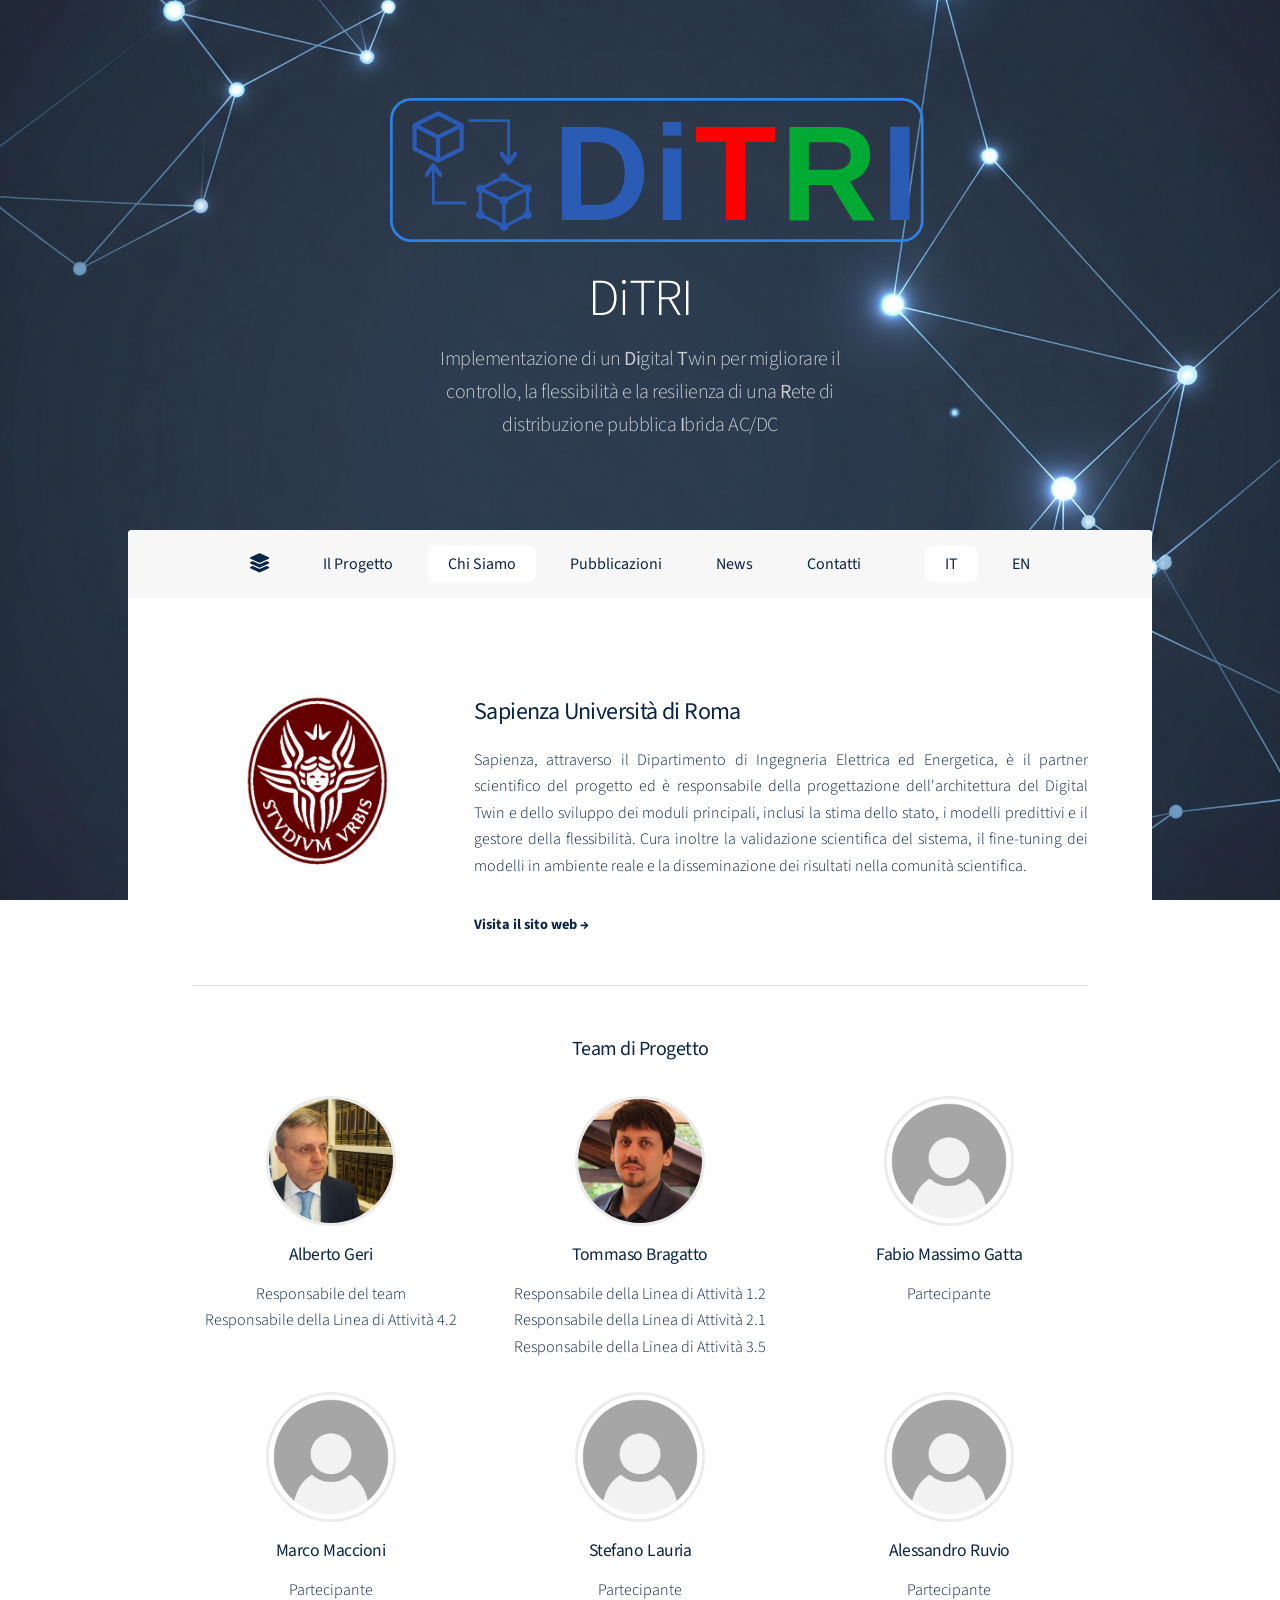
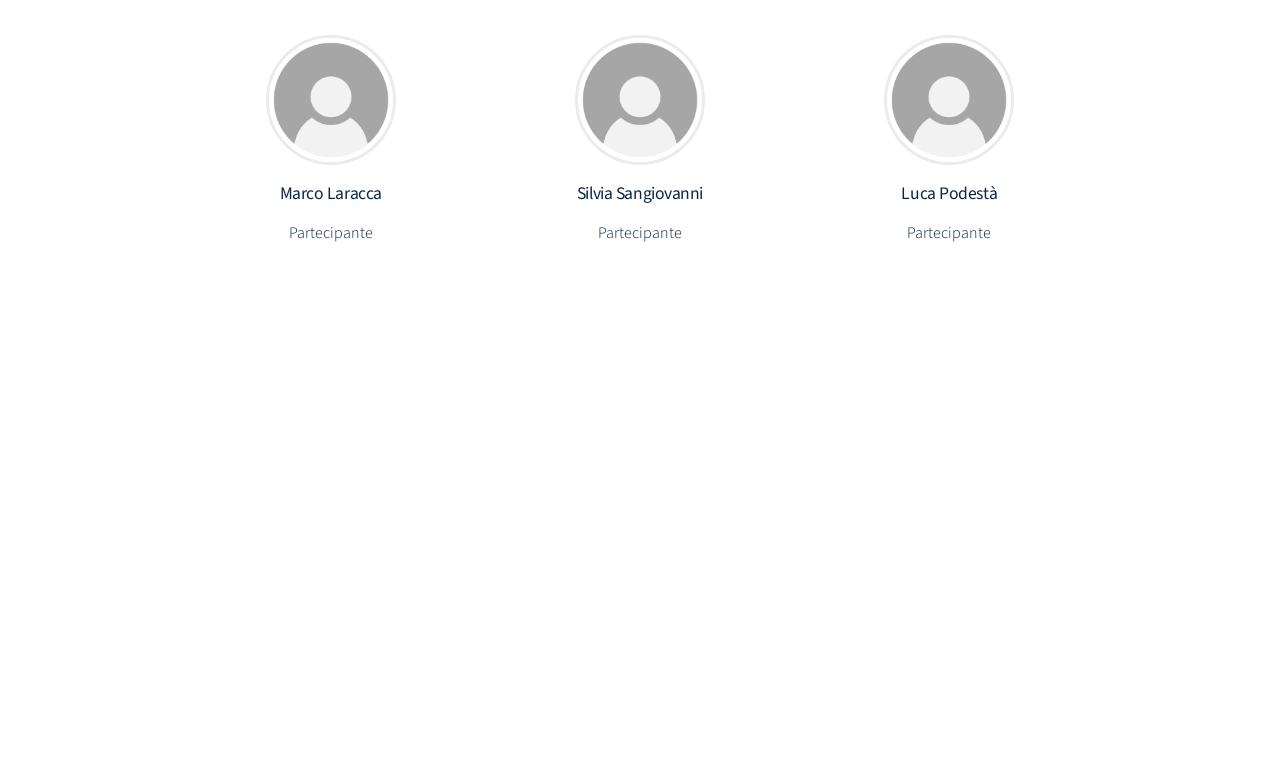
<file: sapienza.html>
<!DOCTYPE HTML>
<!--
	Stellar by HTML5 UP | Personalizzato per DiTRI
-->
<html>
	<head>
		<title>DiTRI</title>
		<meta charset="utf-8" />
		<meta name="viewport" content="width=device-width, initial-scale=1, user-scalable=no" />
		<link rel="stylesheet" href="assets/css/main.css" />
		<noscript><link rel="stylesheet" href="assets/css/noscript.css" /></noscript>
		<style>
			.lang-en { display: none; }
			
			/* Layout per la sezione Azienda (Logo a Sinistra, Testo a Destra) */
			.company-header {
				display: flex;
				align-items: flex-start;
				gap: 2rem;
				margin-bottom: 3rem;
			}
			.company-logo-container {
				flex: 0 0 30%;
				max-width: 250px;
				text-align: center;
			}
			.company-logo-container img {
				width: 100%;
				height: auto;
				max-height: 180px;
				object-fit: contain;
			}
			.company-details {
				flex: 1;
				text-align: justify;
			}
			
			/* Layout Fototessera Team allineate di 3 in 3 */
			.team-grid {
				display: grid;
				grid-template-columns: repeat(3, 1fr);
				gap: 2rem;
				margin-top: 1.5rem;
			}
			.team-member {
				text-align: center;
			}
			.team-member img {
				width: 130px;
				height: 130px;
				border-radius: 50%;
				object-fit: cover;
				margin: 0 auto 1rem auto;
				display: block;
				border: 3px solid rgba(0,0,0,0.08);
			}

			/* Responsive per schermi piccoli (Smartphone) */
			@media screen and (max-width: 736px) {
				.company-header {
					flex-direction: column;
					align-items: center;
				}
				.company-logo-container {
					max-width: 100%;
				}
				.team-grid {
					grid-template-columns: repeat(1, 1fr);
				}
			}
		</style>
	</head>
	<body class="is-preload">

		<!-- Wrapper -->
			<div id="wrapper">

				<!-- Header -->
					<header id="header" class="alt">
						<span class="logo"><img src="images/Logo_DiTRi-SF_bianco.svg" alt="DiTRI Logo" /></span>
						<h1>DiTRI</h1>
						<p class="lang-it">Implementazione di un <strong>Di</strong>gital <strong>T</strong>win per migliorare il<br />
						controllo, la flessibilità e la resilienza di una <strong>R</strong>ete di<br />
						distribuzione pubblica <strong>I</strong>brida AC/DC</p>
						<p class="lang-en">Implementation of a <strong>Di</strong>gital <strong>T</strong>win to improve the<br />
						control, flexibility, and resilience of a Public <strong>H</strong>ybrid AC/DC Distribution Network</p>
					</header>

				<!-- Nav -->
					<nav id="nav">
						<ul>
																	<li>
								<a href="index.html" title="Home">
									<span class="icon solid fa-layer-group" style="font-size: 1.2em;"></span>
								</a>
							</li>

							<li><a href="index.html#intro"><span class="lang-it"><strong>Il Progetto</strong></span><span class="lang-en"><strong>The Project</strong></span></a></li>
							<li><a href="index.html#chi_siamo" class="active nav-active"><span class="lang-it"><strong>Chi Siamo</strong></span><span class="lang-en"><strong>About Us</strong></span></a></li>
							<li><a href="index.html#second"><span class="lang-it"><strong>Pubblicazioni</strong></span><span class="lang-en"><strong>Publications</strong></span></a></li>
							<li><a href="index.html#first"><span class="lang-it"><strong>News</strong></span><span class="lang-en"><strong>News</strong></span></a></li>
							<li><a href="index.html#cta"><span class="lang-it"><strong>Contatti</strong></span><span class="lang-en"><strong>Contact</strong></span></a></li>
							<li style="vertical-align: middle; padding-left: 15px;"><div id="google_translate_element"></div></li>
							<li><a href="#" class="lang-btn active" onclick="setLanguage('it'); return false;"><strong>IT</strong></a></li>
							<li><a href="#" class="lang-btn" onclick="setLanguage('en'); return false;"><strong>EN</strong></a></li>
						</ul>
					</nav>

				<!-- Main -->
					<div id="main">

						<!-- Content Section -->
							<section id="content" class="main" style="margin-top: 2rem;">
								
								<!-- SEZIONE AZIENDA: FIGURA A SINISTRA + TESTO A DESTRA -->
								<div class="company-header">
									<div class="company-logo-container">
										<img src="images/iloveimg-resized/logo_sapienza_(1).jpg" alt="Logo Azienda" />
									</div>
									<div class="company-details">
										<h2><strong>Sapienza Università di Roma</strong></h2>
										
										<!-- Descrizione IT -->
										<div class="lang-it">
											<p>Sapienza, attraverso il Dipartimento di Ingegneria Elettrica ed Energetica, è il partner scientifico del progetto ed è responsabile della progettazione dell'architettura del Digital Twin e dello sviluppo dei moduli principali, inclusi la stima dello stato, i modelli predittivi e il gestore della flessibilità. Cura inoltre la validazione scientifica del sistema, il fine-tuning dei modelli in ambiente reale e la disseminazione dei risultati nella comunità scientifica.</p>
											<!-- Link testuale bilingue allineato al testo -->
<div style="margin-top: 15px;">
    <a href="https://www.uniroma1.it" target="_blank" rel="noopener noreferrer" style="border-bottom: none; text-decoration: none; color: #0b2545; font-weight: bold; font-size: 0.9em;">
        <span class="lang-it">Visita il sito web &rarr;</span>
        <span class="lang-en">Visit website &rarr;</span>
    </a>
</div>
											<!-- Link testuale bilingue al sito web -->

										</div>
										
										<!-- Descrizione EN -->
										<div class="lang-en">
											<p>Sapienza, through its Department of Electrical and Energy Engineering, is the project’s scientific partner and is responsible for designing the Digital Twin architecture and developing the core algorithmic modules, including state estimation, predictive models, and the flexibility manager. It also oversees the scientific validation of the system, the fine-tuning of the models in a real-world environment, and the dissemination of the results to the scientific community.</p>
											<div style="margin-top: 15px;">
    <a href="https://www.uniroma1.it" target="_blank" rel="noopener noreferrer" style="border-bottom: none; text-decoration: none; color: #0b2545; font-weight: bold; font-size: 0.9em;">
        <span class="lang-it">Visita il sito web &rarr;</span>
        <span class="lang-en">Visit website &rarr;</span>
    </a>
</div>
										</div>
										
									</div>
								</div>

								<hr />

								<!-- SEZIONE TEAM: FOTOTESSERE ALLINEATE 3 IN 3 -->
								<div style="margin-top: 3rem;">
									<h3 style="text-align: center; margin-bottom: 2rem;">
										<span class="lang-it"><strong>Team di Progetto</strong></span>
										<span class="lang-en"><strong>Project Team</strong></span>
									</h3>

									<div class="team-grid">
										
										<!-- Membro 1 -->
										<div class="team-member">
											<img src="images/team/geri.jpg" alt="Mario Rossi" />
											<h4><strong>Alberto Geri</strong></h4>
											<p style="margin: 0;">Responsabile del team<br /> Responsabile della Linea di Attività 4.2</p>
										</div>

										<!-- Membro 5 -->
										<div class="team-member">
											<img src="images/team/bragatto.jpg" alt="Sofia Gialli" />
											<h4><strong>Tommaso Bragatto</strong></h4>
											<p style="margin: 0;">Responsabile della Linea di Attività 1.2<br /> Responsabile della Linea di Attività 2.1 <br /> Responsabile della Linea di Attività 3.5</p>
											<!--
										<p style="margin-top: 10px; font-size: 0.85em;">
											<a href="cv/Bragatto.pdf" download style="color: #0b2545; text-decoration: none; border-bottom: none;">
												<span class="icon solid fa-file-pdf" style="color: #d9534f; margin-right: 4px;"></span> CV
											</a>
										</p> -->
										</div>


										<!-- Membro 2 -->
										<div class="team-member">
											<img src="images/team/avatar.avif" alt="Giuseppe Bianchi" />
											<h4><strong>Fabio Massimo Gatta</strong></h4>
											<p style="margin: 0;">Partecipante</p>
										</div>

										<!-- Membro 3 -->
										<div class="team-member">
											<img src="images/team/avatar.avif" alt="Laura Verde" />
											<h4><strong>Marco Maccioni</strong></h4>
											<p style="margin: 0;">Partecipante</p>
										</div>

										<!-- Membro 4 -->
										<div class="team-member">
											<img src="images/team/avatar.avif" alt="Alessandro Neri" />
											<h4><strong>Stefano Lauria</strong></h4>
											<p style="margin: 0;">Partecipante</p>
										</div>


										


 										<!--Membro 6 -->
										<div class="team-member">
											<img src="images/team/avatar.avif" alt="Marco Viola" />
											<h4><strong>Alessandro Ruvio</strong></h4>
											<p style="margin: 0;">Partecipante</p>
										</div>
										<!-- Membro 4 -->
										<div class="team-member">
											<img src="images/team/avatar.avif" alt="Alessandro Neri" />
											<h4><strong>Marco Laracca</strong></h4>
											<p style="margin: 0;">Partecipante</p>
										</div>

										<!-- Membro 5 -->
										<div class="team-member">
											<img src="images/team/avatar.avif" alt="Sofia Gialli" />
											<h4><strong>Silvia Sangiovanni</strong></h4>
											<p style="margin: 0;">Partecipante</p>
										</div>
										<div class="team-member">
											<img src="images/team/avatar.avif" alt="Sofia Gialli" />
											<h4><strong>Luca Podestà</strong></h4>
											<p style="margin: 0;">Partecipante</p>
										</div>										


 										<!-- Membro 6 -->
<!--										<div class="team-member">
											<img src="images/team/avatar.avif" alt="Marco Viola" />
											<h4><strong>Marco Viola</strong></h4>
											<p style="margin: 0;">Specialista IoT</p>
										</div> -->
									</div>
								</div>

							</section>

					</div>

				<!-- Footer -->
					<footer id="footer">
						<section>
							<h2><span class="lang-it"><strong>Ringraziamenti</strong></span><span class="lang-en"><strong>Acknowledgments</strong></span></h2>
							<p class="lang-it">Il progetto <strong>DiTRI</strong> (ID: MI_DDR_00279) ha ricevuto fondi dal <strong>MASE</strong> a valere sulla iniziativa <strong>“Mission 2.0”</strong> nell’Area strategica <strong>“Dati e digitalizzazione di rete”</strong>. Le opinioni espresse in questo documento riflettono esclusivamente il punto di vista dell’autore e non rappresentano in alcun modo le opinioni del MASE. Il MASE non è responsabile di alcun uso che possa essere fatto delle informazioni in esso contenute.</p>
							<p class="lang-en">The <strong>DiTRI</strong> project (ID: MI_DDR_00279) received funding from <strong>MASE</strong> under the <strong>"Mission 2.0"</strong> initiative in the Strategic Area <strong>"Network Data and Digitalization"</strong>. The views expressed in this document reflect exclusively the author's opinions and do not in any way represent the views of MASE. MASE is not responsible for any use that may be made of the information contained therein.</p>
						</section>
						<section>
							<ul class="icons">
								<li><a href="https://www.linkedin.com/company/ditri/" class="icon brands fa-linkedin alt"><span class="label">Linkedin</span></a></li>								<li><a href="#" class="icon brands fa-github alt"><span class="label">GitHub</span></a></li>
								<li><a href="#" class="icon brands fa-dribbble alt"><span class="label">Dribbble</span></a></li>
							</ul>
						</section>
						<p class="copyright">&copy; Untitled. Design: <a href="https://html5up.net">HTML5 UP</a>.</p>
					</footer>

			</div>

		<!-- Scripts -->
			<script src="assets/js/jquery.min.js"></script>
			<script src="assets/js/jquery.scrollex.min.js"></script>
			<script src="assets/js/jquery.scrolly.min.js"></script>
			<script src="assets/js/browser.min.js"></script>
			<script src="assets/js/breakpoints.min.js"></script>
			<script src="assets/js/util.js"></script>
			<script src="assets/js/main.js"></script>
			
<script>
    function setLanguage(lang) {
        localStorage.setItem('selectedLanguage', lang);
        
        if(lang === 'en') {
            $('.lang-it').hide();
            $('.lang-en').show();
            // Aggiorna lo stato dei soli pulsanti lingua
            $('.lang-btn').removeClass('active');
            $('a[onclick*="\'en\'"]').addClass('active');
        } else {
            $('.lang-en').hide();
            $('.lang-it').show();
            // Aggiorna lo stato dei soli pulsanti lingua
            $('.lang-btn').removeClass('active');
            $('a[onclick*="\'it\'"]').addClass('active');
        }

        // ASSICURA CHE "CHI SIAMO" RIMANGA ATTIVO/EVIDENZIATO
        ripristinaNavAttiva();
    }

    function ripristinaNavAttiva() {
        // Seleziona il link di "Chi Siamo" e forza la classe active
        $('a[href*="#chi_siamo"]').addClass('active nav-active');
    }

    $(window).on('load', function() {
        var savedLang = localStorage.getItem('selectedLanguage') || 'it';
        setLanguage(savedLang);
        $('body').removeClass('is-preload');

        // Garantisce che al caricamento il tasto sia attivo
        ripristinaNavAttiva();

        setTimeout(function() {
            $('html, body').scrollTop($("#main").offset().top - 60);
        }, 100);
    });

    // Protezione extra: se Stellar.js prova a rimuovere la classe al click
    $(document).on('click', '.lang-btn', function() {
        setTimeout(ripristinaNavAttiva, 50);
    });
</script>

	</body>
</html>
</file>
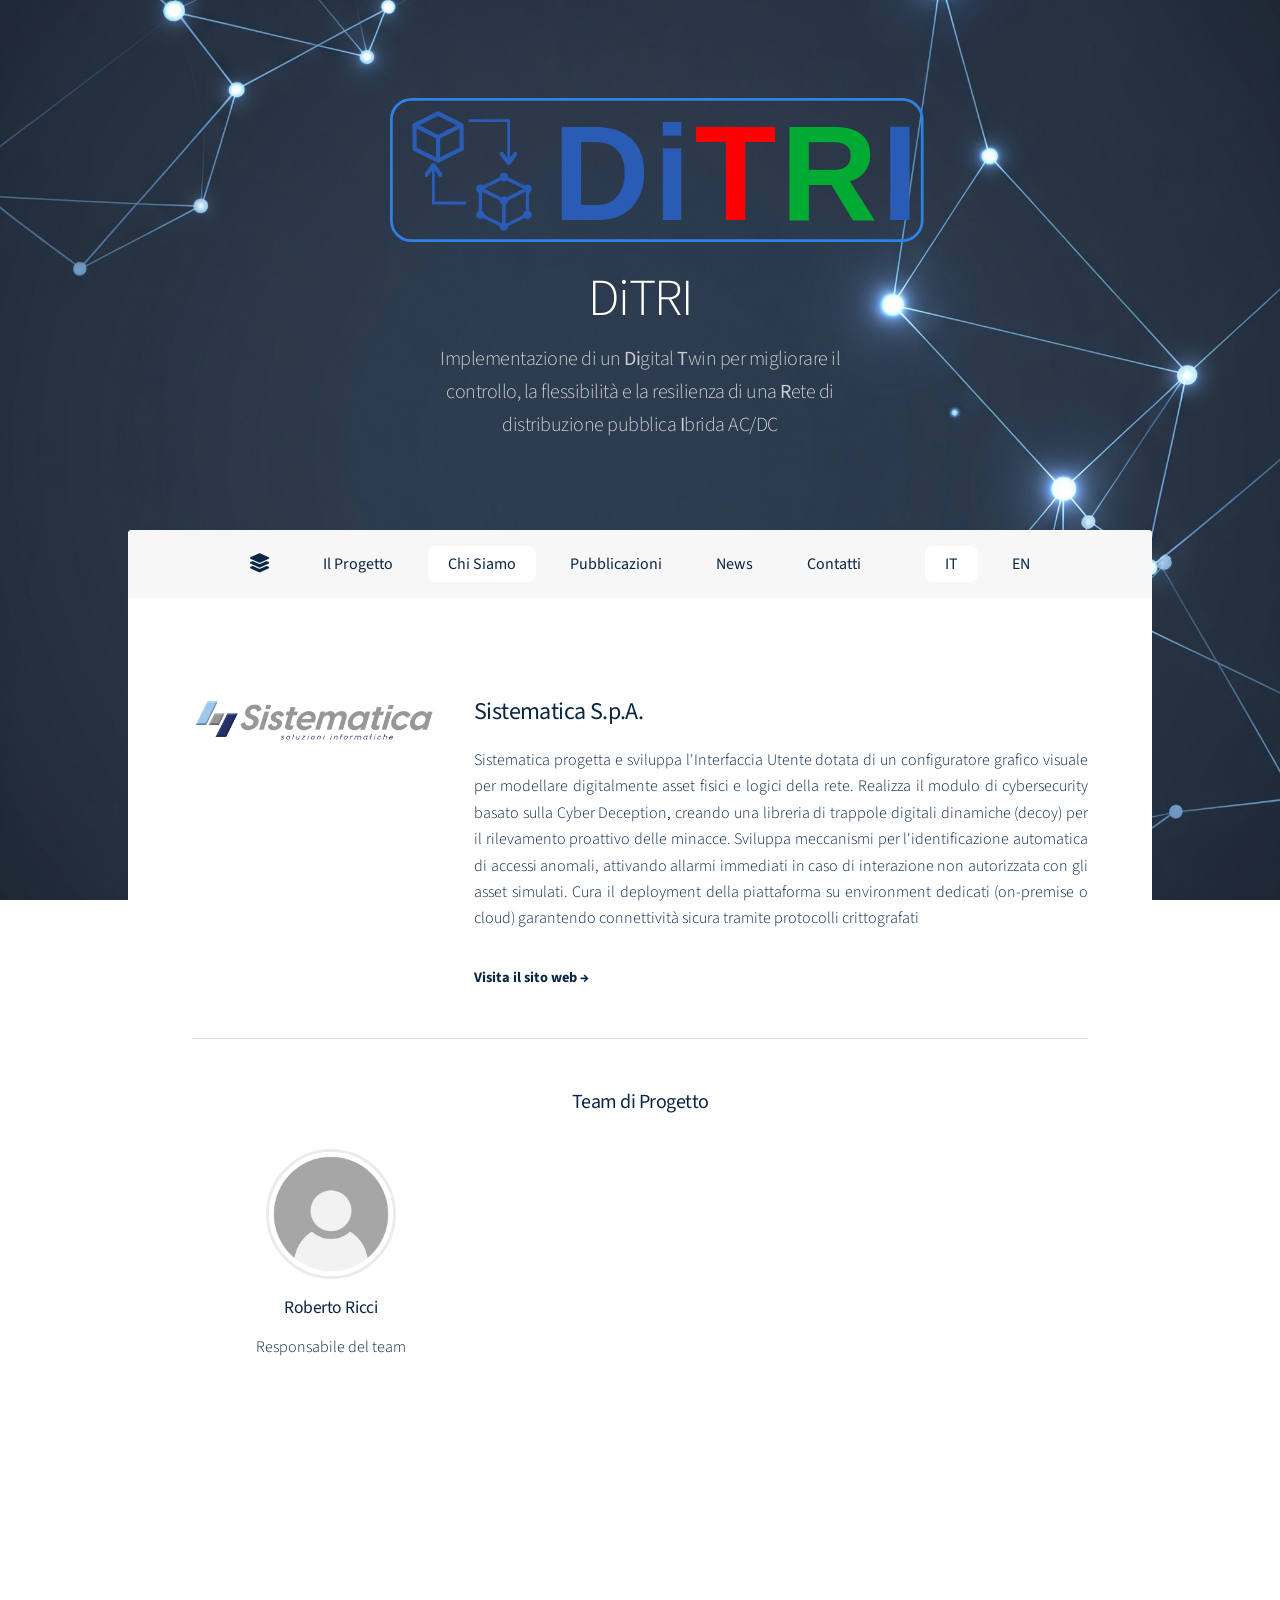
<file: sistematica.html>
<!DOCTYPE HTML>
<!--
	Stellar by HTML5 UP | Personalizzato per DiTRI
-->
<html>
	<head>
		<title>DiTRI</title>
		<meta charset="utf-8" />
		<meta name="viewport" content="width=device-width, initial-scale=1, user-scalable=no" />
		<link rel="stylesheet" href="assets/css/main.css" />
		<noscript><link rel="stylesheet" href="assets/css/noscript.css" /></noscript>
		<style>
			.lang-en { display: none; }
			
			/* Layout per la sezione Azienda (Logo a Sinistra, Testo a Destra) */
			.company-header {
				display: flex;
				align-items: flex-start;
				gap: 2rem;
				margin-bottom: 3rem;
			}
			.company-logo-container {
				flex: 0 0 30%;
				max-width: 250px;
				text-align: center;
			}
			.company-logo-container img {
				width: 100%;
				height: auto;
				max-height: 180px;
				object-fit: contain;
			}
			.company-details {
				flex: 1;
				text-align: justify;
			}
			
			/* Layout Fototessera Team allineate di 3 in 3 */
			.team-grid {
				display: grid;
				grid-template-columns: repeat(3, 1fr);
				gap: 2rem;
				margin-top: 1.5rem;
			}
			.team-member {
				text-align: center;
			}
			.team-member img {
				width: 130px;
				height: 130px;
				border-radius: 50%;
				object-fit: cover;
				margin: 0 auto 1rem auto;
				display: block;
				border: 3px solid rgba(0,0,0,0.08);
			}

			/* Responsive per schermi piccoli (Smartphone) */
			@media screen and (max-width: 736px) {
				.company-header {
					flex-direction: column;
					align-items: center;
				}
				.company-logo-container {
					max-width: 100%;
				}
				.team-grid {
					grid-template-columns: repeat(1, 1fr);
				}
			}
		</style>
	</head>
	<body class="is-preload">

		<!-- Wrapper -->
			<div id="wrapper">

				<!-- Header -->
					<header id="header" class="alt">
						<span class="logo"><img src="images/Logo_DiTRi-SF_bianco.svg" alt="DiTRI Logo" /></span>
						<h1>DiTRI</h1>
						<p class="lang-it">Implementazione di un <strong>Di</strong>gital <strong>T</strong>win per migliorare il<br />
						controllo, la flessibilità e la resilienza di una <strong>R</strong>ete di<br />
						distribuzione pubblica <strong>I</strong>brida AC/DC</p>
						<p class="lang-en">Implementation of a <strong>Di</strong>gital <strong>T</strong>win to improve the<br />
						control, flexibility, and resilience of a Public <strong>H</strong>ybrid AC/DC Distribution Network</p>
					</header>

				<!-- Nav -->
					<nav id="nav">
						<ul>
																	<li>
								<a href="index.html" title="Home">
									<span class="icon solid fa-layer-group" style="font-size: 1.2em;"></span>
								</a>
							</li>

							<li><a href="index.html#intro"><span class="lang-it"><strong>Il Progetto</strong></span><span class="lang-en"><strong>The Project</strong></span></a></li>
							<li><a href="index.html#chi_siamo" class="active nav-active"><span class="lang-it"><strong>Chi Siamo</strong></span><span class="lang-en"><strong>About Us</strong></span></a></li>
							<li><a href="index.html#second"><span class="lang-it"><strong>Pubblicazioni</strong></span><span class="lang-en"><strong>Publications</strong></span></a></li>
							<li><a href="index.html#first"><span class="lang-it"><strong>News</strong></span><span class="lang-en"><strong>News</strong></span></a></li>
							<li><a href="index.html#cta"><span class="lang-it"><strong>Contatti</strong></span><span class="lang-en"><strong>Contact</strong></span></a></li>
							<li style="vertical-align: middle; padding-left: 15px;"><div id="google_translate_element"></div></li>
							<li><a href="#" class="lang-btn active" onclick="setLanguage('it'); return false;"><strong>IT</strong></a></li>
							<li><a href="#" class="lang-btn" onclick="setLanguage('en'); return false;"><strong>EN</strong></a></li>
						</ul>
					</nav>

				<!-- Main -->
					<div id="main">

						<!-- Content Section -->
							<section id="content" class="main" style="margin-top: 2rem;">
								
								<!-- SEZIONE AZIENDA: FIGURA A SINISTRA + TESTO A DESTRA -->
								<div class="company-header">
									<div class="company-logo-container">
										<img src="images/iloveimg-resized/logo_sistematica_(1).jpg" alt="Logo Azienda" />
									</div>
									<div class="company-details">
										<h2><strong>Sistematica S.p.A.</strong></h2>
										
										<!-- Descrizione IT -->
										<div class="lang-it">
											<p>Sistematica progetta e sviluppa l'Interfaccia Utente dotata di un configuratore grafico visuale per modellare digitalmente asset fisici e logici della rete. Realizza il modulo di cybersecurity basato sulla Cyber Deception, creando una libreria di trappole digitali dinamiche (decoy) per il rilevamento proattivo delle minacce. Sviluppa meccanismi per l'identificazione automatica di accessi anomali, attivando allarmi immediati in caso di interazione non autorizzata con gli asset simulati. Cura il deployment della piattaforma su environment dedicati (on-premise o cloud) garantendo connettività sicura tramite protocolli crittografati</p>
																																<div style="margin-top: 15px;">
    <a href="https://grupposistematica.it/" target="_blank" rel="noopener noreferrer" style="border-bottom: none; text-decoration: none; color: #0b2545; font-weight: bold; font-size: 0.9em;">
        <span class="lang-it">Visita il sito web &rarr;</span>
        <span class="lang-en">Visit website &rarr;</span>
    </a>
</div>
											
										</div>
										
										<!-- Descrizione EN -->
										<div class="lang-en">
											<p>Sistematica designs and develops an advanced graphical user interface equipped with a visual configurator for digitally modeling physical and logical network assets. It implements a cybersecurity module based on cyber deception, creating a library of dynamic digital decoys for proactive threat detection. It develops mechanisms for the automatic identification of anomalous access, triggering immediate alerts in the event of unauthorized interaction with simulated assets. It manages the deployment of the platform in dedicated environments (on-premises or in the cloud), ensuring secure connectivity via encrypted protocols.</p>
																																											<div style="margin-top: 15px;">
    <a href="https://grupposistematica.it/" target="_blank" rel="noopener noreferrer" style="border-bottom: none; text-decoration: none; color: #0b2545; font-weight: bold; font-size: 0.9em;">
        <span class="lang-it">Visita il sito web &rarr;</span>
        <span class="lang-en">Visit website &rarr;</span>
    </a>
</div>
										</div>
									</div>
								</div>

								<hr />

								<!-- SEZIONE TEAM: FOTOTESSERE ALLINEATE 3 IN 3 -->
								<div style="margin-top: 3rem;">
									<h3 style="text-align: center; margin-bottom: 2rem;">
										<span class="lang-it"><strong>Team di Progetto</strong></span>
										<span class="lang-en"><strong>Project Team</strong></span>
									</h3>

									<div class="team-grid">
										
										<!-- Membro 1 -->
										<div class="team-member">
											<img src="images/team/avatar.avif" alt="Mario Rossi" />
											<h4><strong>Roberto Ricci</strong></h4>
											<p style="margin: 0;">Responsabile del team<br /> </p>
										</div>


 										<!-- Membro 6 -->
<!--										<div class="team-member">
											<img src="images/team/avatar.avif" alt="Marco Viola" />
											<h4><strong>Marco Viola</strong></h4>
											<p style="margin: 0;">Specialista IoT</p>
										</div> -->
									</div>
								</div>

							</section>

					</div>

				<!-- Footer -->
					<footer id="footer">
						<section>
							<h2><span class="lang-it"><strong>Ringraziamenti</strong></span><span class="lang-en"><strong>Acknowledgments</strong></span></h2>
							<p class="lang-it">Il progetto <strong>DiTRI</strong> (ID: MI_DDR_00279) ha ricevuto fondi dal <strong>MASE</strong> a valere sulla iniziativa <strong>“Mission 2.0”</strong> nell’Area strategica <strong>“Dati e digitalizzazione di rete”</strong>. Le opinioni espresse in questo documento riflettono esclusivamente il punto di vista dell’autore e non rappresentano in alcun modo le opinioni del MASE. Il MASE non è responsabile di alcun uso che possa essere fatto delle informazioni in esso contenute.</p>
							<p class="lang-en">The <strong>DiTRI</strong> project (ID: MI_DDR_00279) received funding from <strong>MASE</strong> under the <strong>"Mission 2.0"</strong> initiative in the Strategic Area <strong>"Network Data and Digitalization"</strong>. The views expressed in this document reflect exclusively the author's opinions and do not in any way represent the views of MASE. MASE is not responsible for any use that may be made of the information contained therein.</p>
						</section>
						<section>
							<ul class="icons">
								<li><a href="https://www.linkedin.com/company/ditri/" class="icon brands fa-linkedin alt"><span class="label">Linkedin</span></a></li>								<li><a href="#" class="icon brands fa-github alt"><span class="label">GitHub</span></a></li>
								<li><a href="#" class="icon brands fa-dribbble alt"><span class="label">Dribbble</span></a></li>
							</ul>
						</section>
						<p class="copyright">&copy; Untitled. Design: <a href="https://html5up.net">HTML5 UP</a>.</p>
					</footer>

			</div>

		<!-- Scripts -->
			<script src="assets/js/jquery.min.js"></script>
			<script src="assets/js/jquery.scrollex.min.js"></script>
			<script src="assets/js/jquery.scrolly.min.js"></script>
			<script src="assets/js/browser.min.js"></script>
			<script src="assets/js/breakpoints.min.js"></script>
			<script src="assets/js/util.js"></script>
			<script src="assets/js/main.js"></script>
			
<script>
    function setLanguage(lang) {
        localStorage.setItem('selectedLanguage', lang);
        
        if(lang === 'en') {
            $('.lang-it').hide();
            $('.lang-en').show();
            // Aggiorna lo stato dei soli pulsanti lingua
            $('.lang-btn').removeClass('active');
            $('a[onclick*="\'en\'"]').addClass('active');
        } else {
            $('.lang-en').hide();
            $('.lang-it').show();
            // Aggiorna lo stato dei soli pulsanti lingua
            $('.lang-btn').removeClass('active');
            $('a[onclick*="\'it\'"]').addClass('active');
        }

        // ASSICURA CHE "CHI SIAMO" RIMANGA ATTIVO/EVIDENZIATO
        ripristinaNavAttiva();
    }

    function ripristinaNavAttiva() {
        // Seleziona il link di "Chi Siamo" e forza la classe active
        $('a[href*="#chi_siamo"]').addClass('active nav-active');
    }

    $(window).on('load', function() {
        var savedLang = localStorage.getItem('selectedLanguage') || 'it';
        setLanguage(savedLang);
        $('body').removeClass('is-preload');

        // Garantisce che al caricamento il tasto sia attivo
        ripristinaNavAttiva();

        setTimeout(function() {
            $('html, body').scrollTop($("#main").offset().top - 60);
        }, 100);
    });

    // Protezione extra: se Stellar.js prova a rimuovere la classe al click
    $(document).on('click', '.lang-btn', function() {
        setTimeout(ripristinaNavAttiva, 50);
    });
</script>

	</body>
</html>
</file>
<file: assets/css/noscript.css>
/*
	Stellar by HTML5 UP
	html5up.net | @ajlkn
	Free for personal and commercial use under the CCA 3.0 license (html5up.net/license)
*/

/* Header */

	body.is-preload #header.alt > * {
		opacity: 1;
	}

	body.is-preload #header.alt .logo {
		-moz-transform: none;
		-webkit-transform: none;
		-ms-transform: none;
		transform: none;
	}
</file>
<file: assets/css/main.css>
@import url(fontawesome-all.min.css);
@import 'https://fonts.googleapis.com/css?family=Source+Sans+Pro:300,400';

/*
	Stellar by HTML5 UP
	html5up.net | @ajlkn
	Free for personal and commercial use under the CCA 3.0 license (html5up.net/license)
*/

html, body, div, span, applet, object,
iframe, h1, h2, h3, h4, h5, h6, p, blockquote,
pre, a, abbr, acronym, address, big, cite,
code, del, dfn, em, img, ins, kbd, q, s, samp,
small, strike, strong, sub, sup, tt, var, b,
u, i, center, dl, dt, dd, ol, ul, li, fieldset,
form, label, legend, table, caption, tbody,
tfoot, thead, tr, th, td, article, aside,
canvas, details, embed, figure, figcaption,
footer, header, hgroup, menu, nav, output, ruby,
section, summary, time, mark, audio, video {
	margin: 0;
	padding: 0;
	border: 0;
	font-size: 100%;
	font: inherit;
	vertical-align: baseline;}

article, aside, details, figcaption, figure,
footer, header, hgroup, menu, nav, section {
	display: block;}

body {
	line-height: 1;
}

ol, ul {
	list-style: none;
}

blockquote, q {
	quotes: none;
}

	blockquote:before, blockquote:after, q:before, q:after {
		content: '';
		content: none;
	}

table {
	border-collapse: collapse;
	border-spacing: 0;
}

body {
	-webkit-text-size-adjust: none;
}

mark {
	background-color: transparent;
	color: inherit;
}

input::-moz-focus-inner {
	border: 0;
	padding: 0;
}

input, select, textarea {
	-moz-appearance: none;
	-webkit-appearance: none;
	-ms-appearance: none;
	appearance: none;
}

/* Basic */

	@-ms-viewport {
		width: device-width;
	}

	body {
		-ms-overflow-style: scrollbar;
	}

	@media screen and (max-width: 480px) {

		html, body {
			min-width: 320px;
		}

	}

	html {
		box-sizing: border-box;
	}

	*, *:before, *:after {
		box-sizing: inherit;
	}

	/*body {
		background-image: url('../images/3148.jpg');
		background-size: cover;
		background-attachment: fixed;
		background-position: center;
	}
	body {
		background-color: #65c97e;
		background-image: url("images/overlay.png"), -moz-linear-gradient(45deg, #e37682 15%, #5f4d93 85%);
		background-image: url("images/overlay.png"), -webkit-linear-gradient(45deg, #e37682 15%, #5f4d93 85%);
		background-image: url("images/overlay.png"), -ms-linear-gradient(45deg, #e37682 15%, #5f4d93 85%);
		background-image: url("images/overlay.png"), linear-gradient(45deg, #e37682 15%, #5f4d93 85%);
	}*/
	body {
		background-color: #00080;
		background-image: url('../../images/bg2.png');
	}

		body.is-preload *, body.is-preload *:before, body.is-preload *:after {
			-moz-animation: none !important;
			-webkit-animation: none !important;
			-ms-animation: none !important;
			animation: none !important;
			-moz-transition: none !important;
			-webkit-transition: none !important;
			-ms-transition: none !important;
			transition: none !important;
		}

/* Type */

	body {
		background-image: url('../../images/bg2.png');
		background-size: cover;
  		background-attachment: fixed;
  		background-position: center;
		/*background-color: #2F5D50; Alternativa*/
		color: rgba(255, 255, 255, 0.65);
	}

	body, input, select, textarea {
		font-family: "Source Sans Pro", Helvetica, sans-serif;
		font-size: 17pt;
		font-weight: 300;
		line-height: 1.65;
	}

		@media screen and (max-width: 1680px) {

			body, input, select, textarea {
				font-size: 14pt;
			}

		}

		@media screen and (max-width: 1280px) {

			body, input, select, textarea {
				font-size: 12pt;
			}

		}

		@media screen and (max-width: 360px) {

			body, input, select, textarea {
				font-size: 11pt;
			}

		}

	a {
		-moz-transition: color 0.2s ease, border-bottom 0.2s ease;
		-webkit-transition: color 0.2s ease, border-bottom 0.2s ease;
		-ms-transition: color 0.2s ease, border-bottom 0.2s ease;
		transition: color 0.2s ease, border-bottom 0.2s ease;
		text-decoration: none;
		border-bottom: dotted 1px;
		color: inherit;
	}

		a:hover {
			border-bottom-color: transparent;
		}

	strong, b {
		font-weight: 400;
	}

	em, i {
		font-style: italic;
	}

	p {
		margin: 0 0 2em 0;
	}

		p.content {
			-moz-columns: 20em 2;
			-webkit-columns: 20em 2;
			-ms-columns: 20em 2;
			columns: 20em 2;
			-moz-column-gap: 2em;
			-webkit-column-gap: 2em;
			-ms-column-gap: 2em;
			column-gap: 2em;
			text-align: justify;
		}

	h1, h2, h3, h4, h5, h6 {
		font-weight: 300;
		line-height: 1.5;
		margin: 0 0 0.7em 0;
		letter-spacing: -0.025em;
	}

		h1 a, h2 a, h3 a, h4 a, h5 a, h6 a {
			color: inherit;
			text-decoration: none;
		}

	h1 {
		font-size: 2.5em;
		line-height: 1.2;
	}

	h2 {
		font-size: 1.5em;
	}

	h3 {
		font-size: 1.25em;
	}

	h4 {
		font-size: 1.1em;
	}

	h5 {
		font-size: 0.9em;
	}

	h6 {
		font-size: 0.7em;
	}

	@media screen and (max-width: 736px) {

		h1 {
			font-size: 2em;
		}

	}

	sub {
		font-size: 0.8em;
		position: relative;
		top: 0.5em;
	}

	sup {
		font-size: 0.8em;
		position: relative;
		top: -0.5em;
	}

	blockquote {
		border-left: solid 4px;
		font-style: italic;
		margin: 0 0 2em 0;
		padding: 0.5em 0 0.5em 2em;
	}

	code {
		border-radius: 8px;
		border: solid 1px;
		font-family: "Courier New", monospace;
		font-size: 0.9em;
		margin: 0 0.25em;
		padding: 0.25em 0.65em;
	}

	pre {
		-webkit-overflow-scrolling: touch;
		font-family: "Courier New", monospace;
		font-size: 0.9em;
		margin: 0 0 2em 0;
	}

		pre code {
			display: block;
			line-height: 1.75;
			padding: 1em 1.5em;
			overflow-x: auto;
		}

	hr {
		border: 0;
		border-bottom: solid 1px;
		margin: 2em 0;
	}

		hr.major {
			margin: 3em 0;
		}

	.align-left {
		text-align: left;
	}

	.align-center {
		text-align: center;
	}

	.align-right {
		text-align: right;
	}

	input, select, textarea {
		color: #ffffff;
	}

	a:hover {
		color: #ffffff;
	}

	strong, b {
		color: #ffffff;
	}

	h1, h2, h3, h4, h5, h6 {
		color: #ffffff;
	}

	blockquote {
		border-left-color: rgba(255, 255, 255, 0.35);
	}

	code {
		background: rgba(255, 255, 255, 0.075);
		border-color: rgba(255, 255, 255, 0.35);
	}

	hr {
		border-bottom-color: rgba(255, 255, 255, 0.35);
	}

/* Row */

	.row {
		display: flex;
		flex-wrap: wrap;
		box-sizing: border-box;
		align-items: stretch;
	}

		.row > * {
			box-sizing: border-box;
		}

		.row.gtr-uniform > * > :last-child {
			margin-bottom: 0;
		}

		.row.aln-left {
			justify-content: flex-start;
		}

		.row.aln-center {
			justify-content: center;
		}

		.row.aln-right {
			justify-content: flex-end;
		}

		.row.aln-top {
			align-items: flex-start;
		}

		.row.aln-middle {
			align-items: center;
		}

		.row.aln-bottom {
			align-items: flex-end;
		}

		.row > .imp {
			order: -1;
		}

		.row > .col-1 {
			width: 8.33333%;
		}

		.row > .off-1 {
			margin-left: 8.33333%;
		}

		.row > .col-2 {
			width: 16.66667%;
		}

		.row > .off-2 {
			margin-left: 16.66667%;
		}

		.row > .col-3 {
			width: 25%;
		}

		.row > .off-3 {
			margin-left: 25%;
		}

		.row > .col-4 {
			width: 33.33333%;
		}

		.row > .off-4 {
			margin-left: 33.33333%;
		}

		.row > .col-5 {
			width: 41.66667%;
		}

		.row > .off-5 {
			margin-left: 41.66667%;
		}

		.row > .col-6 {
			width: 50%;
		}

		.row > .off-6 {
			margin-left: 50%;
		}

		.row > .col-7 {
			width: 58.33333%;
		}

		.row > .off-7 {
			margin-left: 58.33333%;
		}

		.row > .col-8 {
			width: 66.66667%;
		}

		.row > .off-8 {
			margin-left: 66.66667%;
		}

		.row > .col-9 {
			width: 75%;
		}

		.row > .off-9 {
			margin-left: 75%;
		}

		.row > .col-10 {
			width: 83.33333%;
		}

		.row > .off-10 {
			margin-left: 83.33333%;
		}

		.row > .col-11 {
			width: 91.66667%;
		}

		.row > .off-11 {
			margin-left: 91.66667%;
		}

		.row > .col-12 {
			width: 100%;
		}

		.row > .off-12 {
			margin-left: 100%;
		}

		.row.gtr-0 {
			margin-top: 0;
			margin-left: 0em;
		}

			.row.gtr-0 > * {
				padding: 0 0 0 0em;
			}

			.row.gtr-0.gtr-uniform {
				margin-top: 0em;
			}

				.row.gtr-0.gtr-uniform > * {
					padding-top: 0em;
				}

		.row.gtr-25 {
			margin-top: 0;
			margin-left: -0.375em;
		}

			.row.gtr-25 > * {
				padding: 0 0 0 0.375em;
			}

			.row.gtr-25.gtr-uniform {
				margin-top: -0.375em;
			}

				.row.gtr-25.gtr-uniform > * {
					padding-top: 0.375em;
				}

		.row.gtr-50 {
			margin-top: 0;
			margin-left: -0.75em;
		}

			.row.gtr-50 > * {
				padding: 0 0 0 0.75em;
			}

			.row.gtr-50.gtr-uniform {
				margin-top: -0.75em;
			}

				.row.gtr-50.gtr-uniform > * {
					padding-top: 0.75em;
				}

		.row {
			margin-top: 0;
			margin-left: -1.5em;
		}

			.row > * {
				padding: 0 0 0 1.5em;
			}

			.row.gtr-uniform {
				margin-top: -1.5em;
			}

				.row.gtr-uniform > * {
					padding-top: 1.5em;
				}

		.row.gtr-150 {
			margin-top: 0;
			margin-left: -2.25em;
		}

			.row.gtr-150 > * {
				padding: 0 0 0 2.25em;
			}

			.row.gtr-150.gtr-uniform {
				margin-top: -2.25em;
			}

				.row.gtr-150.gtr-uniform > * {
					padding-top: 2.25em;
				}

		.row.gtr-200 {
			margin-top: 0;
			margin-left: -3em;
		}

			.row.gtr-200 > * {
				padding: 0 0 0 3em;
			}

			.row.gtr-200.gtr-uniform {
				margin-top: -3em;
			}

				.row.gtr-200.gtr-uniform > * {
					padding-top: 3em;
				}

		@media screen and (max-width: 1680px) {

			.row {
				display: flex;
				flex-wrap: wrap;
				box-sizing: border-box;
				align-items: stretch;
			}

				.row > * {
					box-sizing: border-box;
				}

				.row.gtr-uniform > * > :last-child {
					margin-bottom: 0;
				}

				.row.aln-left {
					justify-content: flex-start;
				}

				.row.aln-center {
					justify-content: center;
				}

				.row.aln-right {
					justify-content: flex-end;
				}

				.row.aln-top {
					align-items: flex-start;
				}

				.row.aln-middle {
					align-items: center;
				}

				.row.aln-bottom {
					align-items: flex-end;
				}

				.row > .imp-xlarge {
					order: -1;
				}

				.row > .col-1-xlarge {
					width: 8.33333%;
				}

				.row > .off-1-xlarge {
					margin-left: 8.33333%;
				}

				.row > .col-2-xlarge {
					width: 16.66667%;
				}

				.row > .off-2-xlarge {
					margin-left: 16.66667%;
				}

				.row > .col-3-xlarge {
					width: 25%;
				}

				.row > .off-3-xlarge {
					margin-left: 25%;
				}

				.row > .col-4-xlarge {
					width: 33.33333%;
				}

				.row > .off-4-xlarge {
					margin-left: 33.33333%;
				}

				.row > .col-5-xlarge {
					width: 41.66667%;
				}

				.row > .off-5-xlarge {
					margin-left: 41.66667%;
				}

				.row > .col-6-xlarge {
					width: 50%;
				}

				.row > .off-6-xlarge {
					margin-left: 50%;
				}

				.row > .col-7-xlarge {
					width: 58.33333%;
				}

				.row > .off-7-xlarge {
					margin-left: 58.33333%;
				}

				.row > .col-8-xlarge {
					width: 66.66667%;
				}

				.row > .off-8-xlarge {
					margin-left: 66.66667%;
				}

				.row > .col-9-xlarge {
					width: 75%;
				}

				.row > .off-9-xlarge {
					margin-left: 75%;
				}

				.row > .col-10-xlarge {
					width: 83.33333%;
				}

				.row > .off-10-xlarge {
					margin-left: 83.33333%;
				}

				.row > .col-11-xlarge {
					width: 91.66667%;
				}

				.row > .off-11-xlarge {
					margin-left: 91.66667%;
				}

				.row > .col-12-xlarge {
					width: 100%;
				}

				.row > .off-12-xlarge {
					margin-left: 100%;
				}

				.row.gtr-0 {
					margin-top: 0;
					margin-left: 0em;
				}

					.row.gtr-0 > * {
						padding: 0 0 0 0em;
					}

					.row.gtr-0.gtr-uniform {
						margin-top: 0em;
					}

						.row.gtr-0.gtr-uniform > * {
							padding-top: 0em;
						}

				.row.gtr-25 {
					margin-top: 0;
					margin-left: -0.375em;
				}

					.row.gtr-25 > * {
						padding: 0 0 0 0.375em;
					}

					.row.gtr-25.gtr-uniform {
						margin-top: -0.375em;
					}

						.row.gtr-25.gtr-uniform > * {
							padding-top: 0.375em;
						}

				.row.gtr-50 {
					margin-top: 0;
					margin-left: -0.75em;
				}

					.row.gtr-50 > * {
						padding: 0 0 0 0.75em;
					}

					.row.gtr-50.gtr-uniform {
						margin-top: -0.75em;
					}

						.row.gtr-50.gtr-uniform > * {
							padding-top: 0.75em;
						}

				.row {
					margin-top: 0;
					margin-left: -1.5em;
				}

					.row > * {
						padding: 0 0 0 1.5em;
					}

					.row.gtr-uniform {
						margin-top: -1.5em;
					}

						.row.gtr-uniform > * {
							padding-top: 1.5em;
						}

				.row.gtr-150 {
					margin-top: 0;
					margin-left: -2.25em;
				}

					.row.gtr-150 > * {
						padding: 0 0 0 2.25em;
					}

					.row.gtr-150.gtr-uniform {
						margin-top: -2.25em;
					}

						.row.gtr-150.gtr-uniform > * {
							padding-top: 2.25em;
						}

				.row.gtr-200 {
					margin-top: 0;
					margin-left: -3em;
				}

					.row.gtr-200 > * {
						padding: 0 0 0 3em;
					}

					.row.gtr-200.gtr-uniform {
						margin-top: -3em;
					}

						.row.gtr-200.gtr-uniform > * {
							padding-top: 3em;
						}

		}

		@media screen and (max-width: 1280px) {

			.row {
				display: flex;
				flex-wrap: wrap;
				box-sizing: border-box;
				align-items: stretch;
			}

				.row > * {
					box-sizing: border-box;
				}

				.row.gtr-uniform > * > :last-child {
					margin-bottom: 0;
				}

				.row.aln-left {
					justify-content: flex-start;
				}

				.row.aln-center {
					justify-content: center;
				}

				.row.aln-right {
					justify-content: flex-end;
				}

				.row.aln-top {
					align-items: flex-start;
				}

				.row.aln-middle {
					align-items: center;
				}

				.row.aln-bottom {
					align-items: flex-end;
				}

				.row > .imp-large {
					order: -1;
				}

				.row > .col-1-large {
					width: 8.33333%;
				}

				.row > .off-1-large {
					margin-left: 8.33333%;
				}

				.row > .col-2-large {
					width: 16.66667%;
				}

				.row > .off-2-large {
					margin-left: 16.66667%;
				}

				.row > .col-3-large {
					width: 25%;
				}

				.row > .off-3-large {
					margin-left: 25%;
				}

				.row > .col-4-large {
					width: 33.33333%;
				}

				.row > .off-4-large {
					margin-left: 33.33333%;
				}

				.row > .col-5-large {
					width: 41.66667%;
				}

				.row > .off-5-large {
					margin-left: 41.66667%;
				}

				.row > .col-6-large {
					width: 50%;
				}

				.row > .off-6-large {
					margin-left: 50%;
				}

				.row > .col-7-large {
					width: 58.33333%;
				}

				.row > .off-7-large {
					margin-left: 58.33333%;
				}

				.row > .col-8-large {
					width: 66.66667%;
				}

				.row > .off-8-large {
					margin-left: 66.66667%;
				}

				.row > .col-9-large {
					width: 75%;
				}

				.row > .off-9-large {
					margin-left: 75%;
				}

				.row > .col-10-large {
					width: 83.33333%;
				}

				.row > .off-10-large {
					margin-left: 83.33333%;
				}

				.row > .col-11-large {
					width: 91.66667%;
				}

				.row > .off-11-large {
					margin-left: 91.66667%;
				}

				.row > .col-12-large {
					width: 100%;
				}

				.row > .off-12-large {
					margin-left: 100%;
				}

				.row.gtr-0 {
					margin-top: 0;
					margin-left: 0em;
				}

					.row.gtr-0 > * {
						padding: 0 0 0 0em;
					}

					.row.gtr-0.gtr-uniform {
						margin-top: 0em;
					}

						.row.gtr-0.gtr-uniform > * {
							padding-top: 0em;
						}

				.row.gtr-25 {
					margin-top: 0;
					margin-left: -0.375em;
				}

					.row.gtr-25 > * {
						padding: 0 0 0 0.375em;
					}

					.row.gtr-25.gtr-uniform {
						margin-top: -0.375em;
					}

						.row.gtr-25.gtr-uniform > * {
							padding-top: 0.375em;
						}

				.row.gtr-50 {
					margin-top: 0;
					margin-left: -0.75em;
				}

					.row.gtr-50 > * {
						padding: 0 0 0 0.75em;
					}

					.row.gtr-50.gtr-uniform {
						margin-top: -0.75em;
					}

						.row.gtr-50.gtr-uniform > * {
							padding-top: 0.75em;
						}

				.row {
					margin-top: 0;
					margin-left: -1.5em;
				}

					.row > * {
						padding: 0 0 0 1.5em;
					}

					.row.gtr-uniform {
						margin-top: -1.5em;
					}

						.row.gtr-uniform > * {
							padding-top: 1.5em;
						}

				.row.gtr-150 {
					margin-top: 0;
					margin-left: -2.25em;
				}

					.row.gtr-150 > * {
						padding: 0 0 0 2.25em;
					}

					.row.gtr-150.gtr-uniform {
						margin-top: -2.25em;
					}

						.row.gtr-150.gtr-uniform > * {
							padding-top: 2.25em;
						}

				.row.gtr-200 {
					margin-top: 0;
					margin-left: -3em;
				}

					.row.gtr-200 > * {
						padding: 0 0 0 3em;
					}

					.row.gtr-200.gtr-uniform {
						margin-top: -3em;
					}

						.row.gtr-200.gtr-uniform > * {
							padding-top: 3em;
						}

		}

		@media screen and (max-width: 980px) {

			.row {
				display: flex;
				flex-wrap: wrap;
				box-sizing: border-box;
				align-items: stretch;
			}

				.row > * {
					box-sizing: border-box;
				}

				.row.gtr-uniform > * > :last-child {
					margin-bottom: 0;
				}

				.row.aln-left {
					justify-content: flex-start;
				}

				.row.aln-center {
					justify-content: center;
				}

				.row.aln-right {
					justify-content: flex-end;
				}

				.row.aln-top {
					align-items: flex-start;
				}

				.row.aln-middle {
					align-items: center;
				}

				.row.aln-bottom {
					align-items: flex-end;
				}

				.row > .imp-medium {
					order: -1;
				}

				.row > .col-1-medium {
					width: 8.33333%;
				}

				.row > .off-1-medium {
					margin-left: 8.33333%;
				}

				.row > .col-2-medium {
					width: 16.66667%;
				}

				.row > .off-2-medium {
					margin-left: 16.66667%;
				}

				.row > .col-3-medium {
					width: 25%;
				}

				.row > .off-3-medium {
					margin-left: 25%;
				}

				.row > .col-4-medium {
					width: 33.33333%;
				}

				.row > .off-4-medium {
					margin-left: 33.33333%;
				}

				.row > .col-5-medium {
					width: 41.66667%;
				}

				.row > .off-5-medium {
					margin-left: 41.66667%;
				}

				.row > .col-6-medium {
					width: 50%;
				}

				.row > .off-6-medium {
					margin-left: 50%;
				}

				.row > .col-7-medium {
					width: 58.33333%;
				}

				.row > .off-7-medium {
					margin-left: 58.33333%;
				}

				.row > .col-8-medium {
					width: 66.66667%;
				}

				.row > .off-8-medium {
					margin-left: 66.66667%;
				}

				.row > .col-9-medium {
					width: 75%;
				}

				.row > .off-9-medium {
					margin-left: 75%;
				}

				.row > .col-10-medium {
					width: 83.33333%;
				}

				.row > .off-10-medium {
					margin-left: 83.33333%;
				}

				.row > .col-11-medium {
					width: 91.66667%;
				}

				.row > .off-11-medium {
					margin-left: 91.66667%;
				}

				.row > .col-12-medium {
					width: 100%;
				}

				.row > .off-12-medium {
					margin-left: 100%;
				}

				.row.gtr-0 {
					margin-top: 0;
					margin-left: 0em;
				}

					.row.gtr-0 > * {
						padding: 0 0 0 0em;
					}

					.row.gtr-0.gtr-uniform {
						margin-top: 0em;
					}

						.row.gtr-0.gtr-uniform > * {
							padding-top: 0em;
						}

				.row.gtr-25 {
					margin-top: 0;
					margin-left: -0.375em;
				}

					.row.gtr-25 > * {
						padding: 0 0 0 0.375em;
					}

					.row.gtr-25.gtr-uniform {
						margin-top: -0.375em;
					}

						.row.gtr-25.gtr-uniform > * {
							padding-top: 0.375em;
						}

				.row.gtr-50 {
					margin-top: 0;
					margin-left: -0.75em;
				}

					.row.gtr-50 > * {
						padding: 0 0 0 0.75em;
					}

					.row.gtr-50.gtr-uniform {
						margin-top: -0.75em;
					}

						.row.gtr-50.gtr-uniform > * {
							padding-top: 0.75em;
						}

				.row {
					margin-top: 0;
					margin-left: -1.5em;
				}

					.row > * {
						padding: 0 0 0 1.5em;
					}

					.row.gtr-uniform {
						margin-top: -1.5em;
					}

						.row.gtr-uniform > * {
							padding-top: 1.5em;
						}

				.row.gtr-150 {
					margin-top: 0;
					margin-left: -2.25em;
				}

					.row.gtr-150 > * {
						padding: 0 0 0 2.25em;
					}

					.row.gtr-150.gtr-uniform {
						margin-top: -2.25em;
					}

						.row.gtr-150.gtr-uniform > * {
							padding-top: 2.25em;
						}

				.row.gtr-200 {
					margin-top: 0;
					margin-left: -3em;
				}

					.row.gtr-200 > * {
						padding: 0 0 0 3em;
					}

					.row.gtr-200.gtr-uniform {
						margin-top: -3em;
					}

						.row.gtr-200.gtr-uniform > * {
							padding-top: 3em;
						}

		}

		@media screen and (max-width: 736px) {

			.row {
				display: flex;
				flex-wrap: wrap;
				box-sizing: border-box;
				align-items: stretch;
			}

				.row > * {
					box-sizing: border-box;
				}

				.row.gtr-uniform > * > :last-child {
					margin-bottom: 0;
				}

				.row.aln-left {
					justify-content: flex-start;
				}

				.row.aln-center {
					justify-content: center;
				}

				.row.aln-right {
					justify-content: flex-end;
				}

				.row.aln-top {
					align-items: flex-start;
				}

				.row.aln-middle {
					align-items: center;
				}

				.row.aln-bottom {
					align-items: flex-end;
				}

				.row > .imp-small {
					order: -1;
				}

				.row > .col-1-small {
					width: 8.33333%;
				}

				.row > .off-1-small {
					margin-left: 8.33333%;
				}

				.row > .col-2-small {
					width: 16.66667%;
				}

				.row > .off-2-small {
					margin-left: 16.66667%;
				}

				.row > .col-3-small {
					width: 25%;
				}

				.row > .off-3-small {
					margin-left: 25%;
				}

				.row > .col-4-small {
					width: 33.33333%;
				}

				.row > .off-4-small {
					margin-left: 33.33333%;
				}

				.row > .col-5-small {
					width: 41.66667%;
				}

				.row > .off-5-small {
					margin-left: 41.66667%;
				}

				.row > .col-6-small {
					width: 50%;
				}

				.row > .off-6-small {
					margin-left: 50%;
				}

				.row > .col-7-small {
					width: 58.33333%;
				}

				.row > .off-7-small {
					margin-left: 58.33333%;
				}

				.row > .col-8-small {
					width: 66.66667%;
				}

				.row > .off-8-small {
					margin-left: 66.66667%;
				}

				.row > .col-9-small {
					width: 75%;
				}

				.row > .off-9-small {
					margin-left: 75%;
				}

				.row > .col-10-small {
					width: 83.33333%;
				}

				.row > .off-10-small {
					margin-left: 83.33333%;
				}

				.row > .col-11-small {
					width: 91.66667%;
				}

				.row > .off-11-small {
					margin-left: 91.66667%;
				}

				.row > .col-12-small {
					width: 100%;
				}

				.row > .off-12-small {
					margin-left: 100%;
				}

				.row.gtr-0 {
					margin-top: 0;
					margin-left: 0em;
				}

					.row.gtr-0 > * {
						padding: 0 0 0 0em;
					}

					.row.gtr-0.gtr-uniform {
						margin-top: 0em;
					}

						.row.gtr-0.gtr-uniform > * {
							padding-top: 0em;
						}

				.row.gtr-25 {
					margin-top: 0;
					margin-left: -0.25em;
				}

					.row.gtr-25 > * {
						padding: 0 0 0 0.25em;
					}

					.row.gtr-25.gtr-uniform {
						margin-top: -0.25em;
					}

						.row.gtr-25.gtr-uniform > * {
							padding-top: 0.25em;
						}

				.row.gtr-50 {
					margin-top: 0;
					margin-left: -0.5em;
				}

					.row.gtr-50 > * {
						padding: 0 0 0 0.5em;
					}

					.row.gtr-50.gtr-uniform {
						margin-top: -0.5em;
					}

						.row.gtr-50.gtr-uniform > * {
							padding-top: 0.5em;
						}

				.row {
					margin-top: 0;
					margin-left: -1em;
				}

					.row > * {
						padding: 0 0 0 1em;
					}

					.row.gtr-uniform {
						margin-top: -1em;
					}

						.row.gtr-uniform > * {
							padding-top: 1em;
						}

				.row.gtr-150 {
					margin-top: 0;
					margin-left: -1.5em;
				}

					.row.gtr-150 > * {
						padding: 0 0 0 1.5em;
					}

					.row.gtr-150.gtr-uniform {
						margin-top: -1.5em;
					}

						.row.gtr-150.gtr-uniform > * {
							padding-top: 1.5em;
						}

				.row.gtr-200 {
					margin-top: 0;
					margin-left: -2em;
				}

					.row.gtr-200 > * {
						padding: 0 0 0 2em;
					}

					.row.gtr-200.gtr-uniform {
						margin-top: -2em;
					}

						.row.gtr-200.gtr-uniform > * {
							padding-top: 2em;
						}

		}

		@media screen and (max-width: 480px) {

			.row {
				display: flex;
				flex-wrap: wrap;
				box-sizing: border-box;
				align-items: stretch;
			}

				.row > * {
					box-sizing: border-box;
				}

				.row.gtr-uniform > * > :last-child {
					margin-bottom: 0;
				}

				.row.aln-left {
					justify-content: flex-start;
				}

				.row.aln-center {
					justify-content: center;
				}

				.row.aln-right {
					justify-content: flex-end;
				}

				.row.aln-top {
					align-items: flex-start;
				}

				.row.aln-middle {
					align-items: center;
				}

				.row.aln-bottom {
					align-items: flex-end;
				}

				.row > .imp-xsmall {
					order: -1;
				}

				.row > .col-1-xsmall {
					width: 8.33333%;
				}

				.row > .off-1-xsmall {
					margin-left: 8.33333%;
				}

				.row > .col-2-xsmall {
					width: 16.66667%;
				}

				.row > .off-2-xsmall {
					margin-left: 16.66667%;
				}

				.row > .col-3-xsmall {
					width: 25%;
				}

				.row > .off-3-xsmall {
					margin-left: 25%;
				}

				.row > .col-4-xsmall {
					width: 33.33333%;
				}

				.row > .off-4-xsmall {
					margin-left: 33.33333%;
				}

				.row > .col-5-xsmall {
					width: 41.66667%;
				}

				.row > .off-5-xsmall {
					margin-left: 41.66667%;
				}

				.row > .col-6-xsmall {
					width: 50%;
				}

				.row > .off-6-xsmall {
					margin-left: 50%;
				}

				.row > .col-7-xsmall {
					width: 58.33333%;
				}

				.row > .off-7-xsmall {
					margin-left: 58.33333%;
				}

				.row > .col-8-xsmall {
					width: 66.66667%;
				}

				.row > .off-8-xsmall {
					margin-left: 66.66667%;
				}

				.row > .col-9-xsmall {
					width: 75%;
				}

				.row > .off-9-xsmall {
					margin-left: 75%;
				}

				.row > .col-10-xsmall {
					width: 83.33333%;
				}

				.row > .off-10-xsmall {
					margin-left: 83.33333%;
				}

				.row > .col-11-xsmall {
					width: 91.66667%;
				}

				.row > .off-11-xsmall {
					margin-left: 91.66667%;
				}

				.row > .col-12-xsmall {
					width: 100%;
				}

				.row > .off-12-xsmall {
					margin-left: 100%;
				}

				.row.gtr-0 {
					margin-top: 0;
					margin-left: 0em;
				}

					.row.gtr-0 > * {
						padding: 0 0 0 0em;
					}

					.row.gtr-0.gtr-uniform {
						margin-top: 0em;
					}

						.row.gtr-0.gtr-uniform > * {
							padding-top: 0em;
						}

				.row.gtr-25 {
					margin-top: 0;
					margin-left: -0.3125em;
				}

					.row.gtr-25 > * {
						padding: 0 0 0 0.3125em;
					}

					.row.gtr-25.gtr-uniform {
						margin-top: -0.3125em;
					}

						.row.gtr-25.gtr-uniform > * {
							padding-top: 0.3125em;
						}

				.row.gtr-50 {
					margin-top: 0;
					margin-left: -0.625em;
				}

					.row.gtr-50 > * {
						padding: 0 0 0 0.625em;
					}

					.row.gtr-50.gtr-uniform {
						margin-top: -0.625em;
					}

						.row.gtr-50.gtr-uniform > * {
							padding-top: 0.625em;
						}

				.row {
					margin-top: 0;
					margin-left: -1.25em;
				}

					.row > * {
						padding: 0 0 0 1.25em;
					}

					.row.gtr-uniform {
						margin-top: -1.25em;
					}

						.row.gtr-uniform > * {
							padding-top: 1.25em;
						}

				.row.gtr-150 {
					margin-top: 0;
					margin-left: -1.875em;
				}

					.row.gtr-150 > * {
						padding: 0 0 0 1.875em;
					}

					.row.gtr-150.gtr-uniform {
						margin-top: -1.875em;
					}

						.row.gtr-150.gtr-uniform > * {
							padding-top: 1.875em;
						}

				.row.gtr-200 {
					margin-top: 0;
					margin-left: -2.5em;
				}

					.row.gtr-200 > * {
						padding: 0 0 0 2.5em;
					}

					.row.gtr-200.gtr-uniform {
						margin-top: -2.5em;
					}

						.row.gtr-200.gtr-uniform > * {
							padding-top: 2.5em;
						}

		}

/* Box */

	.box {
		border-radius: 8px;
		border: solid;
		margin-bottom: 2em;
		padding: 1.5em;
	}

		.box > :last-child,
		.box > :last-child > :last-child,
		.box > :last-child > :last-child > :last-child {
			margin-bottom: 0;
		}

		.box.alt {
			border: 0;
			border-radius: 0;
			padding: 0;
		}

	.box {
		border-color: rgba(255, 255, 255, 0.35);
	}

/* Button */

	input[type="submit"],
	input[type="reset"],
	input[type="button"],
	button,
	.button {
		-moz-appearance: none;
		-webkit-appearance: none;
		-ms-appearance: none;
		appearance: none;
		-moz-transition: background-color 0.2s ease-in-out, color 0.2s ease-in-out;
		-webkit-transition: background-color 0.2s ease-in-out, color 0.2s ease-in-out;
		-ms-transition: background-color 0.2s ease-in-out, color 0.2s ease-in-out;
		transition: background-color 0.2s ease-in-out, color 0.2s ease-in-out;
		border-radius: 8px;
		border: 0;
		cursor: pointer;
		display: inline-block;
		font-weight: 300;
		height: 2.75em;
		line-height: 2.75em;
		min-width: 9.25em;
		padding: 0 1.5em;
		text-align: center;
		text-decoration: none;
		white-space: nowrap;
	}

		input[type="submit"].icon,
		input[type="reset"].icon,
		input[type="button"].icon,
		button.icon,
		.button.icon {
			padding-left: 1.35em;
		}

			input[type="submit"].icon:before,
			input[type="reset"].icon:before,
			input[type="button"].icon:before,
			button.icon:before,
			.button.icon:before {
				margin-right: 0.5em;
			}

		input[type="submit"].fit,
		input[type="reset"].fit,
		input[type="button"].fit,
		button.fit,
		.button.fit {
			width: 100%;
		}

		input[type="submit"].small,
		input[type="reset"].small,
		input[type="button"].small,
		button.small,
		.button.small {
			font-size: 0.8em;
		}

		input[type="submit"].large,
		input[type="reset"].large,
		input[type="button"].large,
		button.large,
		.button.large {
			font-size: 1.35em;
		}

		input[type="submit"].disabled, input[type="submit"]:disabled,
		input[type="reset"].disabled,
		input[type="reset"]:disabled,
		input[type="button"].disabled,
		input[type="button"]:disabled,
		button.disabled,
		button:disabled,
		.button.disabled,
		.button:disabled {
			pointer-events: none;
			opacity: 0.25;
		}

		@media screen and (max-width: 736px) {

			input[type="submit"],
			input[type="reset"],
			input[type="button"],
			button,
			.button {
				min-width: 0;
			}

		}

	input[type="submit"],
	input[type="reset"],
	input[type="button"],
	button,
	.button {
		background-color: transparent;
		box-shadow: inset 0 0 0 1px rgba(255, 255, 255, 0.35);
		color: #ffffff !important;
	}

		input[type="submit"]:hover,
		input[type="reset"]:hover,
		input[type="button"]:hover,
		button:hover,
		.button:hover {
			background-color: rgba(255, 255, 255, 0.075);
		}

		input[type="submit"]:active,
		input[type="reset"]:active,
		input[type="button"]:active,
		button:active,
		.button:active {
			background-color: rgba(255, 255, 255, 0.2);
		}

		input[type="submit"].icon:before,
		input[type="reset"].icon:before,
		input[type="button"].icon:before,
		button.icon:before,
		.button.icon:before {
			color: rgba(255, 255, 255, 0.5);
		}

		input[type="submit"].primary,
		input[type="reset"].primary,
		input[type="button"].primary,
		button.primary,
		.button.primary {
			background-color: #8cc9f0;
			color: #ffffff !important;
			box-shadow: none;
		}

			input[type="submit"].primary:hover,
			input[type="reset"].primary:hover,
			input[type="button"].primary:hover,
			button.primary:hover,
			.button.primary:hover {
				background-color: #9acff2;
			}

			input[type="submit"].primary:active,
			input[type="reset"].primary:active,
			input[type="button"].primary:active,
			button.primary:active,
			.button.primary:active {
				background-color: #7ec3ee;
			}

			input[type="submit"].primary.icon:before,
			input[type="reset"].primary.icon:before,
			input[type="button"].primary.icon:before,
			button.primary.icon:before,
			.button.primary.icon:before {
				color: #ffffff !important;
			}

/* Form */

	form {
		margin: 0 0 2em 0;
	}

	label {
		display: block;
		font-size: 0.9em;
		font-weight: 400;
		margin: 0 0 1em 0;
	}

	input[type="text"],
	input[type="password"],
	input[type="email"],
	select,
	textarea {
		-moz-appearance: none;
		-webkit-appearance: none;
		-ms-appearance: none;
		appearance: none;
		border-radius: 8px;
		border: solid 1px;
		color: inherit;
		display: block;
		outline: 0;
		padding: 0 1em;
		text-decoration: none;
		width: 100%;
	}

		input[type="text"]:invalid,
		input[type="password"]:invalid,
		input[type="email"]:invalid,
		select:invalid,
		textarea:invalid {
			box-shadow: none;
		}

	select {
		background-size: 1.25rem;
		background-repeat: no-repeat;
		background-position: calc(100% - 1rem) center;
		height: 2.75em;
		padding-right: 2.75em;
		text-overflow: ellipsis;
	}

		select:focus::-ms-value {
			background-color: transparent;
		}

		select::-ms-expand {
			display: none;
		}

	input[type="text"],
	input[type="password"],
	input[type="email"],
	select {
		height: 2.75em;
	}

	textarea {
		padding: 0.75em 1em;
	}

	input[type="checkbox"],
	input[type="radio"] {
		-moz-appearance: none;
		-webkit-appearance: none;
		-ms-appearance: none;
		appearance: none;
		display: block;
		float: left;
		margin-right: -2em;
		opacity: 0;
		width: 1em;
		z-index: -1;
	}

		input[type="checkbox"] + label,
		input[type="radio"] + label {
			text-decoration: none;
			cursor: pointer;
			display: inline-block;
			font-size: 1em;
			font-weight: 300;
			padding-left: 2.4em;
			padding-right: 0.75em;
			position: relative;
		}

			input[type="checkbox"] + label:before,
			input[type="radio"] + label:before {
				-moz-osx-font-smoothing: grayscale;
				-webkit-font-smoothing: antialiased;
				display: inline-block;
				font-style: normal;
				font-variant: normal;
				text-rendering: auto;
				line-height: 1;
				text-transform: none !important;
				font-family: 'Font Awesome 5 Free';
				font-weight: 900;
			}

			input[type="checkbox"] + label:before,
			input[type="radio"] + label:before {
				border-radius: 8px;
				border: solid 1px;
				content: '';
				display: inline-block;
				font-size: 0.8em;
				height: 2.0625em;
				left: 0;
				line-height: 2.0625em;
				position: absolute;
				text-align: center;
				top: 0;
				width: 2.0625em;
			}

		input[type="checkbox"]:checked + label:before,
		input[type="radio"]:checked + label:before {
			content: '\f00c';
		}

	input[type="checkbox"] + label:before {
		border-radius: 8px;
	}

	input[type="radio"] + label:before {
		border-radius: 100%;
	}

	::-webkit-input-placeholder {
		opacity: 1.0;
	}

	:-moz-placeholder {
		opacity: 1.0;
	}

	::-moz-placeholder {
		opacity: 1.0;
	}

	:-ms-input-placeholder {
		opacity: 1.0;
	}

	label {
		color: #ffffff;
	}

	input[type="text"],
	input[type="password"],
	input[type="email"],
	select,
	textarea {
		background-color: rgba(255, 255, 255, 0.075);
		border-color: rgba(255, 255, 255, 0.35);
	}

		input[type="text"]:focus,
		input[type="password"]:focus,
		input[type="email"]:focus,
		select:focus,
		textarea:focus {
			border-color: #8cc9f0;
			box-shadow: 0 0 0 1px #8cc9f0;
		}

	select {
		background-image: url("data:image/svg+xml;charset=utf8,%3Csvg xmlns='http://www.w3.org/2000/svg' width='40' height='40' preserveAspectRatio='none' viewBox='0 0 40 40'%3E%3Cpath d='M9.4,12.3l10.4,10.4l10.4-10.4c0.2-0.2,0.5-0.4,0.9-0.4c0.3,0,0.6,0.1,0.9,0.4l3.3,3.3c0.2,0.2,0.4,0.5,0.4,0.9 c0,0.4-0.1,0.6-0.4,0.9L20.7,31.9c-0.2,0.2-0.5,0.4-0.9,0.4c-0.3,0-0.6-0.1-0.9-0.4L4.3,17.3c-0.2-0.2-0.4-0.5-0.4-0.9 c0-0.4,0.1-0.6,0.4-0.9l3.3-3.3c0.2-0.2,0.5-0.4,0.9-0.4S9.1,12.1,9.4,12.3z' fill='rgba(255, 255, 255, 0.35)' /%3E%3C/svg%3E");
	}

		select option {
			color: #ffffff;
			background: #65c97e;
		}

	input[type="checkbox"] + label,
	input[type="radio"] + label {
		color: rgba(255, 255, 255, 0.65);
	}

		input[type="checkbox"] + label:before,
		input[type="radio"] + label:before {
			background: rgba(255, 255, 255, 0.075);
			border-color: rgba(255, 255, 255, 0.35);
		}

	input[type="checkbox"]:checked + label:before,
	input[type="radio"]:checked + label:before {
		background-color: #ffffff;
		border-color: #ffffff;
		color: #65c97e;
	}

	input[type="checkbox"]:focus + label:before,
	input[type="radio"]:focus + label:before {
		border-color: #8cc9f0;
		box-shadow: 0 0 0 1px #8cc9f0;
	}

	::-webkit-input-placeholder {
		color: rgba(255, 255, 255, 0.5) !important;
	}

	:-moz-placeholder {
		color: rgba(255, 255, 255, 0.5) !important;
	}

	::-moz-placeholder {
		color: rgba(255, 255, 255, 0.5) !important;
	}

	:-ms-input-placeholder {
		color: rgba(255, 255, 255, 0.5) !important;
	}

	.formerize-placeholder {
		color: rgba(255, 255, 255, 0.5) !important;
	}

/* Icon */

	.icon {
		text-decoration: none;
		-moz-transition: background-color 0.2s ease-in-out, color 0.2s ease-in-out;
		-webkit-transition: background-color 0.2s ease-in-out, color 0.2s ease-in-out;
		-ms-transition: background-color 0.2s ease-in-out, color 0.2s ease-in-out;
		transition: background-color 0.2s ease-in-out, color 0.2s ease-in-out;
		border-bottom: none;
		position: relative;
	}

		.icon:before {
			-moz-osx-font-smoothing: grayscale;
			-webkit-font-smoothing: antialiased;
			display: inline-block;
			font-style: normal;
			font-variant: normal;
			text-rendering: auto;
			line-height: 1;
			text-transform: none !important;
			font-family: 'Font Awesome 5 Free';
			font-weight: 400;
		}

		.icon > .label {
			display: none;
		}

		.icon:before {
			line-height: solid;
		}

		.icon.solid:before {
			font-weight: 900;
		}

		.icon.brands:before {
			font-family: 'Font Awesome 5 Brands';
		}

		.icon.major {
			border: solid 1px;
			display: inline-block;
			border-radius: 100%;
			padding: 0.65em;
			margin: 0 0 2em 0;
			cursor: default;
		}

			.icon.major:before {
				display: inline-block;
				font-size: 6.25rem;
				width: 2.25em;
				height: 2.25em;
				line-height: 2.2em;
				border-radius: 100%;
				border: solid 1px;
				text-align: center;
			}

		.icon.alt {
			display: inline-block;
			border: solid 1px;
			border-radius: 100%;
		}

			.icon.alt:before {
				display: block;
				font-size: 1.25em;
				width: 2em;
				height: 2em;
				text-align: center;
				line-height: 2em;
			}

		.icon.style1 {
			color: #efa8b0;
		}

		.icon.style2 {
			color: #c79cc8;
		}

		.icon.style3 {
			color: #a89cc8;
		}

		.icon.style4 {
			color: #9bb2e1;
		}

		.icon.style5 {
			color: #8cc9f0;
		}

		@media screen and (max-width: 1680px) {

			.icon.major:before {
				font-size: 5.5rem;
			}

		}

		@media screen and (max-width: 1280px) {

			.icon.major:before {
				font-size: 4.75rem;
			}

		}

		@media screen and (max-width: 736px) {

			.icon.major {
				margin: 0 0 1.5em 0;
				padding: 0.35em;
			}

				.icon.major:before {
					font-size: 3.5rem;
				}

		}

	.icon.major {
		border-color: rgba(255, 255, 255, 0.35);
	}

		.icon.major:before {
			border-color: rgba(255, 255, 255, 0.35);
		}

	.icon.alt {
		border-color: rgba(255, 255, 255, 0.35);
		color: #ffffff;
	}

		.icon.alt:hover {
			background-color: rgba(255, 255, 255, 0.075);
		}

		.icon.alt:active {
			background-color: rgba(255, 255, 255, 0.2);
		}

/* Image */

	.image {
		border-radius: 8px;
		border: 0;
		display: inline-block;
		position: relative;
	}

		.image img {
			border-radius: 8px;
			display: block;
		}

		.image.left, .image.right {
			max-width: 40%;
		}

			.image.left img, .image.right img {
				width: 100%;
			}

		.image.left {
			float: left;
			margin: 0 1.5em 1em 0;
			top: 0.25em;
		}

		.image.right {
			float: right;
			margin: 0 0 1em 1.5em;
			top: 0.25em;
		}

		.image.fit {
			display: block;
			margin: 0 0 2em 0;
			width: 100%;
		}

			.image.fit img {
				width: 100%;
			}

		.image.main {
			display: block;
			margin: 0 0 3em 0;
			width: 100%;
		}

			.image.main img {
				width: 100%;
			}

/* List */

	ol {
		list-style: decimal;
		margin: 0 0 2em 0;
		padding-left: 1.25em;
	}

		ol li {
			padding-left: 0.25em;
		}

	ul {
		list-style: disc;
		margin: 0 0 2em 0;
		padding-left: 1em;
	}

		ul li {
			padding-left: 0.5em;
		}

		ul.alt {
			list-style: none;
			padding-left: 0;
		}

			ul.alt li {
				border-top: solid 1px;
				padding: 0.5em 0;
			}

				ul.alt li:first-child {
					border-top: 0;
					padding-top: 0;
				}

	dl {
		margin: 0 0 2em 0;
	}

		dl dt {
			display: block;
			font-weight: 400;
			margin: 0 0 1em 0;
		}

		dl dd {
			margin-left: 2em;
		}

		dl.alt dt {
			display: block;
			width: 3em;
			margin: 0;
			clear: left;
			float: left;
		}

		dl.alt dd {
			margin: 0 0 0.85em 5.5em;
		}

		dl.alt:after {
			content: '';
			display: block;
			clear: both;
		}

	ul.alt li {
		border-top-color: rgba(255, 255, 255, 0.35);
	}

	dl dt {
		color: #ffffff;
	}

/* Actions */

	ul.actions {
		display: -moz-flex;
		display: -webkit-flex;
		display: -ms-flex;
		display: flex;
		cursor: default;
		list-style: none;
		margin-left: -1em;
		padding-left: 0;
	}

		ul.actions li {
			padding: 0 0 0 1em;
			vertical-align: middle;
		}

		ul.actions.special {
			-moz-justify-content: center;
			-webkit-justify-content: center;
			-ms-justify-content: center;
			justify-content: center;
			width: 100%;
			margin-left: 0;
		}

			ul.actions.special li:first-child {
				padding-left: 0;
			}

		ul.actions.stacked {
			-moz-flex-direction: column;
			-webkit-flex-direction: column;
			-ms-flex-direction: column;
			flex-direction: column;
			margin-left: 0;
		}

			ul.actions.stacked li {
				padding: 1.3em 0 0 0;
			}

				ul.actions.stacked li:first-child {
					padding-top: 0;
				}

		ul.actions.fit {
			width: calc(100% + 1em);
		}

			ul.actions.fit li {
				-moz-flex-grow: 1;
				-webkit-flex-grow: 1;
				-ms-flex-grow: 1;
				flex-grow: 1;
				-moz-flex-shrink: 1;
				-webkit-flex-shrink: 1;
				-ms-flex-shrink: 1;
				flex-shrink: 1;
				width: 100%;
			}

				ul.actions.fit li > * {
					width: 100%;
				}

			ul.actions.fit.stacked {
				width: 100%;
			}

		@media screen and (max-width: 480px) {

			ul.actions:not(.fixed) {
				-moz-flex-direction: column;
				-webkit-flex-direction: column;
				-ms-flex-direction: column;
				flex-direction: column;
				margin-left: 0;
				width: 100% !important;
			}

				ul.actions:not(.fixed) li {
					-moz-flex-grow: 1;
					-webkit-flex-grow: 1;
					-ms-flex-grow: 1;
					flex-grow: 1;
					-moz-flex-shrink: 1;
					-webkit-flex-shrink: 1;
					-ms-flex-shrink: 1;
					flex-shrink: 1;
					padding: 1em 0 0 0;
					text-align: center;
					width: 100%;
				}

					ul.actions:not(.fixed) li > * {
						width: 100%;
					}

					ul.actions:not(.fixed) li:first-child {
						padding-top: 0;
					}

					ul.actions:not(.fixed) li input[type="submit"],
					ul.actions:not(.fixed) li input[type="reset"],
					ul.actions:not(.fixed) li input[type="button"],
					ul.actions:not(.fixed) li button,
					ul.actions:not(.fixed) li .button {
						width: 100%;
					}

						ul.actions:not(.fixed) li input[type="submit"].icon:before,
						ul.actions:not(.fixed) li input[type="reset"].icon:before,
						ul.actions:not(.fixed) li input[type="button"].icon:before,
						ul.actions:not(.fixed) li button.icon:before,
						ul.actions:not(.fixed) li .button.icon:before {
							margin-left: -0.5rem;
						}

		}

/* Icons */

	ul.icons {
		cursor: default;
		list-style: none;
		padding-left: 0;
	}

		ul.icons li {
			display: inline-block;
			padding: 0 0.65em 0 0;
		}

			ul.icons li:last-child {
				padding-right: 0 !important;
			}

/* Section/Article */

	section.special, article.special {
		text-align: center;
	}

	header.major {
		margin-bottom: 3em;
	}

		header.major h2 {
			font-size: 2em;
		}

			header.major h2:after {
				display: block;
				content: '';
				width: 3.25em;
				height: 2px;
				margin: 0.7em 0 1em 0;
				border-radius: 2px;
			}

				section.special header.major h2:after, article.special header.major h2:after {
					margin-left: auto;
					margin-right: auto;
				}

		header.major p {
			font-size: 1.25em;
			letter-spacing: -0.025em;
		}

		header.major.special {
			text-align: center;
		}

			header.major.special h2:after {
				margin-left: auto;
				margin-right: auto;
			}

	footer.major {
		margin-top: 3em;
	}

	@media screen and (max-width: 736px) {

		header.major {
			margin-bottom: 0;
		}

			header.major h2 {
				font-size: 1.5em;
			}

			header.major p {
				font-size: 1em;
				letter-spacing: 0;
			}

				header.major p br {
					display: none;
				}

		footer.major {
			margin-top: 0;
		}

	}

	header.major h2:after {
		background-color: rgba(255, 255, 255, 0.35);
	}

/* Table */

	.table-wrapper {
		-webkit-overflow-scrolling: touch;
		overflow-x: auto;
	}

	table {
		margin: 0 0 2em 0;
		width: 100%;
	}

		table tbody tr {
			border: solid 1px;
			border-left: 0;
			border-right: 0;
		}

		table td {
			padding: 0.75em 0.75em;
		}

		table th {
			font-size: 0.9em;
			font-weight: 400;
			padding: 0 0.75em 0.75em 0.75em;
			text-align: left;
		}

		table thead {
			border-bottom: solid 2px;
		}

		table tfoot {
			border-top: solid 2px;
		}

		table.alt {
			border-collapse: separate;
		}

			table.alt tbody tr td {
				border: solid 1px;
				border-left-width: 0;
				border-top-width: 0;
			}

				table.alt tbody tr td:first-child {
					border-left-width: 1px;
				}

			table.alt tbody tr:first-child td {
				border-top-width: 1px;
			}

			table.alt thead {
				border-bottom: 0;
			}

			table.alt tfoot {
				border-top: 0;
			}

	table tbody tr {
		border-color: rgba(255, 255, 255, 0.35);
	}

		table tbody tr:nth-child(2n + 1) {
			background-color: rgba(255, 255, 255, 0.075);
		}

	table th {
		color: #ffffff;
	}

	table thead {
		border-bottom-color: rgba(255, 255, 255, 0.35);
	}

	table tfoot {
		border-top-color: rgba(255, 255, 255, 0.35);
	}

	table.alt tbody tr td {
		border-color: rgba(255, 255, 255, 0.35);
	}

/* Features */

	.features {
		display: -moz-flex;
		display: -webkit-flex;
		display: -ms-flex;
		display: flex;
		-moz-flex-wrap: wrap;
		-webkit-flex-wrap: wrap;
		-ms-flex-wrap: wrap;
		flex-wrap: wrap;
		-moz-justify-content: center;
		-webkit-justify-content: center;
		-ms-justify-content: center;
		justify-content: center;
		width: calc(100% + 2em);
		margin: 0 0 3em -2em;
		padding: 0;
		list-style: none;
	}

		.features li {
			width: calc(33.33333% - 2em);
			margin-left: 2em;
			margin-top: 3em;
			padding: 0;
		}

			.features li:nth-child(1), .features li:nth-child(2), .features li:nth-child(3) {
				margin-top: 0;
			}

			.features li > :last-child {
				margin-bottom: 0;
			}

		@media screen and (max-width: 980px) {

			.features li {
				width: calc(50% - 2em);
			}

				.features li:nth-child(3) {
					margin-top: 3em;
				}

		}

		@media screen and (max-width: 736px) {

			.features {
				width: 100%;
				margin: 0 0 2em 0;
			}

				.features li {
					width: 100%;
					margin-left: 0;
					margin-top: 2em;
				}

					.features li:nth-child(2), .features li:nth-child(3) {
						margin-top: 2em;
					}

		}

/* Statistics */

	.statistics {
		display: -moz-flex;
		display: -webkit-flex;
		display: -ms-flex;
		display: flex;
		width: 100%;
		margin: 0 0 3em 0;
		padding: 0;
		list-style: none;
		cursor: default;
	}

		.statistics li {
			-moz-flex: 1;
			-webkit-flex: 1;
			-ms-flex: 1;
			flex: 1;
			padding: 1.5em;
			color: #ffffff;
			text-align: center;
		}

			.statistics li.style1 {
				background-color: #efa8b0;
			}

			.statistics li.style2 {
				background-color: #c79cc8;
			}

			.statistics li.style3 {
				background-color: #a89cc8;
			}

			.statistics li.style4 {
				background-color: #9bb2e1;
			}

			.statistics li.style5 {
				background-color: #8cc9f0;
			}

			.statistics li strong, .statistics li b {
				display: block;
				font-size: 2em;
				line-height: 1.1;
				color: inherit !important;
				font-weight: 300;
				letter-spacing: -0.025em;
			}

			.statistics li:first-child {
				border-top-left-radius: 8px;
				border-bottom-left-radius: 8px;
			}

			.statistics li:last-child {
				border-top-right-radius: 8px;
				border-bottom-right-radius: 8px;
			}

			.statistics li .icon {
				display: inline-block;
			}

				.statistics li .icon:before {
					font-size: 2.75rem;
					line-height: 1.3;
				}

		@media screen and (max-width: 980px) {

			.statistics li strong, .statistics li b {
				font-size: 1.5em;
			}

		}

		@media screen and (max-width: 736px) {

			.statistics {
				display: block;
				width: 20em;
				max-width: 100%;
				margin: 0 auto 2em auto;
			}

				.statistics li:first-child {
					border-bottom-left-radius: 0;
					border-top-right-radius: 8px;
				}

				.statistics li:last-child {
					border-top-right-radius: 0;
					border-bottom-left-radius: 8px;
				}

				.statistics li .icon:before {
					font-size: 3.75rem;
				}

				.statistics li strong, .statistics li b {
					font-size: 2.5em;
				}

		}

/* Spotlight */

	.spotlight {
		display: -moz-flex;
		display: -webkit-flex;
		display: -ms-flex;
		display: flex;
		-moz-align-items: center;
		-webkit-align-items: center;
		-ms-align-items: center;
		align-items: center;
		margin: 0 0 2em 0;
	}

		.spotlight .content {
			-moz-flex: 1;
			-webkit-flex: 1;
			-ms-flex: 1;
			flex: 1;
		}

			.spotlight .content > :last-child {
				margin-bottom: 0;
			}

			.spotlight .content header.major {
				margin: 0 0 2em 0;
			}

		.spotlight .image {
			display: inline-block;
			margin-left: 4em;
			padding: 0.65em;
			border-radius: 100%;
			border: solid 1px;
		}

			.spotlight .image img {
				display: block;
				border-radius: 100%;
				width: 16em;
			}

		@media screen and (max-width: 980px) {

			.spotlight {
				-moz-flex-direction: column-reverse;
				-webkit-flex-direction: column-reverse;
				-ms-flex-direction: column-reverse;
				flex-direction: column-reverse;
				text-align: center;
			}

				.spotlight .content {
					-moz-flex: 0 1 auto;
					-webkit-flex: 0 1 auto;
					-ms-flex: 0 1 auto;
					flex: 0 1 auto;
					width: 100%;
				}

					.spotlight .content header.major h2:after {
						margin-left: auto;
						margin-right: auto;
					}

					.spotlight .content .actions {
						-moz-justify-content: center;
						-webkit-justify-content: center;
						-ms-justify-content: center;
						justify-content: center;
						width: calc(100% + 1em);
					}

				.spotlight .image {
					-moz-flex: 0 1 auto;
					-webkit-flex: 0 1 auto;
					-ms-flex: 0 1 auto;
					flex: 0 1 auto;
					margin-left: 0;
					margin-bottom: 2em;
				}

		}

		@media screen and (max-width: 736px) {

			.spotlight .image {
				padding: 0.35em;
			}

				.spotlight .image img {
					width: 12em;
				}

		}

	.spotlight .image {
		border-color: rgba(255, 255, 255, 0.35);
	}

/* Header */

	#header {
		padding: 5em 5em 1em 5em ;
		text-align: center;
	}

		#header h1 {
			margin: 0 0 0.25em 0;
		}

		#header p {
			font-size: 1.25em;
			letter-spacing: -0.025em;
		}

		#header.alt {
			padding: 7em 5em 4em 5em ;
		}

			#header.alt h1 {
				font-size: 3.25em;
			}

			#header.alt > * {
				-moz-transition: opacity 3s ease;
				-webkit-transition: opacity 3s ease;
				-ms-transition: opacity 3s ease;
				transition: opacity 3s ease;
				-moz-transition-delay: 0.5s;
				-webkit-transition-delay: 0.5s;
				-ms-transition-delay: 0.5s;
				transition-delay: 0.5s;
				opacity: 1;
			}

			#header.alt .logo {
				-moz-transition: opacity 1.25s ease, -moz-transform 0.5s ease;
				-webkit-transition: opacity 1.25s ease, -webkit-transform 0.5s ease;
				-ms-transition: opacity 1.25s ease, -ms-transform 0.5s ease;
				transition: opacity 1.25s ease, transform 0.5s ease;
				-moz-transition-delay: 0s;
				-webkit-transition-delay: 0s;
				-ms-transition-delay: 0s;
				transition-delay: 0s;
				display: block;
				margin: 0 0 1.5em 0;
			}

				#header.alt .logo img {
					display: block;
					margin: 0 auto;
					max-width: 75%;
				}

		@media screen and (max-width: 1280px) {

			#header {
				padding: 4em 4em 0.1em 4em ;
			}

				#header.alt {
					padding: 6em 4em 3em 4em ;
				}

		}

		@media screen and (max-width: 980px) {

			#header {
				padding: 4em 3em 0.1em 3em ;
			}

				#header.alt {
					padding: 5em 3em 2em 3em ;
				}

		}

		@media screen and (max-width: 736px) {

			#header {
				padding: 3em 2em 0.1em 2em ;
			}

				#header p {
					font-size: 1em;
					letter-spacing: 0;
				}

					#header p br {
						display: none;
					}

				#header.alt {
					padding: 4em 2em 1em 2em ;
				}

					#header.alt h1 {
						font-size: 2.5em;
					}

		}

		@media screen and (max-width: 480px) {

			#header {
				padding: 3em 1.5em 0.1em 1.5em ;
			}

				#header.alt {
					padding: 4em 1.5em 1em 1.5em ;
				}

		}

		@media screen and (max-width: 360px) {

			#header {
				padding: 2.5em 1em 0.1em 1em ;
			}

				#header.alt {
					padding: 3.5em 1em 0.5em 1em ;
				}

		}

		body.is-preload #header.alt > * {
			opacity: 0;
		}

		body.is-preload #header.alt .logo {
			-moz-transform: scale(0.8) rotate(-30deg);
			-webkit-transform: scale(0.8) rotate(-30deg);
			-ms-transform: scale(0.8) rotate(-30deg);
			transform: scale(0.8) rotate(-30deg);
		}

/* Nav */

	#nav {
		-moz-transition: background-color 0.2s ease, border-top-left-radius 0.2s ease, border-top-right-radius 0.2s ease, padding 0.2s ease;
		-webkit-transition: background-color 0.2s ease, border-top-left-radius 0.2s ease, border-top-right-radius 0.2s ease, padding 0.2s ease;
		-ms-transition: background-color 0.2s ease, border-top-left-radius 0.2s ease, border-top-right-radius 0.2s ease, padding 0.2s ease;
		transition: background-color 0.2s ease, border-top-left-radius 0.2s ease, border-top-right-radius 0.2s ease, padding 0.2s ease;
		background-color: #ffffff;
		color: #636363;
		position: absolute;
		width: 64em;
		max-width: calc(100% - 4em);
		padding: 1em;
		background-color: #f7f7f7;
		border-top-left-radius: 0.25em;
		border-top-right-radius: 0.25em;
		cursor: default;
		text-align: center;
	}

		#nav input, #nav select, #nav textarea {
			color: #636363;
		}

		#nav a:hover {
			color: #636363;
		}

		#nav strong, #nav b {
			color: #636363;
		}

		#nav h1, #nav h2, #nav h3, #nav h4, #nav h5, #nav h6 {
			color: #636363;
		}

		#nav blockquote {
			border-left-color: #dddddd;
		}

		#nav code {
			background: rgba(222, 222, 222, 0.25);
			border-color: #dddddd;
		}

		#nav hr {
			border-bottom-color: #dddddd;
		}

		#nav + #main {
			padding-top: 4.25em;
		}

		#nav ul {
			margin: 0;
			padding: 0;
			list-style: none;
		}

			#nav ul li {
				-moz-transition: margin 0.2s ease;
				-webkit-transition: margin 0.2s ease;
				-ms-transition: margin 0.2s ease;
				transition: margin 0.2s ease;
				display: inline-block;
				margin: 0 0.35em;
				padding: 0;
				vertical-align: middle;
			}

				#nav ul li a {
					-moz-transition: font-size 0.2s ease;
					-webkit-transition: font-size 0.2s ease;
					-ms-transition: font-size 0.2s ease;
					transition: font-size 0.2s ease;
					display: inline-block;
					height: 2.25em;
					line-height: 2.25em;
					padding: 0 1.25em;
					border: 0;
					border-radius: 8px;
					box-shadow: inset 0 0 0 1px transparent;
				}

					#nav ul li a:hover {
						background-color: rgba(222, 222, 222, 0.25);
					}

					#nav ul li a.active {
						background-color: #ffffff;
						box-shadow: none;
					}

		#nav.alt {
			position: fixed;
			top: 0;
			padding: 0.5em 1em;
			background-color: rgba(247, 247, 247, 0.95);
			border-top-left-radius: 0;
			border-top-right-radius: 0;
			z-index: 10000;
		}

			#nav.alt ul li {
				margin: 0 0.175em;
			}

				#nav.alt ul li a {
					font-size: 0.9em;
				}

		@media screen and (max-width: 736px) {

			#nav {
				display: none;
			}

				#nav + #main {
					padding-top: 0;
				}

		}

/* Main */

	#main {
		background-color: #ffffff;
		color: #636363;
		border-radius: 0.25em;
	}

		#main input, #main select, #main textarea {
			color: #636363;
		}

		#main a:hover {
			color: #636363;
		}

		#main strong, #main b {
			color: #636363;
		}

		#main h1, #main h2, #main h3, #main h4, #main h5, #main h6 {
			color: #636363;
		}

		#main blockquote {
			border-left-color: #dddddd;
		}

		#main code {
			background: rgba(222, 222, 222, 0.25);
			border-color: #dddddd;
		}

		#main hr {
			border-bottom-color: #dddddd;
		}

		#main .box {
			border-color: #dddddd;
		}

		#main input[type="submit"],
		#main input[type="reset"],
		#main input[type="button"],
		#main button,
		#main .button {
			background-color: transparent;
			box-shadow: inset 0 0 0 1px #dddddd;
			color: #636363 !important;
		}

			#main input[type="submit"]:hover,
			#main input[type="reset"]:hover,
			#main input[type="button"]:hover,
			#main button:hover,
			#main .button:hover {
				background-color: rgba(222, 222, 222, 0.25);
			}

			#main input[type="submit"]:active,
			#main input[type="reset"]:active,
			#main input[type="button"]:active,
			#main button:active,
			#main .button:active {
				background-color: rgba(222, 222, 222, 0.5);
			}

			#main input[type="submit"].icon:before,
			#main input[type="reset"].icon:before,
			#main input[type="button"].icon:before,
			#main button.icon:before,
			#main .button.icon:before {
				color: rgba(99, 99, 99, 0.25);
			}

			#main input[type="submit"].primary,
			#main input[type="reset"].primary,
			#main input[type="button"].primary,
			#main button.primary,
			#main .button.primary {
				background-color: #8cc9f0;
				color: #ffffff !important;
				box-shadow: none;
			}

				#main input[type="submit"].primary:hover,
				#main input[type="reset"].primary:hover,
				#main input[type="button"].primary:hover,
				#main button.primary:hover,
				#main .button.primary:hover {
					background-color: #9acff2;
				}

				#main input[type="submit"].primary:active,
				#main input[type="reset"].primary:active,
				#main input[type="button"].primary:active,
				#main button.primary:active,
				#main .button.primary:active {
					background-color: #7ec3ee;
				}

				#main input[type="submit"].primary.icon:before,
				#main input[type="reset"].primary.icon:before,
				#main input[type="button"].primary.icon:before,
				#main button.primary.icon:before,
				#main .button.primary.icon:before {
					color: #ffffff !important;
				}

		#main label {
			color: #636363;
		}

		#main input[type="text"],
		#main input[type="password"],
		#main input[type="email"],
		#main select,
		#main textarea {
			background-color: rgba(222, 222, 222, 0.25);
			border-color: #dddddd;
		}

			#main input[type="text"]:focus,
			#main input[type="password"]:focus,
			#main input[type="email"]:focus,
			#main select:focus,
			#main textarea:focus {
				border-color: #8cc9f0;
				box-shadow: 0 0 0 1px #8cc9f0;
			}

		#main select {
			background-image: url("data:image/svg+xml;charset=utf8,%3Csvg xmlns='http://www.w3.org/2000/svg' width='40' height='40' preserveAspectRatio='none' viewBox='0 0 40 40'%3E%3Cpath d='M9.4,12.3l10.4,10.4l10.4-10.4c0.2-0.2,0.5-0.4,0.9-0.4c0.3,0,0.6,0.1,0.9,0.4l3.3,3.3c0.2,0.2,0.4,0.5,0.4,0.9 c0,0.4-0.1,0.6-0.4,0.9L20.7,31.9c-0.2,0.2-0.5,0.4-0.9,0.4c-0.3,0-0.6-0.1-0.9-0.4L4.3,17.3c-0.2-0.2-0.4-0.5-0.4-0.9 c0-0.4,0.1-0.6,0.4-0.9l3.3-3.3c0.2-0.2,0.5-0.4,0.9-0.4S9.1,12.1,9.4,12.3z' fill='%23dddddd' /%3E%3C/svg%3E");
		}

			#main select option {
				color: #636363;
				background: #ffffff;
			}

		#main input[type="checkbox"] + label,
		#main input[type="radio"] + label {
			color: #636363;
		}

			#main input[type="checkbox"] + label:before,
			#main input[type="radio"] + label:before {
				background: rgba(222, 222, 222, 0.25);
				border-color: #dddddd;
			}

		#main input[type="checkbox"]:checked + label:before,
		#main input[type="radio"]:checked + label:before {
			background-color: #636363;
			border-color: #636363;
			color: #ffffff;
		}

		#main input[type="checkbox"]:focus + label:before,
		#main input[type="radio"]:focus + label:before {
			border-color: #8cc9f0;
			box-shadow: 0 0 0 1px #8cc9f0;
		}

		#main ::-webkit-input-placeholder {
			color: rgba(99, 99, 99, 0.25) !important;
		}

		#main :-moz-placeholder {
			color: rgba(99, 99, 99, 0.25) !important;
		}

		#main ::-moz-placeholder {
			color: rgba(99, 99, 99, 0.25) !important;
		}

		#main :-ms-input-placeholder {
			color: rgba(99, 99, 99, 0.25) !important;
		}

		#main .formerize-placeholder {
			color: rgba(99, 99, 99, 0.25) !important;
		}

		#main .icon.major {
			border-color: #dddddd;
		}

			#main .icon.major:before {
				border-color: #dddddd;
			}

		#main .icon.alt {
			border-color: #dddddd;
			color: #636363;
		}

			#main .icon.alt:hover {
				background-color: rgba(222, 222, 222, 0.25);
			}

			#main .icon.alt:active {
				background-color: rgba(222, 222, 222, 0.5);
			}

		#main ul.alt li {
			border-top-color: #dddddd;
		}

		#main dl dt {
			color: #636363;
		}

		#main header.major h2:after {
			background-color: #dddddd;
			background-image: -moz-linear-gradient(90deg, #efa8b0, #a89cc8, #8cc9f0);
			background-image: -webkit-linear-gradient(90deg, #efa8b0, #a89cc8, #8cc9f0);
			background-image: -ms-linear-gradient(90deg, #efa8b0, #a89cc8, #8cc9f0);
			background-image: linear-gradient(90deg, #efa8b0, #a89cc8, #8cc9f0);
		}

		#main table tbody tr {
			border-color: #dddddd;
		}

			#main table tbody tr:nth-child(2n + 1) {
				background-color: rgba(222, 222, 222, 0.25);
			}

		#main table th {
			color: #636363;
		}

		#main table thead {
			border-bottom-color: #dddddd;
		}

		#main table tfoot {
			border-top-color: #dddddd;
		}

		#main table.alt tbody tr td {
			border-color: #dddddd;
		}

		#main .spotlight .image {
			border-color: #dddddd;
		}

		#main > .main {
			padding: 5em 5em 3em 5em ;
			border-top: solid 1px #dddddd;
		}

			#main > .main:first-child {
				border-top: 0;
			}

			#main > .main > .image.main:first-child {
				margin: -5em 0 5em -5em;
				width: calc(100% + 10em);
				border-top-right-radius: 0.25em;
				border-top-left-radius: 0.25em;
				border-bottom-right-radius: 0;
				border-bottom-left-radius: 0;
			}

				#main > .main > .image.main:first-child img {
					border-top-right-radius: 0.25em;
					border-top-left-radius: 0.25em;
					border-bottom-right-radius: 0;
					border-bottom-left-radius: 0;
				}

		@media screen and (max-width: 1280px) {

			#main > .main {
				padding: 4em 4em 2em 4em ;
			}

				#main > .main > .image.main:first-child {
					margin: -4em 0 4em -4em;
					width: calc(100% + 8em);
				}

		}

		@media screen and (max-width: 980px) {

			#main > .main {
				padding: 4em 3em 2em 3em ;
			}

				#main > .main > .image.main:first-child {
					margin: -4em 0 4em -3em;
					width: calc(100% + 6em);
				}

		}

		@media screen and (max-width: 736px) {

			#main > .main {
				padding: 3em 2em 1em 2em ;
			}

				#main > .main > .image.main:first-child {
					margin: -3em 0 2em -2em;
					width: calc(100% + 4em);
				}

		}

		@media screen and (max-width: 480px) {

			#main > .main {
				padding: 3em 1.5em 1em 1.5em ;
			}

				#main > .main > .image.main:first-child {
					margin: -3em 0 1.5em -1.5em;
					width: calc(100% + 3em);
				}

		}

		@media screen and (max-width: 360px) {

			#main {
				border-radius: 0;
			}

				#main > .main {
					padding: 2.5em 1em 0.5em 1em ;
				}

					#main > .main > .image.main:first-child {
						margin: -2.5em 0 1.5em -1em;
						width: calc(100% + 2em);
						border-radius: 0;
					}

						#main > .main > .image.main:first-child img {
							border-radius: 0;
						}

		}

/* Footer */

	#footer {
		display: -moz-flex;
		display: -webkit-flex;
		display: -ms-flex;
		display: flex;
		-moz-flex-wrap: wrap;
		-webkit-flex-wrap: wrap;
		-ms-flex-wrap: wrap;
		flex-wrap: wrap;
		padding: 5em 5em 3em 5em ;
		width: calc(100% + 2em);
		margin: 0 0 3em -2em;
	}

		#footer > * {
			width: calc(50% - 2em);
			margin-left: 2em;
		}

		#footer .copyright {
			width: 100%;
			margin: 2.5em 0 2em 0;
			font-size: 0.8em;
			text-align: center;
		}

		@media screen and (max-width: 1280px) {

			#footer {
				padding: 4em 4em 2em 4em ;
			}

		}

		@media screen and (max-width: 980px) {

			#footer {
				padding: 4em 3em 2em 3em ;
				display: block;
				margin: 0 0 3em 0;
				width: 100%;
			}

				#footer > * {
					width: 100%;
					margin-left: 0;
					margin-bottom: 3em;
				}

				#footer .copyright {
					text-align: left;
				}

		}

		@media screen and (max-width: 736px) {

			#footer {
				padding: 3em 2em 1em 2em ;
			}

		}

		@media screen and (max-width: 480px) {

			#footer {
				padding: 3em 1.5em 1em 1.5em ;
			}

		}

		@media screen and (max-width: 480px) {

			#footer {
				padding: 2.5em 1em 0.5em 1em ;
			}

		}

/* Wrapper */

	#wrapper {
		width: 64em;
		max-width: calc(100% - 4em);
		margin: 0 auto;
	}

		@media screen and (max-width: 480px) {

			#wrapper {
				max-width: calc(100% - 2em);
			}

		}

		@media screen and (max-width: 360px) {

			#wrapper {
				max-width: 100%;
			}

		}
/* ====================================================
   FORZATURA GLOBALE BLU SCURO + ECCEZIONI
   ==================================================== */

/* 1. Forza QUALSIASI testo del sito ad essere Blu Scuro */
#wrapper, 
#wrapper *, 
body * {
    color: #0b2545 !important;
}

/* 2. Eccezione: Titolo principale dell'Header ("DiTRI") BIANCO */
#header h1 {
    color: #ffffff !important;
}

/* 3. Eccezione: Sottotitolo nell'header GRIGIO CHIARO */
#header p {
    color: rgba(255, 255, 255, 0.65) !important;
}

/* 4. ECCEZIONE FOOTER: Tutto il testo, titoli, link e icone nel Footer tornano CHIARI */
#footer, 
#footer *, 
#footer p, 
#footer h2, 
#footer a, 
#footer .icon {
    color: rgba(255, 255, 255, 0.75) !important;
}

/* Opzionale: Titolo del Footer leggermente più brillante */
#footer h2 {
    color: #ffffff !important;
}

/* 1. Forza QUALSIASI testo del sito ad essere Blu Scuro */
#wrapper, 
#wrapper *, 
body * {
    color: #0b2545 !important;
}

/* 2. Eccezione: Titolo principale dell'Header ("DiTRI") BIANCO */
#header h1, #header h1 * {
    color: #ffffff !important;
}

/* 3. Eccezione: Sottotitolo e relative lettere in <strong> nell'header GRIGIO CHIARO / BIANCO */
#header p, #header p * {
    color: rgba(255, 255, 255, 0.75) !important;
}

/* 4. Eccezione: Footer chiaro */
#footer, #footer *, #footer p, #footer h2, #footer a, #footer .icon {
    color: rgba(255, 255, 255, 0.75) !important;
}
#footer h2 {
    color: #ffffff !important;
}

/* Ripristina la larghezza piena del blocco per non rimpicciolire i loghi */
#chi_siamo .features li a {
    display: block; /* Ritorna ad occupare tutta la larghezza */
    width: 100%;
    transition: all 0.3s ease-in-out;
    cursor: pointer;
    text-decoration: none !important;
    border-bottom: none !important;
}

/* Applica l'effetto di sollevamento al blocco */
#chi_siamo .features li a:hover {
    transform: translateY(-6px);
    text-decoration: none !important;
    border-bottom: none !important;
}

/* Mantiene l'ombra sui loghi al passaggio del mouse */
#chi_siamo .features li a:hover img {
    filter: drop-shadow(0px 8px 15px rgba(0, 0, 0, 0.15));
}

/* Cambia colore al testo senza aggiungere righe */
#chi_siamo .features li a:hover h3 {
    color: #0b2545 !important;
    text-decoration: none !important;
    border-bottom: none !important;
}
</file>
